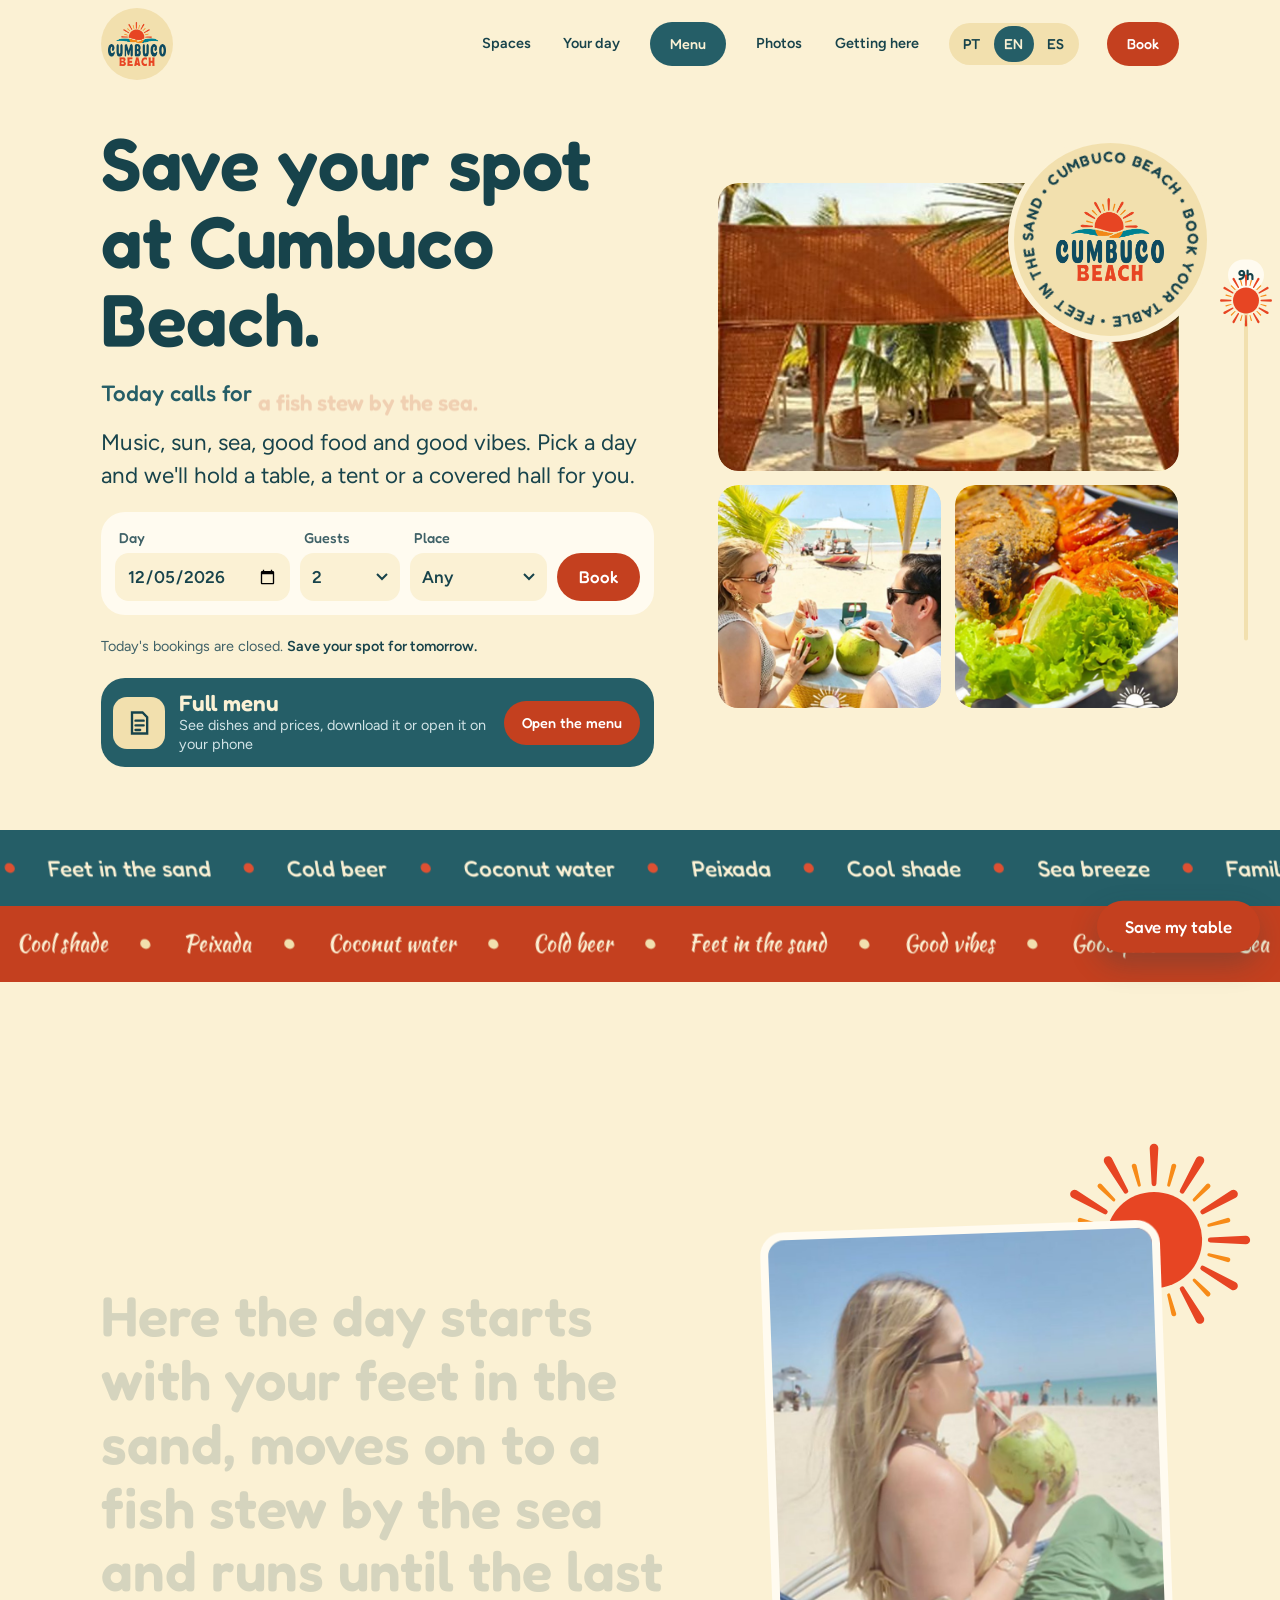
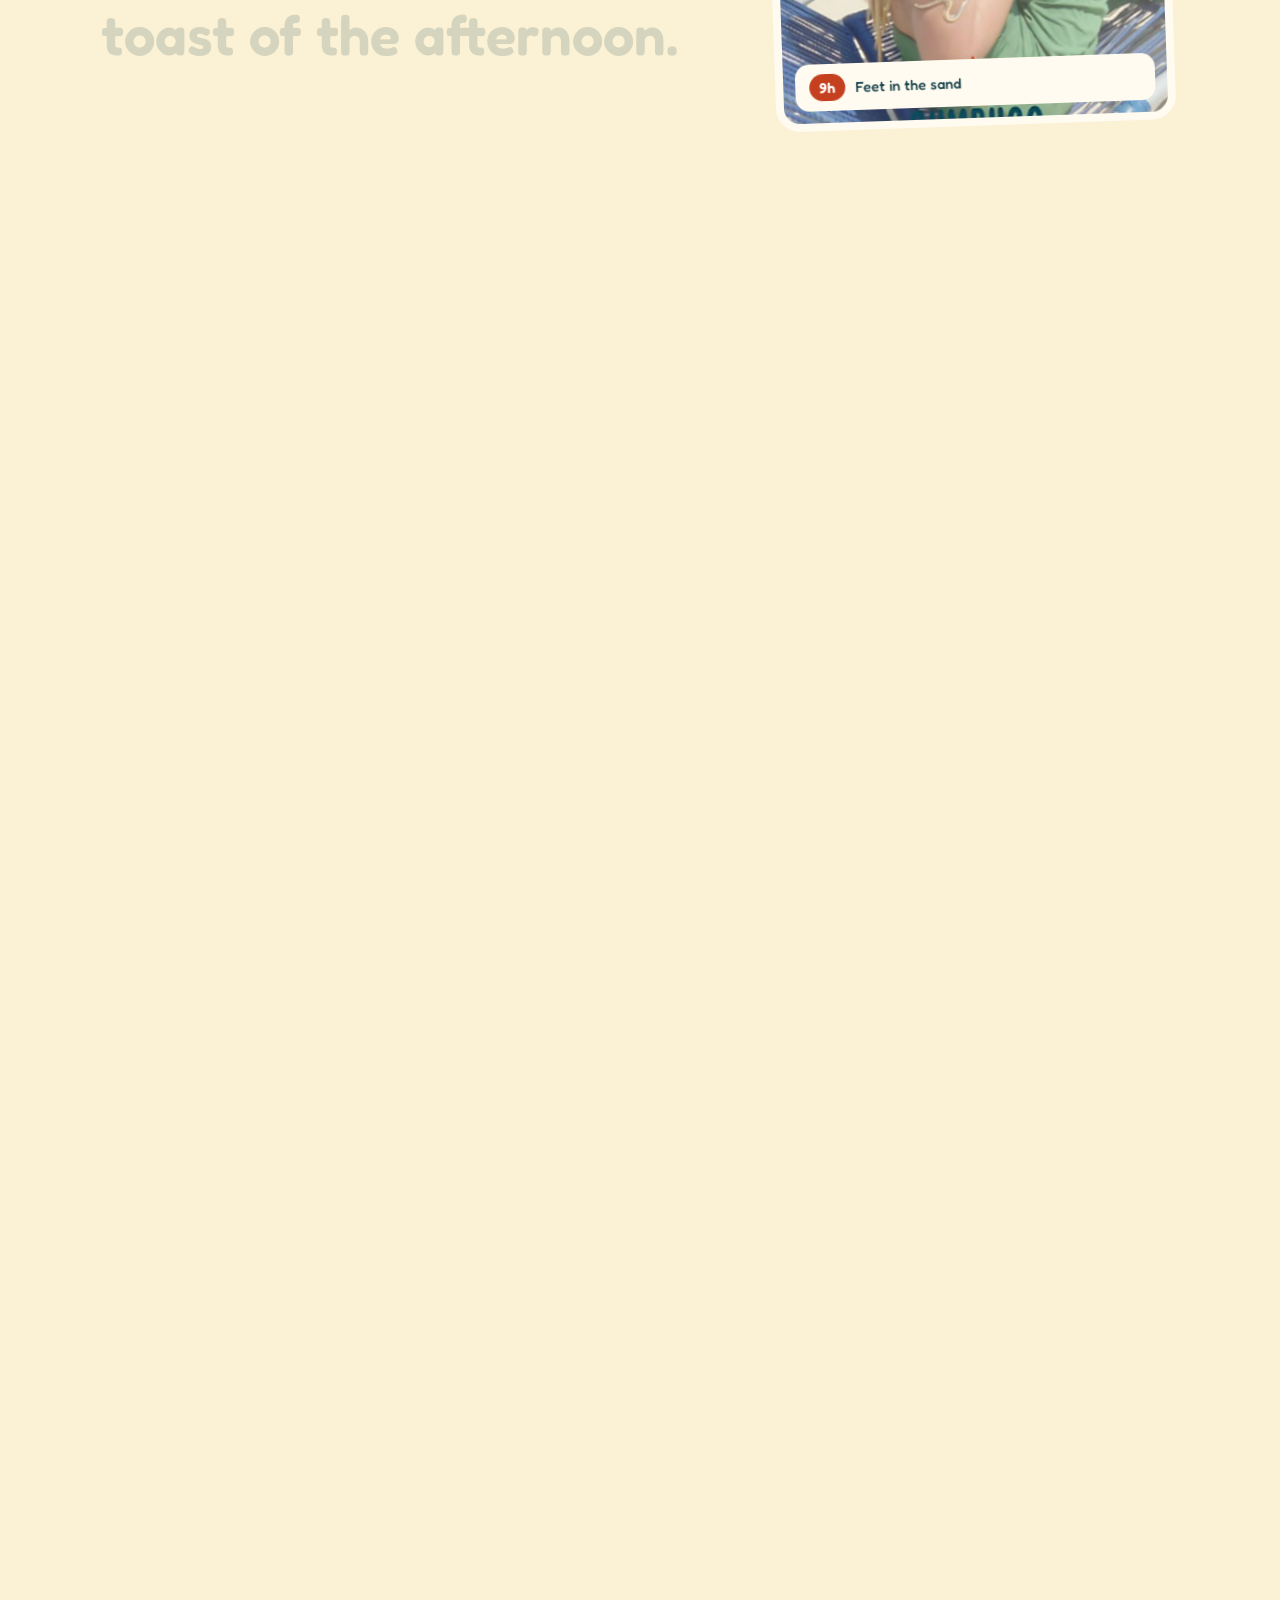
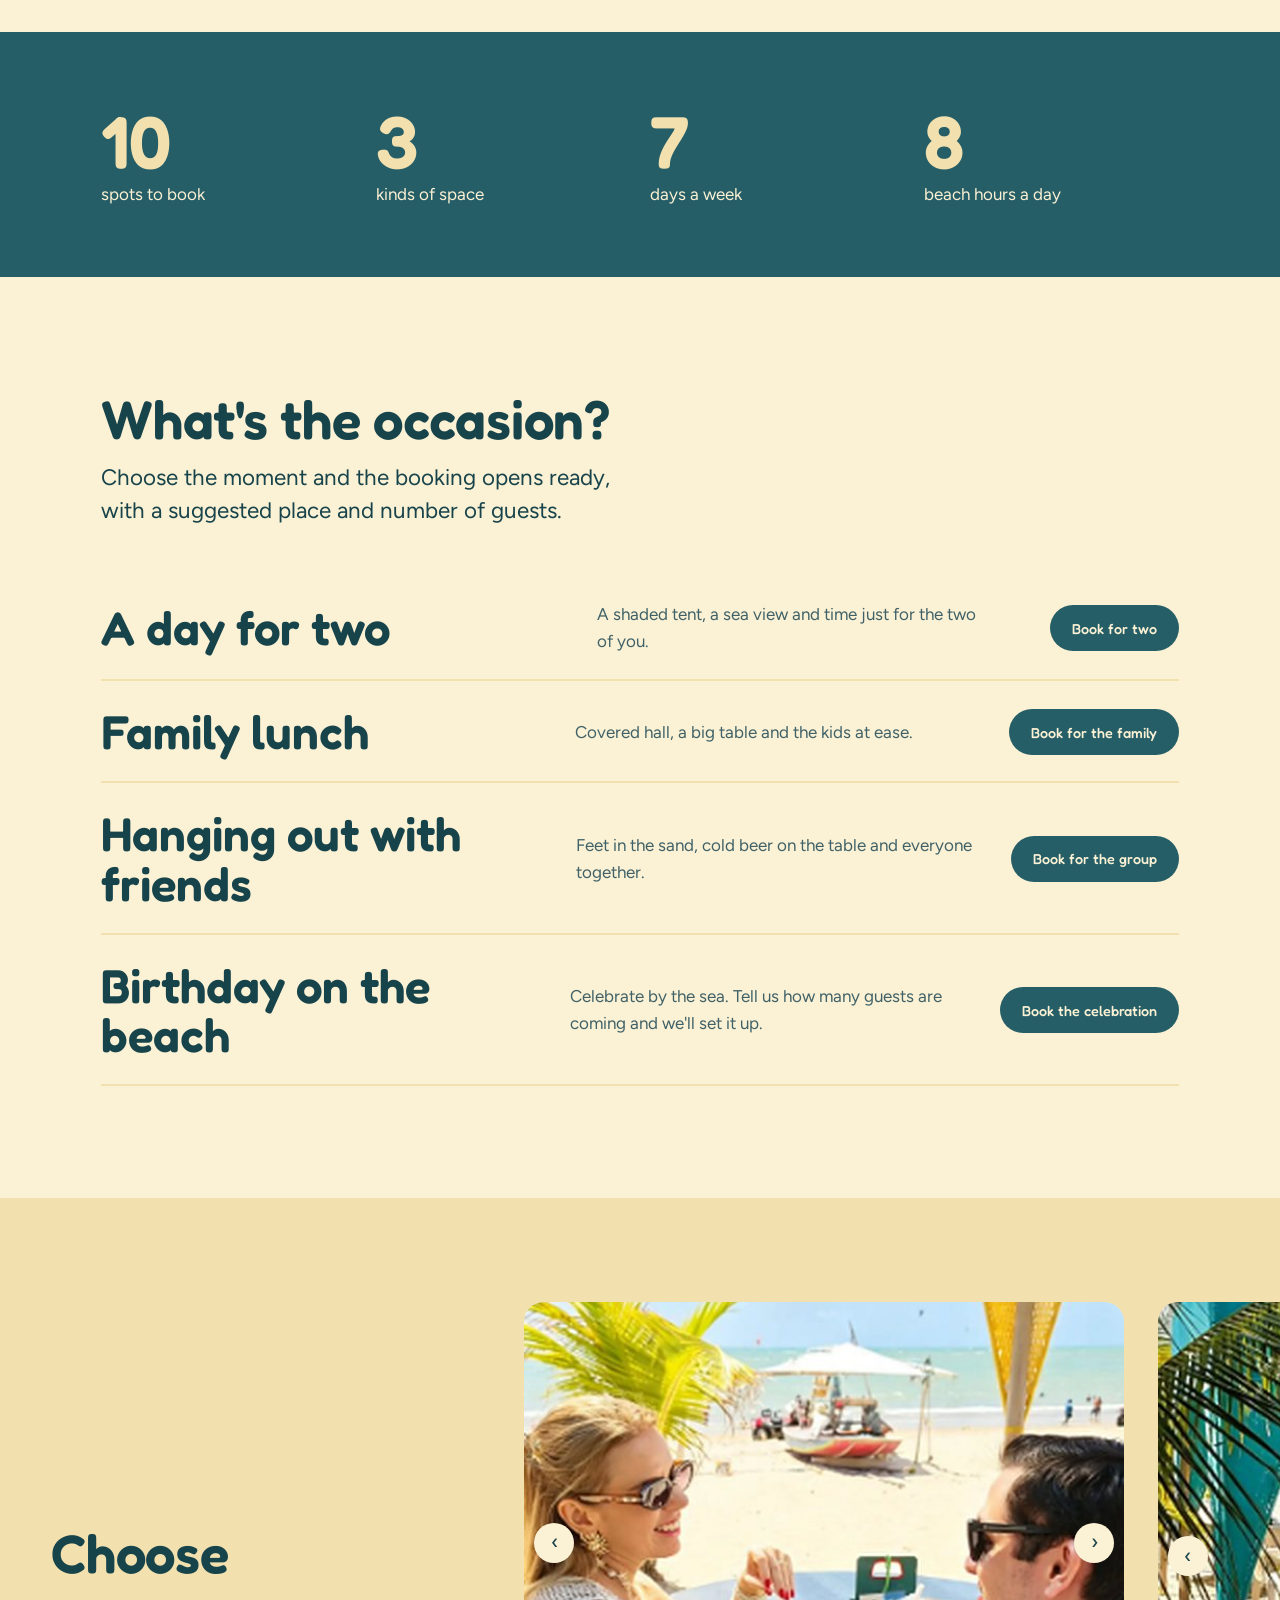
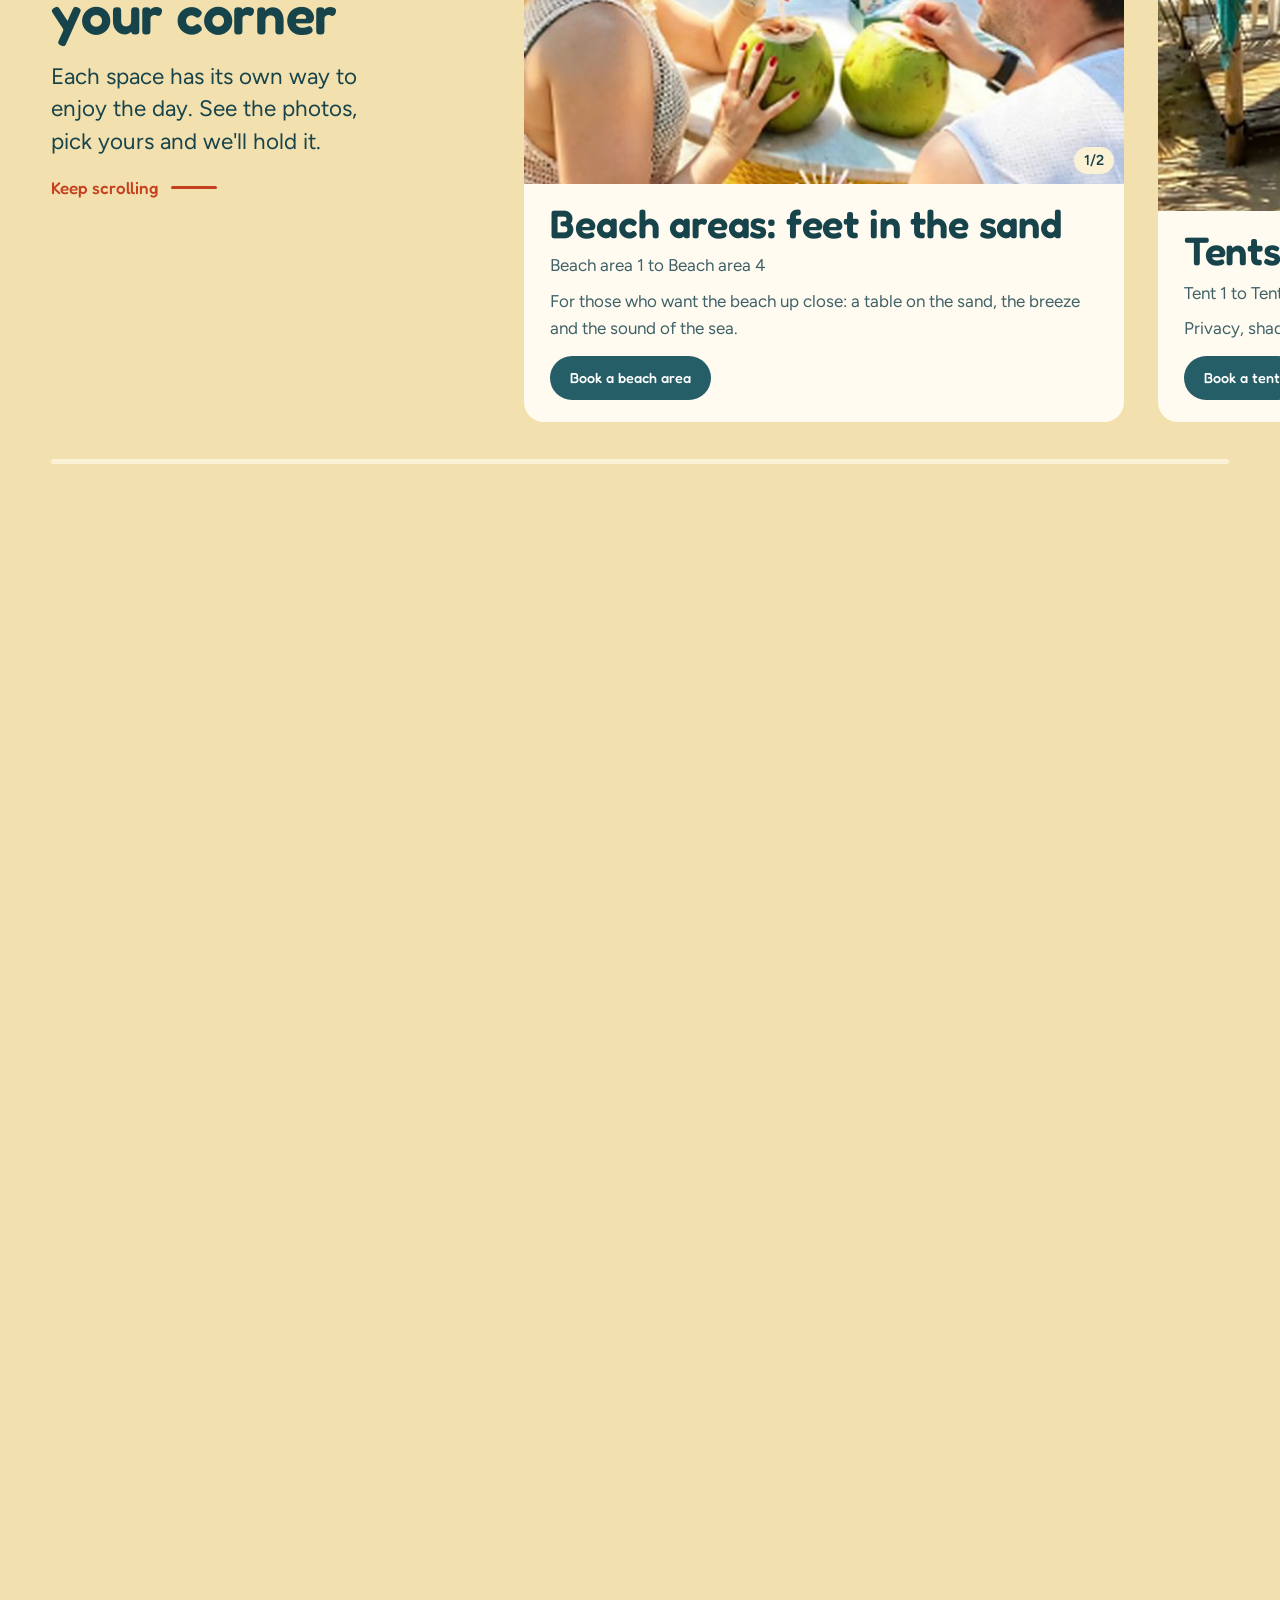
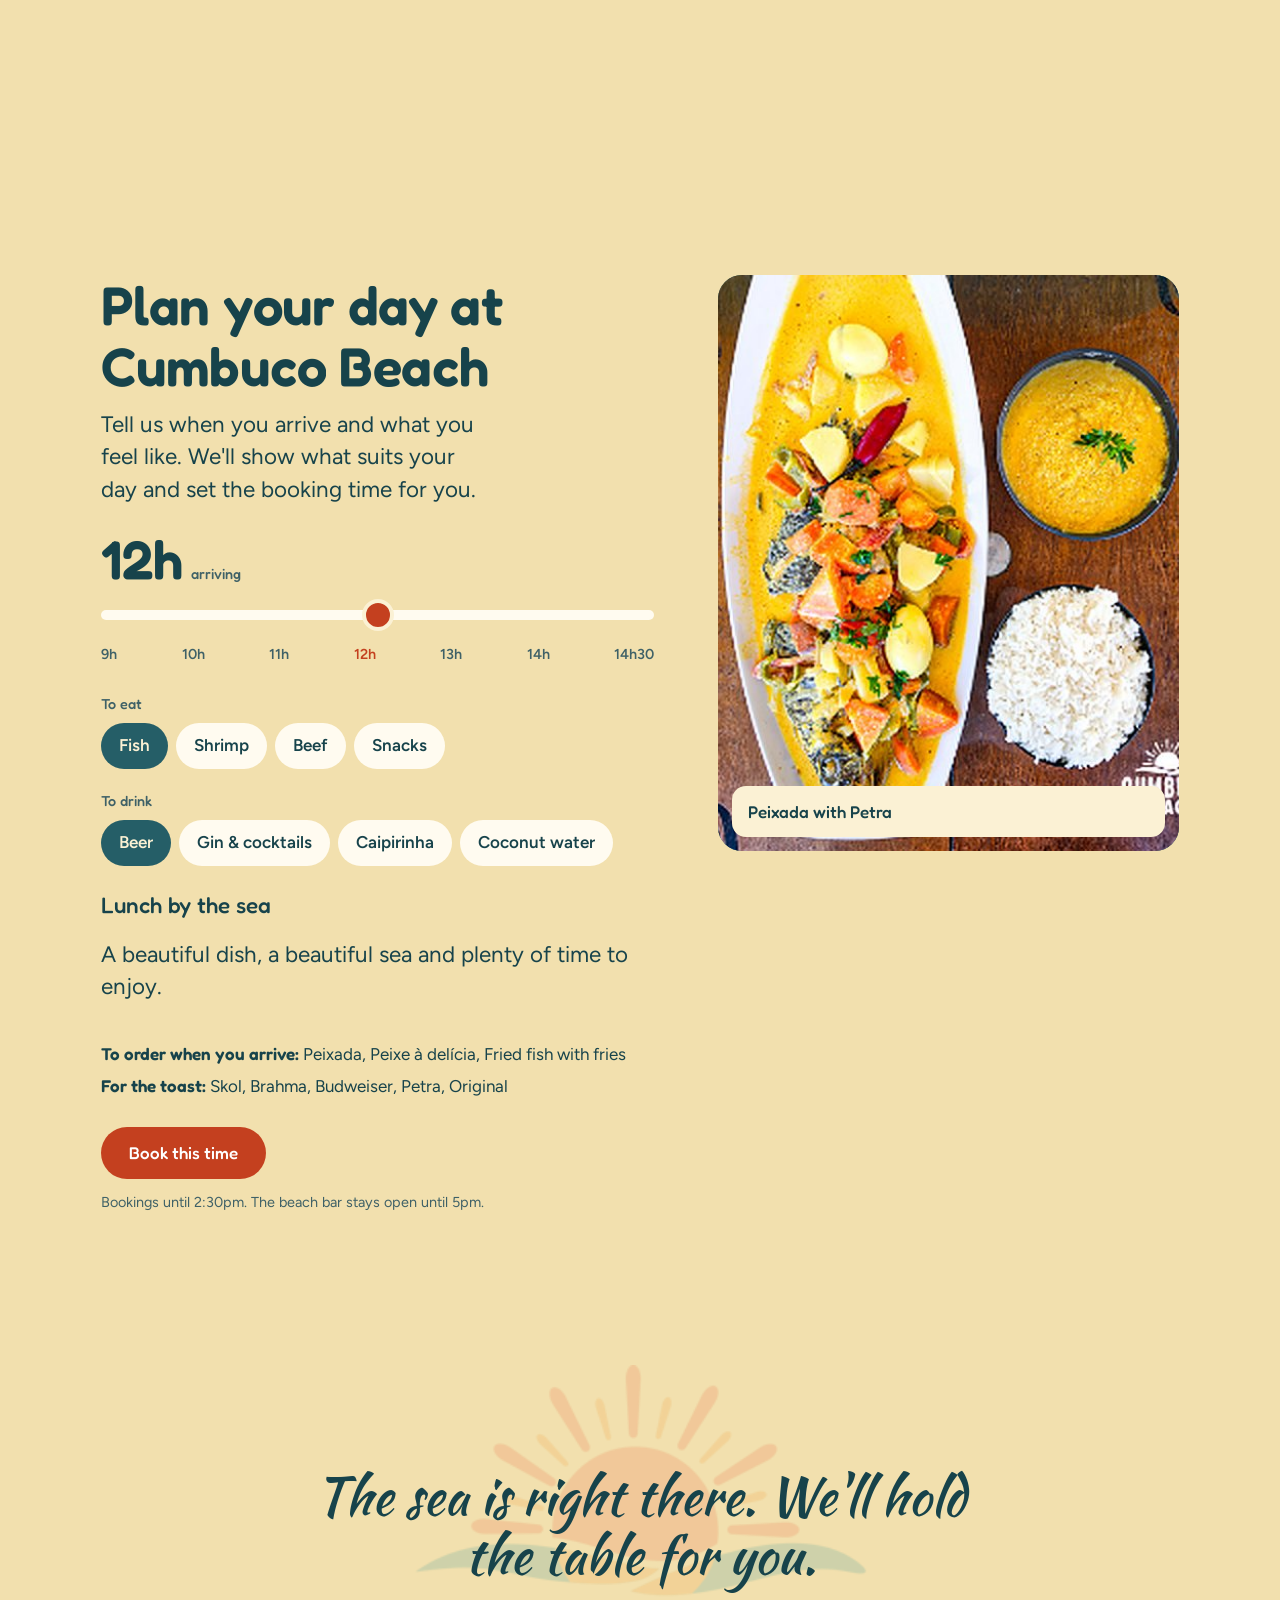
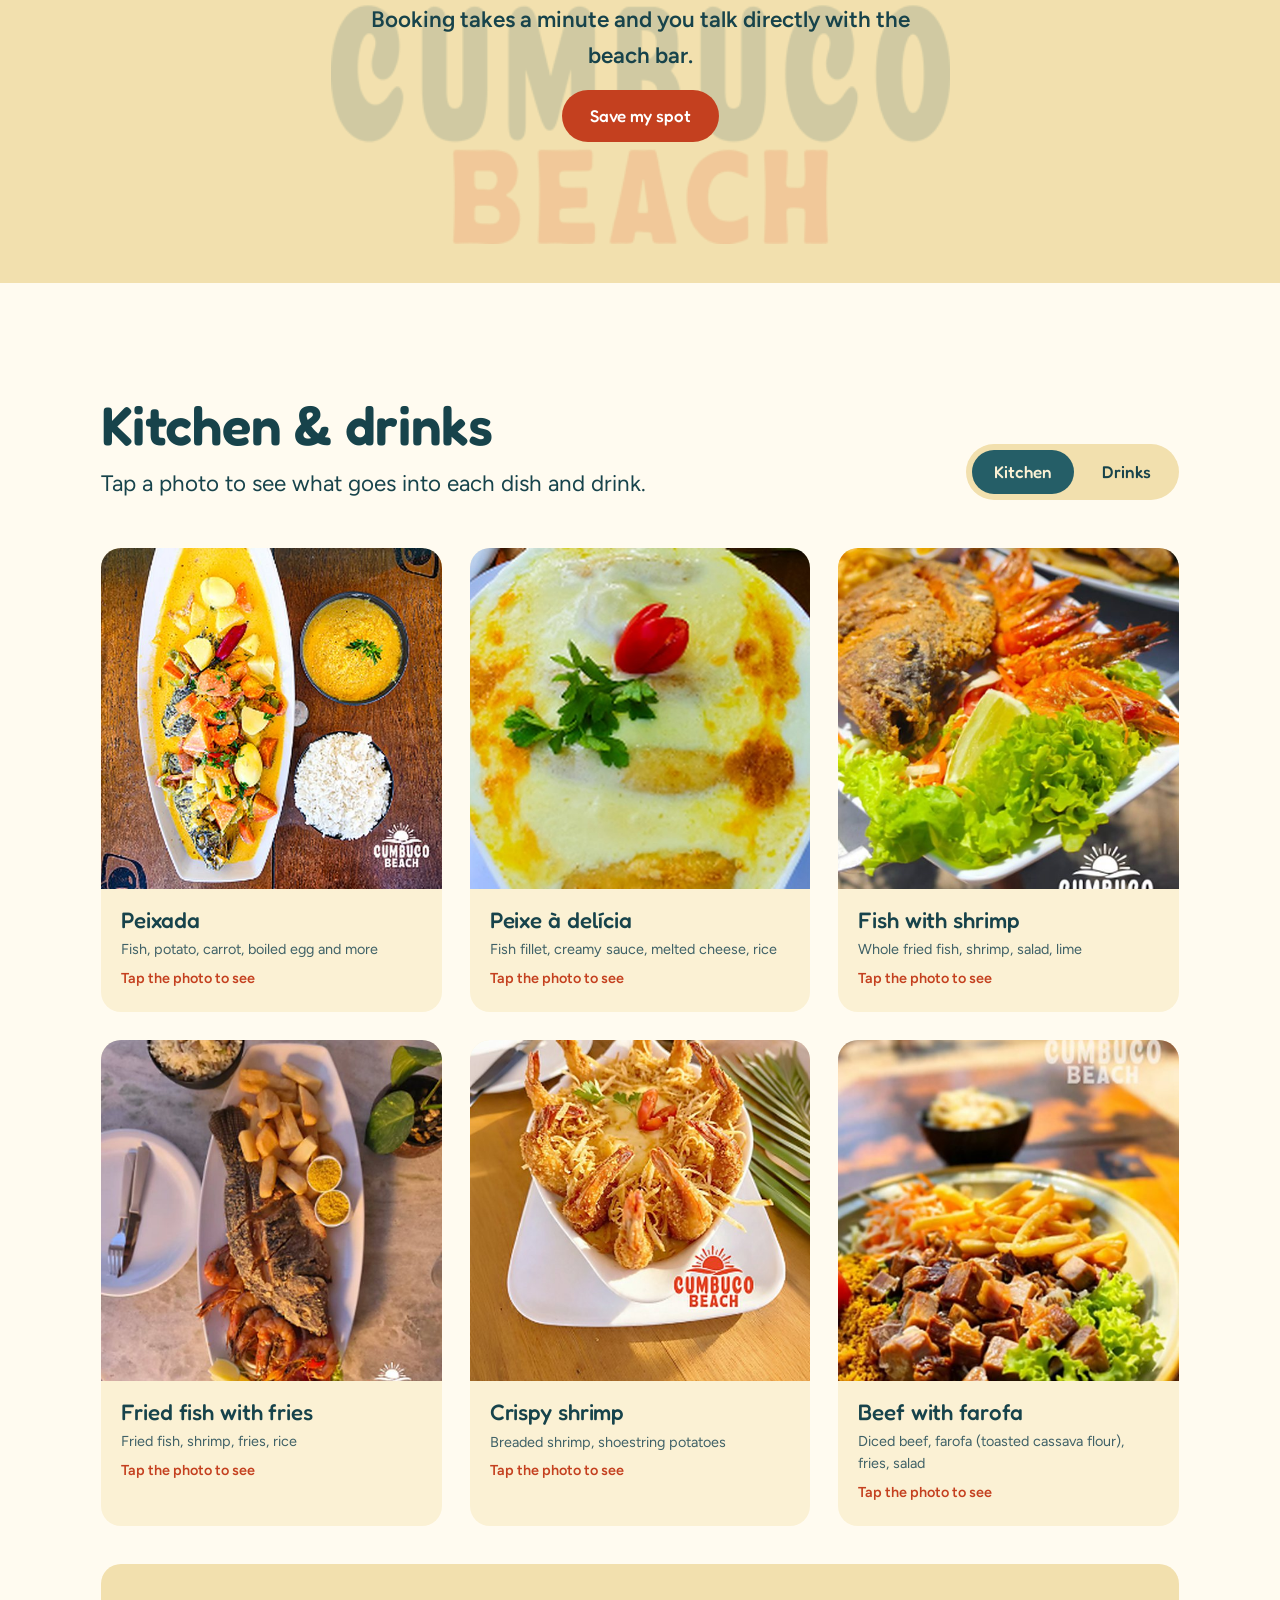
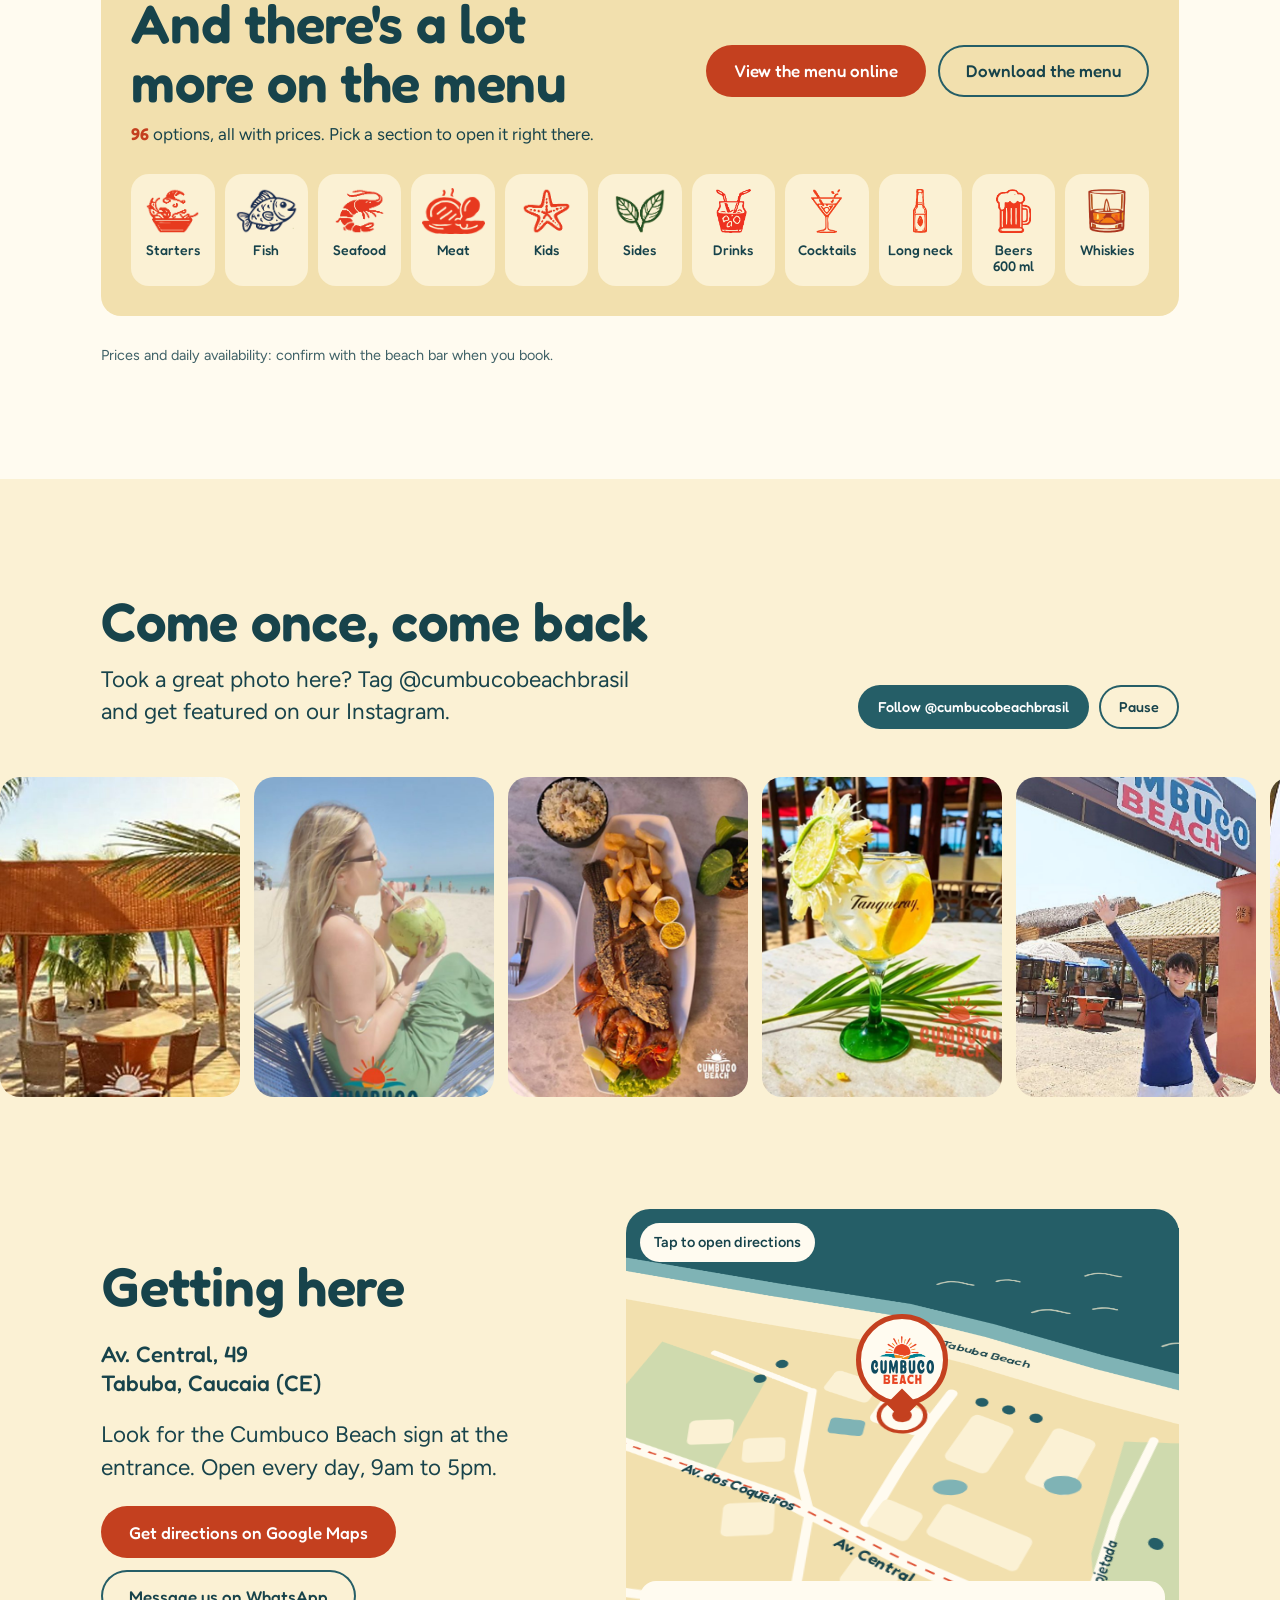
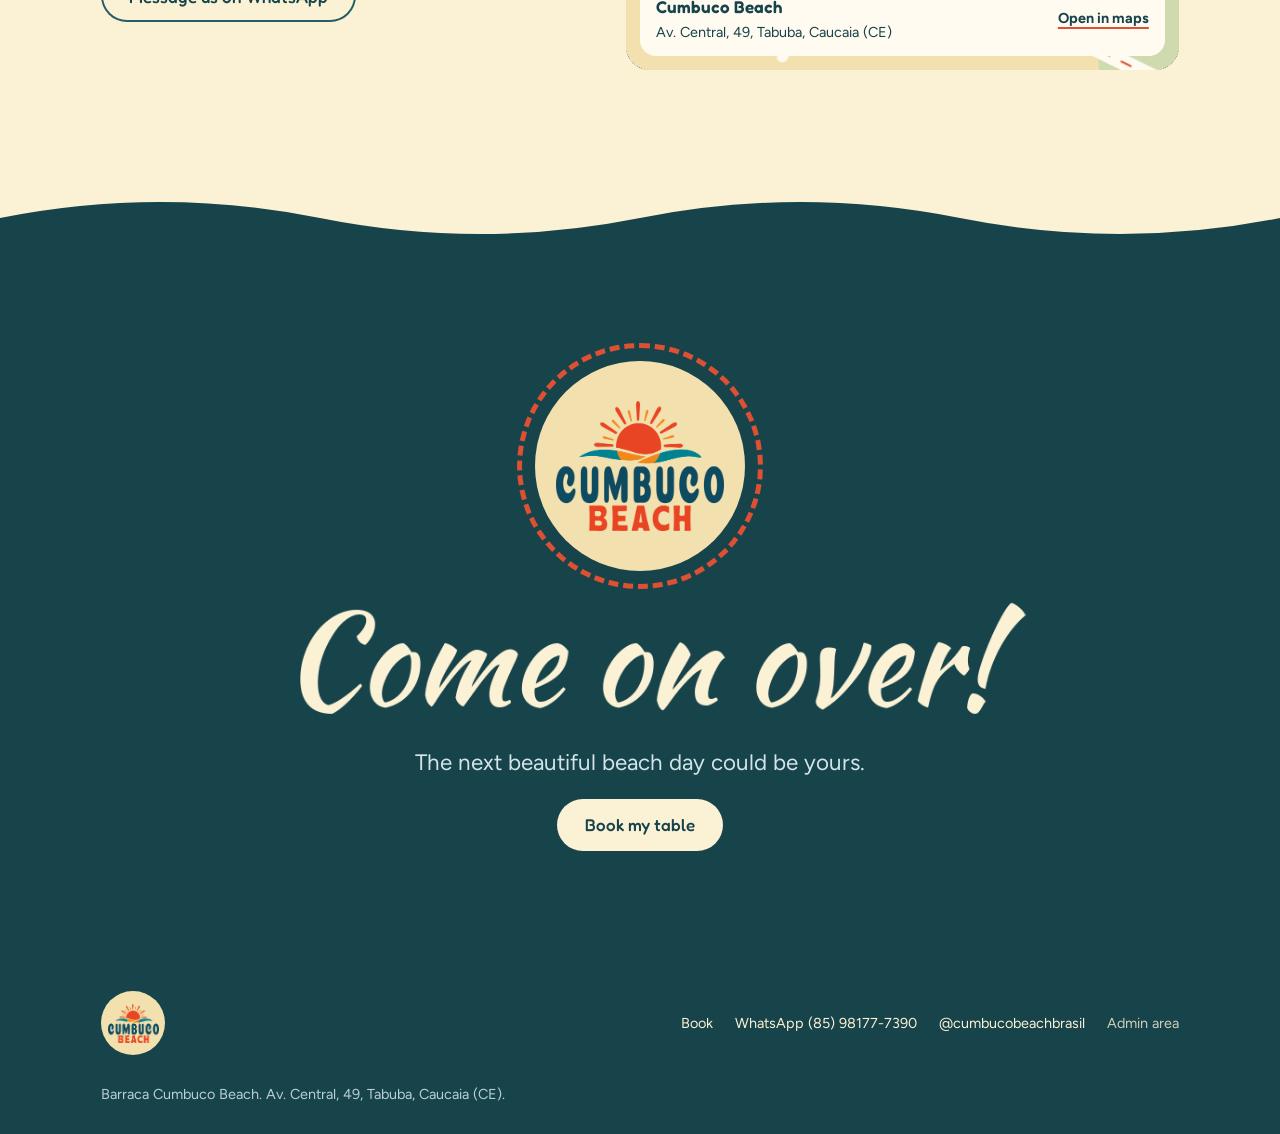
<file: index.html>
<!doctype html>
<html lang="pt-BR" class="no-js">
<head>
<meta charset="utf-8">
<meta name="viewport" content="width=device-width,initial-scale=1">
<title>Cumbuco Beach | Guarde seu lugar de frente pro mar</title>
<meta name="description" content="Música, sol, mar, comida boa e alegria. Guarde sua mesa, tenda ou salão na Barraca Cumbuco Beach, em Tabuba, Caucaia (CE), direto pelo WhatsApp.">
<meta name="theme-color" content="#FBF1D4">
<meta property="og:type" content="website">
<meta property="og:title" content="Cumbuco Beach | Guarde seu lugar de frente pro mar">
<meta property="og:description" content="Música, sol, mar, comida boa e alegria. Reserve sua mesa, tenda ou salão direto pelo WhatsApp.">
<meta property="og:image" content="img/tenda-laranja.jpg">
<meta property="og:locale" content="pt_BR">
<meta name="twitter:card" content="summary_large_image">
<script type="application/ld+json">{"@context":"https://schema.org","@type":"Restaurant","name":"Barraca Cumbuco Beach","image":"img/tenda-laranja.jpg","telephone":"+55 85 98177-7390","servesCuisine":["Frutos do mar","Brasileira"],"address":{"@type":"PostalAddress","streetAddress":"Av. Central, 49","addressLocality":"Caucaia","addressRegion":"CE","addressCountry":"BR"},"openingHoursSpecification":[{"@type":"OpeningHoursSpecification","dayOfWeek":["Monday","Tuesday","Wednesday","Thursday","Friday","Saturday","Sunday"],"opens":"09:00","closes":"17:00"}],"acceptsReservations":"True","sameAs":["https://www.instagram.com/cumbucobeachbrasil/"]}</script>
<script>document.documentElement.classList.remove('no-js');document.documentElement.classList.add('js')</script>
<link rel="stylesheet" href="css/site.css">
<link rel="stylesheet" href="css/fx.css">
<link rel="stylesheet" href="css/menu.css">
</head>
<body>
<div class="ld" id="ld" aria-hidden="true"><div class="ld__logo"><i class="ld__rays"></i><img src="img/logo.png" alt=""></div><span class="ld__bar"><i></i></span></div>
<div class="day" id="day" aria-hidden="true"><span class="day__h" id="day-h">9h</span><span class="day__track"><i class="day__sun" id="day-sun"></i></span></div>

<header class="nav" id="nav">
  <div class="wrap nav__in">
    <a class="nav__logo" href="index.html" aria-label="Início"><span class="badge"><img src="img/logo.png" alt="" width="420" height="325"></span></a>
    <nav class="nav__links" aria-label="Principal">
      <span class="status" id="status" role="status"><i></i><span>Aberto todos os dias, das 9h às 17h</span></span>
      <a href="#ambientes">Ambientes</a>
      <a href="#seu-dia">Seu dia</a>
      <a class="btn btn--sm btn--teal nav__menu" href="cardapio.html">Cardápio</a>
      <a href="#fotos">Fotos</a>
      <a href="#chegar">Como chegar</a>
      <div class="lang" id="lang" role="group" aria-label="Idioma"></div>
      <a class="btn btn--sm" href="reservar.html">Reservar</a>
    </nav>
  </div>
</header>

<main id="topo">

  <section class="hero" aria-label="Início">
    <div class="wrap"><p class="aviso" id="aviso" role="status" hidden></p></div>
    <div class="wrap hero__in">
      <div class="hero__text">
        <h1>Guarde seu lugar na <span data-nome>Cumbuco Beach</span>.</h1>
        <p class="rot" aria-live="off">Hoje combina com <b id="rot">um coco gelado.</b></p>
        <p class="lead">Música, sol, mar, comida boa e alegria. Escolha o dia e a gente separa a mesa, a tenda ou o salão para você.</p>
        <form class="quick" id="quick" action="reservar.html" method="get" aria-label="Começar uma reserva">
          <div><label for="q-data">Dia</label><input id="q-data" name="data" type="date" required></div>
          <div><label for="q-pes">Pessoas</label>
            <select id="q-pes" name="pes"><option>2</option><option>3</option><option>4</option><option>5</option><option>6</option><option>7</option><option>8</option><option>9</option><option>10</option><option>11</option><option>12</option><option value="mais de 12">12+</option><option>1</option></select></div>
          <div><label for="q-amb">Lugar</label>
            <select id="q-amb" name="amb"><option value="">Qualquer</option><option value="Área">Área</option><option value="Tenda">Tenda</option><option value="Salão">Salão</option></select></div>
          <button class="btn" type="submit">Reservar</button>
        </form>
        <div class="hero__live" id="live" role="status"></div>
        <a class="hmenu" href="cardapio.html"><span class="hmenu__ic" aria-hidden="true"></span><span><b>Cardápio completo</b><small>Veja os pratos e preços, baixe ou abra no celular</small></span><span class="hmenu__go">Abrir cardápio</span></a>
      </div>
      <div class="mwrap">
        <div class="spin" id="spin"><svg viewBox="0 0 200 200" class="spin__t" aria-hidden="true"><defs><path id="circ" d="M100,100 m-80,0 a80,80 0 1,1 160,0 a80,80 0 1,1 -160,0"/></defs><text><textPath href="#circ" id="spin-tx" textLength="495"></textPath></text></svg><img src="img/logo.png" alt="Barraca Cumbuco Beach" width="420" height="325"></div>
        <div class="mosaic" id="mosaic">
          <figure class="wide" data-speed="-.06"><img id="h0" src="img/tenda-laranja.jpg" alt="Foto da barraca em destaque" width="576" height="492"></figure>
          <figure class="sq" data-speed=".05"><img id="h1" src="img/casal-coco.jpg" alt="Clientes na barraca" width="576" height="742"></figure>
          <figure class="sq" data-speed="-.12"><img id="h2" src="img/peixe-camarao.jpg" alt="Prato da casa" width="580" height="718"></figure>
        </div>
      </div>
    </div>
  </section>

  <div class="marq" aria-label="O que você encontra por aqui"><div class="marq__t" id="marq"></div></div>
  <div class="marq marq--b" aria-hidden="true"><div class="marq__t" id="marq2"></div></div>

  <section class="say" id="say" aria-label="O dia na barraca">
    <div class="say__pin"><div class="wrap say__g">
      <p class="say__p" id="say-p">Aqui o dia começa com o pé na areia, passa por uma peixada de frente pro mar e segue até o último brinde da tarde.</p>
      <div class="say__pics" id="say-pics" aria-hidden="true">
        <figure><img src="img/coco-praia.jpg" alt=""><figcaption><b>9h</b> <span>Pé na areia</span></figcaption></figure>
        <figure><img src="img/peixada.jpg" alt=""><figcaption><b>12h</b> <span>Almoço de frente pro mar</span></figcaption></figure>
        <figure><img src="img/gin-tonica.jpg" alt=""><figcaption><b>15h</b> <span>A tarde pede um brinde</span></figcaption></figure>
        <i class="say__sun"></i>
      </div>
    </div></div>
  </section>

  <section class="stats" aria-label="A barraca em números"><div class="wrap stats__g" id="stats"></div></section>

  <section class="sect agenda" id="agenda" aria-labelledby="h-ag" hidden>
    <div class="wrap">
      <div class="head rv">
        <h2 id="h-ag">Vem aí na <span data-nome>Cumbuco Beach</span></h2>
        <p class="lead">Escolha a data e já garanta o seu lugar.</p>
      </div>
      <div class="evs" id="evs"></div>
    </div>
  </section>

  <section class="sect" id="ocasioes" aria-labelledby="h-why">
    <div class="wrap">
      <div class="head rv">
        <h2 id="h-why">Qual é a ocasião?</h2>
        <p class="lead">Escolha o momento e a reserva já abre pronta, com o lugar e o número de pessoas sugeridos.</p>
      </div>
      <div class="occ" id="occ">
        <a class="occ__i rv" href="reservar.html?oca=Encontro+a+dois&amb=Tenda&pes=2" data-img="img/casal-coco.jpg"><img class="occ__img" src="img/casal-coco.jpg" alt="" loading="lazy" decoding="async"><span class="occ__n">Dia a dois</span><span class="occ__d">Tenda com sombra, vista pro mar e tempo só pra vocês.</span><span class="occ__go">Reservar para dois</span></a>
        <a class="occ__i rv" href="reservar.html?oca=Almo%C3%A7o+em+fam%C3%ADlia&amb=Sal%C3%A3o&pes=4&hor=12h" data-img="img/peixada.jpg"><img class="occ__img" src="img/peixada.jpg" alt="" loading="lazy" decoding="async"><span class="occ__n">Almoço em família</span><span class="occ__d">Salão coberto, mesa grande e a criançada à vontade.</span><span class="occ__go">Reservar para a família</span></a>
        <a class="occ__i rv" href="reservar.html?oca=Turma+de+amigos&amb=%C3%81rea&pes=6" data-img="img/cervejas.jpg"><img class="occ__img" src="img/cervejas.jpg" alt="" loading="lazy" decoding="async"><span class="occ__n">Resenha com a turma</span><span class="occ__d">Pé na areia, gelada na mesa e todo mundo junto.</span><span class="occ__go">Reservar para a turma</span></a>
        <a class="occ__i rv" href="reservar.html?oca=Anivers%C3%A1rio&amb=Sal%C3%A3o&pes=mais+de+12" data-img="img/tenda-laranja.jpg"><img class="occ__img" src="img/tenda-laranja.jpg" alt="" loading="lazy" decoding="async"><span class="occ__n">Aniversário na praia</span><span class="occ__d">Comemore de frente pro mar. Conte quantos convidados vêm e a gente organiza.</span><span class="occ__go">Reservar a comemoração</span></a>
      </div>
    </div>
    <div class="peek" id="peek" aria-hidden="true"><img alt=""></div>
  </section>

  <section class="hz" id="ambientes" aria-labelledby="h-amb">
    <div class="hz__pin">
      <div class="hz__track" id="spaces">
        <div class="hz__intro">
          <h2 id="h-amb">Escolha o seu cantinho</h2>
          <p class="lead">Cada ambiente tem um jeito de curtir o dia. Veja as fotos, escolha o seu e a gente guarda.</p>
          <p class="hz__hint">Continue rolando</p>
        </div>
      </div>
      <span class="hz__bar"><i id="hz-bar"></i></span>
    </div>
  </section>

  <section class="sect plan" id="seu-dia" aria-labelledby="h-plan">
    <div class="wrap plan__grid">
      <div class="plan__ctl">
        <div class="head rv" style="margin:0">
          <h2 id="h-plan">Monte o seu dia na <span data-nome>Cumbuco Beach</span></h2>
          <p class="lead">Diga a que horas chega e o que está com vontade. A gente mostra o que combina com o seu dia e já deixa o horário da reserva escolhido.</p>
        </div>
        <div class="time">
          <label class="sr" for="hora">Horário de chegada</label>
          <div class="time__big" id="hora-t" aria-hidden="true">12h<small>chegando</small></div>
          <input id="hora" type="range" min="0" max="6" step="1" value="3" aria-valuetext="12h">
          <div class="ticks" id="ticks" aria-hidden="true"><span>9h</span><span>10h</span><span>11h</span><span>12h</span><span>13h</span><span>14h</span><span>14h30</span></div>
        </div>
        <fieldset class="grp">
          <legend>Pra comer</legend>
          <div class="chips" role="radiogroup" aria-label="Pra comer">
            <label class="chip"><input type="radio" name="comer" value="peixe" checked><span>Peixe</span></label>
            <label class="chip"><input type="radio" name="comer" value="camarao"><span>Camarão</span></label>
            <label class="chip"><input type="radio" name="comer" value="carne"><span>Carne</span></label>
            <label class="chip"><input type="radio" name="comer" value="petiscos"><span>Petiscos</span></label>
          </div>
        </fieldset>
        <fieldset class="grp">
          <legend>Pra beber</legend>
          <div class="chips" role="radiogroup" aria-label="Pra beber">
            <label class="chip"><input type="radio" name="beber" value="cerveja" checked><span>Cerveja</span></label>
            <label class="chip"><input type="radio" name="beber" value="gin"><span>Gin e drinks</span></label>
            <label class="chip"><input type="radio" name="beber" value="caipirinha"><span>Caipirinha</span></label>
            <label class="chip"><input type="radio" name="beber" value="coco"><span>Água de coco</span></label>
          </div>
        </fieldset>
        <div class="scene" id="scene" aria-live="polite"><h3 id="sc-t"></h3><p id="sc-p"></p></div>
        <div class="picks" id="picks"></div>
        <div class="plan__go">
          <a class="btn" id="plan-go" href="reservar.html">Reservar nesse horário</a>
          <span class="small">Reservas até as 14h30. A barraca fica aberta até as 17h.</span>
        </div>
      </div>
      <div class="stack" id="stack">
        <img data-c="peixe" src="img/peixada.jpg" alt="Peixada servida em travessa, com pirão e arroz" loading="lazy">
        <img data-c="camarao" src="img/camarao-crocante.jpg" alt="Camarões empanados" loading="lazy">
        <img data-c="carne" src="img/carne-farofa.jpg" alt="Carne em cubos com farofa e fritas" loading="lazy">
        <img data-c="petiscos" src="img/skol-bolinhos.jpg" alt="Bolinhos com cerveja gelada" loading="lazy">
        <p class="stack__cap" id="stack-cap"></p>
      </div>
    </div>
  </section>

  <section class="quote" aria-label="Convite">
    <div class="wrap">
      <p class="script rv">O mar está logo ali. A mesa, a gente guarda pra você.</p>
      <p class="sub rv">Reservar leva um minuto e a conversa é direto com a barraca.</p>
      <a class="btn btn--cream rv" href="reservar.html">Guardar meu lugar</a>
    </div>
  </section>

  <section class="sect menu" id="cardapio" aria-labelledby="h-menu">
    <div class="wrap">
      <div class="head head--row rv">
        <div class="head" style="margin:0">
          <h2 id="h-menu">Cozinha e drinks</h2>
          <p class="lead">Toque na foto para ver o que vai em cada prato e em cada drink.</p>
        </div>
        <div class="tabs" role="tablist" aria-label="Categorias do cardápio">
          <button class="tab" role="tab" id="t-coz" aria-selected="true" aria-controls="p-coz" type="button">Cozinha</button>
          <button class="tab" role="tab" id="t-dri" aria-selected="false" aria-controls="p-dri" type="button" tabindex="-1">Drinks</button>
        </div>
      </div>
      <div class="dishes" id="p-coz" role="tabpanel" aria-labelledby="t-coz"></div>
      <div class="dishes" id="p-dri" role="tabpanel" aria-labelledby="t-dri" hidden></div>
      <div class="mcta rv">
        <div class="mcta__t">
          <h3>E tem muito mais no cardápio</h3>
          <p><b id="mtotal">96</b> <span>opções, todas com preço.</span> <span id="mdica" hidden>Escolha uma parte e abra direto nela.</span></p>
        </div>
        <div class="mcta__act">
          <a class="btn" href="cardapio.html">Ver cardápio online</a>
          <a class="btn btn--line" href="cardapio.html#opcoes">Baixar cardápio</a>
        </div>
        <nav class="partes" id="mpartes" aria-label="Partes do cardápio" hidden></nav>
      </div>
      <p class="small menu__note">Valores e disponibilidade do dia: confirme com a barraca na hora da reserva.</p>
    </div>
  </section>

  <section class="sect" id="fotos" aria-labelledby="h-fotos">
    <div class="wrap">
      <div class="head head--row rv">
        <div class="head" style="margin:0">
          <h2 id="h-fotos">Quem vem, volta</h2>
          <p class="lead">Tirou uma foto bonita por aqui? Marque @cumbucobeachbrasil e apareça no nosso Instagram.</p>
        </div>
        <div class="gal__tools">
          <a class="btn btn--sm btn--teal" href="https://www.instagram.com/cumbucobeachbrasil/" target="_blank" rel="noopener">Seguir @cumbucobeachbrasil</a>
          <button class="btn btn--sm btn--line" type="button" id="gpause" aria-pressed="false">Pausar</button>
        </div>
      </div>
    </div>
    <div class="strip" id="strip"><div class="track" id="track"></div></div>
  </section>

  <section class="sect" id="chegar" aria-labelledby="h-chegar" style="padding-top:0">
    <div class="wrap where__grid">
      <div class="where__txt">
        <h2 id="h-chegar" class="rv">Como chegar</h2>
        <p class="addr rv">Av. Central, 49<br>Tabuba, Caucaia (CE)</p>
        <p class="lead rv">Procure o letreiro <span data-nome>Cumbuco Beach</span> na entrada. Abrimos todos os dias, das 9h às 17h.</p>
        <div class="where__act rv">
          <a class="btn" href="https://www.google.com/maps/search/?api=1&query=Barraca+Cumbuco+Beach+Av.+Central+49+Tabuba+Caucaia+CE" target="_blank" rel="noopener">Traçar rota no Google Maps</a>
          <a class="btn btn--line" href="https://wa.me/5585981777390" target="_blank" rel="noopener">Chamar no WhatsApp</a>
        </div>
      </div>
      <a class="map rv" href="https://www.google.com/maps/search/?api=1&query=Barraca+Cumbuco+Beach+Av.+Central+49+Tabuba+Caucaia+CE" target="_blank" rel="noopener" aria-label="Abrir a localização da barraca no Google Maps: Av. Central, 49, Tabuba, Caucaia, Ceará">
        <span class="map__plane" aria-hidden="true"><svg viewBox="0 0 1000 800" preserveAspectRatio="xMidYMid slice">
          <rect width="1000" height="800" fill="#F2E0AE"/>
          <g transform="translate(500 360) scale(.82) translate(-308 -235)">
            <!-- desenhado a partir da posição real: mar a nordeste, praia em diagonal, ruas de Tabuba -->
            <rect x="-400" y="-400" width="1900" height="1500" fill="#F2E0AE"/>
            <path d="M600 300L900 330 1500 560V1100H430L520 480Z" fill="#CFDAAE"/>
            <path d="M-40 60L120 150 60 330-120 250Z" fill="#CFDAAE"/>
            <path d="M-300 -200L120 -60 330 5 450 60 600 140 760 215 912 280 1500 520" fill="none" stroke="#FBF1D4" stroke-width="170" stroke-linejoin="round"/>
            <path d="M-300 -400H1600V560L912 280 760 215 600 140 450 60 330 5 120 -60 -300 -200Z" fill="#255E67"/>
            <path d="M-300 -200L120 -60 330 5 450 60 600 140 760 215 912 280 1500 520" fill="none" stroke="#7FB3B5" stroke-width="34" stroke-linejoin="round"/>
            <g stroke="#FBF1D4" stroke-width="3.5" stroke-linecap="round" fill="none" opacity=".7"><path class="wv" d="M520 20q22-12 44 0t44 0 44 0"/><path class="wv" d="M700 110q22-12 44 0t44 0"/><path class="wv" d="M380 -60q22-12 44 0t44 0 44 0"/><path class="wv" d="M820 30q22-12 44 0t44 0"/><path class="wv" d="M620 -70q22-12 44 0t44 0"/></g>
            <g stroke="#FFFBF0" stroke-linecap="round" stroke-linejoin="round" fill="none">
              <path d="M-200 200L0 300 150 375 300 480 430 560 620 690" stroke-width="20"/>
              <path d="M255 418L300 330 345 250 380 195" stroke-width="16"/>
              <path d="M185 180L170 330 185 400 160 600" stroke-width="12"/>
              <path d="M640 300L560 430 480 600" stroke-width="12"/>
              <path d="M-200 470L40 520 160 590" stroke-width="12"/>
              <path d="M40 90L185 180" stroke-width="10"/>
            </g>
            <path d="M-200 200L0 300 150 375 300 480 430 560 620 690" fill="none" stroke="#DD5032" stroke-width="2.5" stroke-dasharray="12 12"/>
            <g fill="#FBF1D4"><rect x="205" y="150" width="70" height="46" rx="8" transform="rotate(28 240 173)"/><rect x="360" y="262" width="96" height="62" rx="10" transform="rotate(-58 408 293)"/><rect x="455" y="300" width="110" height="60" rx="10" transform="rotate(-58 510 330)"/><rect x="330" y="420" width="120" height="56" rx="8" transform="rotate(32 390 448)"/><rect x="262" y="392" width="56" height="50" rx="8" transform="rotate(32 290 417)"/><rect x="20" y="230" width="60" height="46" rx="8"/><rect x="95" y="268" width="56" height="44" rx="8"/><rect x="78" y="380" width="64" height="52" rx="8"/><rect x="226" y="480" width="60" height="44" rx="8" transform="rotate(32 256 502)"/></g>
            <g fill="#7FB3B5"><rect x="208" y="238" width="48" height="30" rx="6" transform="rotate(12 232 253)"/><ellipse cx="505" cy="372" rx="24" ry="16"/><ellipse cx="362" cy="368" rx="22" ry="13"/></g>
            <g fill="#255E67"><circle cx="420" cy="215" r="9"/><circle cx="455" cy="232" r="9"/><circle cx="490" cy="250" r="9"/><circle cx="140" cy="120" r="9"/><circle cx="110" cy="150" r="9"/><circle cx="330" cy="172" r="8"/><circle cx="600" cy="470" r="9"/><circle cx="700" cy="400" r="9"/></g>
            <rect x="268" y="212" width="74" height="50" rx="10" fill="#FFFBF0" transform="rotate(28 305 237)"/>
            <g font-family="Fredoka,sans-serif" fill="#17434B" font-size="21" font-weight="600">
              <text transform="translate(18 322) rotate(27)">Av. dos Coqueiros</text>
              <text transform="translate(214 452) rotate(34)">Av. Central</text>
              <text transform="translate(505 560) rotate(-62)" font-weight="500" font-size="19">R. Projetada</text>
              <text transform="translate(372 92) rotate(24)" font-weight="500">Praia de Tabuba</text>
            </g>
          </g>
          <circle class="ring" cx="500" cy="360" r="26" fill="none" stroke="#C4401F" stroke-width="5"/>
          <circle cx="500" cy="360" r="11" fill="#C4401F"/>
        </svg></span>
        <span class="map__tip">Toque para abrir a rota</span>
        <span class="map__dot" aria-hidden="true"></span>
        <span class="map__pin" aria-hidden="true"><span><img src="img/logo.png" alt=""></span></span>
        <span class="map__bar"><span><b data-nome>Cumbuco Beach</b><br>Av. Central, 49, Tabuba, Caucaia (CE)</span><u>Abrir no mapa</u></span>
      </a>
    </div>
  </section>

  <section class="final dark" id="final" aria-label="Convite final">
    <svg class="wave" viewBox="0 0 2400 80" preserveAspectRatio="none" aria-hidden="true"><path d="M0 40q150-40 300 0t300 0 300 0 300 0 300 0 300 0 300 0 300 0V80H0z"/></svg>
    <div class="wrap">
      <div class="final__logo rv"><i class="ld__rays"></i><img src="img/logo.png" alt="Barraca Cumbuco Beach" width="420" height="325"></div>
      <p class="script" id="vem">Vem pra cá!</p>
      <p class="lead rv">O próximo dia bonito de praia pode ser o seu.</p>
      <a class="btn btn--cream rv" href="reservar.html">Reservar minha mesa</a>
    </div>
  </section>

</main>

<footer class="foot dark">
  <div class="wrap">
    <div class="foot__in">
      <a class="nav__logo" href="#topo" aria-label="Voltar ao topo"><span class="badge" style="width:64px;height:64px"><img src="img/logo.png" alt="" width="420" height="325"></span></a>
      <nav class="foot__links" aria-label="Rodapé">
        <a href="reservar.html">Reservar</a>
        <a href="https://wa.me/5585981777390" target="_blank" rel="noopener">WhatsApp (85) 98177-7390</a>
        <a href="https://www.instagram.com/cumbucobeachbrasil/" target="_blank" rel="noopener">@cumbucobeachbrasil</a>
        <a class="foot__adm" href="admin.html">Área do administrador</a>
      </nav>
    </div>
    <p class="foot__legal">Barraca <span data-nome>Cumbuco Beach</span>. Av. Central, 49, Tabuba, Caucaia (CE).</p>
  </div>
</footer>

<div class="fab" id="fab"><a class="btn" href="reservar.html">Guardar minha mesa</a></div>

<dialog class="lb" id="lb" aria-label="Foto ampliada">
  <div class="lb__in">
    <img id="lb-img" alt="">
    <button class="x" type="button" aria-label="Fechar">×</button>
    <button class="p" type="button" aria-label="Foto anterior">‹</button>
    <button class="n" type="button" aria-label="Próxima foto">›</button>
  </div>
</dialog>

<dialog class="dm" id="dm" aria-labelledby="dm-nome">
  <div class="dm__in">
    <div class="dm__img"><img id="dm-img" alt=""></div>
    <div class="dm__t">
      <h3 id="dm-nome"></h3>
      <p class="price" id="dm-preco" hidden></p>
      <div id="dm-comp"></div>
      <a class="btn" id="dm-go" href="reservar.html">Reservar minha mesa</a>
    </div>
  </div>
  <button class="dm__x" type="button" aria-label="Fechar">×</button>
</dialog>

<script src="js/i18n.js"></script>
<script src="js/site.js"></script>
<script src="js/dados.js"></script>
<script src="js/fx.js"></script>
<script>
(function(){
var $=CB.$,$$=CB.$$,esc=CB.esc,reduce=CB.reduce,HORAS=CB.HORAS,T=CB.T;

/* topo: data padrão, aviso ao vivo, frase que muda */
var P0=CB.partes(), qd=$('#q-data'); qd.min=P0.iso; qd.value=CB.defIso();
function live(){
  var t=CB.partes().t, rs;
  if(t<540) rs=T('Abrimos hoje às 9h. Reservas até 14h30.');
  else if(t<870) rs='<b>'+T('Reservas de hoje abertas:')+'</b> '+T('faltam')+' '+CB.dur(870-t)+' '+T('para o último horário.');
  else rs=T('As reservas de hoje já encerraram.')+' <b>'+T('Guarde o seu lugar para amanhã.')+'</b>';
  $('#live').innerHTML='<span>'+rs+'</span>';
}
live(); setInterval(live,30000);
var u=CB.ultima();
if(u&&u.nome){var w=document.createElement('div');w.className='welcome';w.innerHTML='<span>'+T('Que bom te ver de novo,')+' <b>'+esc(u.nome.split(' ')[0])+'</b>.</span> <a class="link" href="reservar.html?repetir=1">'+T('Repetir minha última reserva')+'</a>';$('#live').after(w)}
var rotEl=$('#rot'), frases=['um coco gelado.','uma peixada de frente pro mar.','pé na areia.','música e boa companhia.','uma gelada com a turma.','camarão crocante e brisa.','uma caipirinha bem gelada.'].map(T), ri=0; rotEl.textContent=frases[0];
/* cada frase tem um tamanho: a linha guarda a altura da maior, para o formulário logo abaixo não subir e descer a cada troca */
var rotP=rotEl.parentNode, rotW=0;
function rotAltura(){
  if(innerWidth===rotW)return; rotW=innerWidth;
  var t=rotEl.textContent, m=0; rotP.style.minHeight='';
  frases.forEach(function(f){rotEl.textContent=f;m=Math.max(m,rotP.offsetHeight)});
  rotEl.textContent=t; rotP.style.minHeight=m+'px';
}
rotAltura(); addEventListener('resize',rotAltura);
if(document.fonts&&document.fonts.ready)document.fonts.ready.then(function(){rotW=0;rotAltura()});
if(!reduce&&rotEl.animate){setInterval(function(){
  ri=(ri+1)%frases.length;
  var out=rotEl.animate([{opacity:1,transform:'none'},{opacity:0,transform:'translateY(-40%)'}],{duration:240,easing:'ease-in',fill:'forwards'});
  out.onfinish=function(){rotEl.textContent=frases[ri];rotEl.animate([{opacity:0,transform:'translateY(40%)'},{opacity:1,transform:'none'}],{duration:520,easing:'cubic-bezier(.16,1,.3,1)',fill:'forwards'})};
},3400)}
var mos=$('#mosaic');
if(!reduce&&matchMedia('(pointer:fine)').matches){$('.hero').addEventListener('pointermove',function(e){mos.style.setProperty('--mx',((e.clientX/innerWidth)-.5).toFixed(3));mos.style.setProperty('--my',((e.clientY/innerHeight)-.5).toFixed(3))})}

/* mapa: acompanha o mouse */
var map=$('.map');
if(!reduce&&matchMedia('(pointer:fine)').matches){
  map.addEventListener('pointermove',function(e){var r=map.getBoundingClientRect();map.classList.add('live');map.style.setProperty('--rz',(((e.clientX-r.left)/r.width-.5)*-22).toFixed(1));map.style.setProperty('--rx',(((e.clientY-r.top)/r.height-.5)*-12).toFixed(1))});
  map.addEventListener('pointerleave',function(){map.classList.remove('live')});
}

/* botão flutuante */
var fab=$('#fab'), fin=$('#final');
addEventListener('scroll',function(){var b=fin.getBoundingClientRect();fab.classList.toggle('on',scrollY>innerHeight*.7&&!(b.top<innerHeight*.9))},{passive:true});

/* monte o seu dia */
var COMER={peixe:{l:'Peixe',o:['Peixada','Peixe à delícia','Peixe frito com fritas']},camarao:{l:'Camarão',o:['Camarão crocante','Peixe com camarão']},carne:{l:'Carne',o:['Carne com farofa']},petiscos:{l:'Petiscos',o:['Porção de bolinhos','Camarão crocante']}};
var BEBER={cerveja:{l:'Cerveja gelada',o:['Skol','Brahma','Budweiser','Petra','Original']},gin:{l:'Gin e drinks',o:['Gin tônica','Drink tropical']},caipirinha:{l:'Caipirinha',o:['Caipirinha de limão']},coco:{l:'Água de coco',o:['Água de coco gelada']}};
var CENAS=[
  {t:'De manhã, a praia é toda sua',p:'Chegue cedo, escolha o melhor lugar e comece o dia sem pressa.'},
  {t:'Chegou a hora da gelada',p:'Bebida no ponto, petisco na mesa e a música esquentando o dia.'},
  {t:'Almoço de frente pro mar',p:'Prato bonito, mar bonito e tempo de sobra para aproveitar.'},
  {t:'A tarde pede um brinde',p:'Último horário de reserva às 14h30. Dá tempo de brindar e ficar até as 17h.'}
];
var rg=$('#hora'), tk=$$('#ticks span'), sim=$$('#stack img');
function sel(n){return ($('input[name='+n+']:checked')||{}).value}
function plano(){
  var h=+rg.value, hs=HORAS[h], c=COMER[sel('comer')], b=BEBER[sel('beber')], ce=CENAS[h<=1?0:h===2?1:h<=4?2:3];
  $('#hora-t').innerHTML=hs+'<small>'+T('chegando')+'</small>'; rg.setAttribute('aria-valuetext',hs);
  tk.forEach(function(t,i){t.classList.toggle('on',i===h)});
  $('#sc-t').textContent=T(ce.t); $('#sc-p').textContent=T(ce.p);
  sim.forEach(function(im){im.classList.toggle('on',im.dataset.c===sel('comer'))});
  $('#stack-cap').textContent=T(c.o[h%c.o.length])+' '+T('com')+' '+T(b.o[h%b.o.length]);
  $('#picks').innerHTML='<span><b>'+T('Pra pedir quando chegar:')+'</b> '+c.o.map(T).join(', ')+'</span><span><b>'+T('Pra brindar:')+'</b> '+b.o.map(T).join(', ')+'</span>';
  $('#plan-go').href='reservar.html?hor='+encodeURIComponent(hs);
}
rg.addEventListener('input',plano); $$('.plan input[type=radio]').forEach(function(r){r.addEventListener('change',plano)}); plano();

/* ampliar fotos */
var lb=$('#lb'), lbi=$('#lb-img'), cur=0, list=[];
function open(i){cur=(i+list.length)%list.length;lbi.src=list[cur].src;lbi.alt=list[cur].alt||'';lbi.style.animation='none';void lbi.offsetWidth;lbi.style.animation=''}
function show(arr,i){list=arr;open(i);if(!lb.open)lb.showModal()}
$('.lb .x').addEventListener('click',function(){lb.close()});
$('.lb .p').addEventListener('click',function(){open(cur-1)});
$('.lb .n').addEventListener('click',function(){open(cur+1)});
lb.addEventListener('click',function(e){if(e.target===lb||e.target.classList.contains('lb__in'))lb.close()});
lb.addEventListener('keydown',function(e){if(e.key==='ArrowLeft')open(cur-1);if(e.key==='ArrowRight')open(cur+1)});
var dm=$('#dm');
$('.dm__x').addEventListener('click',function(){dm.close()});
dm.addEventListener('click',function(e){if(e.target===dm)dm.close()});

/* abas do cardápio */
var tabs=$$('.tab');
function showTab(t){tabs.forEach(function(b){var on=b===t;b.setAttribute('aria-selected',on);b.tabIndex=on?0:-1;var p=$('#'+b.getAttribute('aria-controls'));p.hidden=!on;if(on){p.classList.remove('swap');void p.offsetWidth;p.classList.add('swap')}})}
tabs.forEach(function(t,i){t.addEventListener('click',function(){showTab(t)});t.addEventListener('keydown',function(e){if(e.key==='ArrowRight'||e.key==='ArrowLeft'){var n=tabs[(i+1)%tabs.length];showTab(n);n.focus()}})});

/* galeria que corre */
var strip=$('#strip'), track=$('#track'), gp=$('#gpause');
gp.addEventListener('click',function(){var p=strip.classList.toggle('paused');gp.setAttribute('aria-pressed',p);gp.textContent=T(p?'Tocar':'Pausar')});
if(reduce)gp.hidden=true;
/* monta a faixa. doInstagram: fotos guardadas pelo robô; se uma falhar, o quadrinho sai, e se todas falharem chama semFotos */
function faixaFotos(items,doInstagram,semFotos){
  track.innerHTML='';
  var fotos=items.map(function(x,k){return {src:x.src,alt:x.alt||('Foto '+(k+1)+(doInstagram?' do Instagram da barraca':' da barraca'))}});
  var mk=function(it,i,clone){
    var el=document.createElement('button'); el.className='tile'; el.type='button'; el.setAttribute('data-k',i);
    el.setAttribute('aria-label','Ampliar foto '+(i+1));
    el.addEventListener('click',function(){var k=fotos.map(function(f){return f.src}).indexOf(it.src);if(k>=0)show(fotos,k)});
    if(clone){el.setAttribute('aria-hidden','true');el.tabIndex=-1}
    var im=new Image();
    if(doInstagram){
      im.setAttribute('data-sem-reserva','');
      im.onerror=function(){
        [].slice.call(track.querySelectorAll('.tile[data-k="'+i+'"]')).forEach(function(t){t.remove()});
        fotos=fotos.filter(function(f){return f.src!==it.src});
        if(!fotos.length&&semFotos)semFotos();
      };
    }
    im.alt='';im.loading='lazy';im.decoding='async';im.src=it.src;el.appendChild(im);track.appendChild(el);
  };
  items.forEach(function(it,i){mk(it,i,false)});
  var corre=!reduce&&items.length>3;
  if(corre)items.forEach(function(it,i){mk(it,i,true)});
  track.style.animation=corre?'':'none';
  track.style.animationDuration=corre?Math.max(24,Math.round(items.length*5.7))+'s':'';
}
/* Instagram automático (opcional): fotos que o robô do GitHub guarda dentro do próprio site, em insta.json e img/insta.
   Enquanto ele não estiver ligado, essa lista vem vazia e a faixa fica com as fotos do site. */
function fotosInstagram(){
  return fetch('insta.json',{cache:'no-cache'}).then(function(r){if(!r.ok)throw new Error('sem lista');return r.json()}).then(function(j){
    var i=(j&&j.fotos||[]).filter(function(f){return f&&typeof f.arquivo==='string'&&/^img\/insta\/[A-Za-z0-9_-]+\.(webp|jpg|png)$/.test(f.arquivo)})
      .map(function(f){return {src:f.arquivo,alt:String(f.legenda||'')}});
    if(!i.length)throw new Error('vazia'); return i;
  });
}

CB.load().then(function(cfg){
  /* topo */
  cfg.hero.slice(0,3).forEach(function(s,i){var im=$('#h'+i);if(im&&s)im.src=s});
  /* faixa que passa */
  var ws=cfg.faixa.slice(); while(ws.length&&ws.length<14)ws=ws.concat(cfg.faixa);
  var ul='<ul>'+ws.map(function(w){return '<li>'+esc(w)+'</li>'}).join('')+'</ul>';
  $('#marq').innerHTML=ul+ul.replace('<ul>','<ul aria-hidden="true">');
  var ul2='<ul>'+ws.slice().reverse().map(function(w){return '<li>'+esc(w)+'</li>'}).join('')+'</ul>'; $('#marq2').innerHTML=ul2+ul2;
  /* ambientes */
  var sp=$('#spaces');
  cfg.tipos.forEach(function(t,i){
    var a=document.createElement('article'); a.className='card rv'; a.style.setProperty('--d',(i*90)+'ms');
    a.innerHTML='<div class="card__img"></div><div class="card__body"><h3>'+esc(T(t.titulo))+'</h3><p class="small">'+esc(T(t.id))+' 1 '+T('a')+' '+esc(T(t.id))+' '+t.qtd+'</p><p>'+esc(T(t.desc))+'</p><a class="btn btn--teal btn--sm" href="reservar.html?amb='+encodeURIComponent(t.id)+'">'+T('Reservar '+(t.id==='Área'?'uma área':t.id==='Tenda'?'uma tenda':'um salão'))+'</a></div>';
    CB.slider(a.firstChild,t.fotos,'Fotos: '+t.titulo); sp.appendChild(a);
  });
  /* cardápio */
  [['coz','#p-coz'],['dri','#p-dri']].forEach(function(g){
    var host=$(g[1]);
    cfg.cardapio[g[0]].forEach(function(d,i){
      var parts=CB.comp(d.comp).map(T), nome=T(d.nome), a=document.createElement('article'); a.className='card dish'; a.style.setProperty('--i',i);
      a.innerHTML='<button class="card__img" type="button" aria-label="Ver o que vai em: '+esc(d.nome)+'"><img src="'+esc(d.foto||CB.SEMFOTO)+'" alt="'+esc(d.nome)+'" loading="lazy"></button><div class="dish__body"><h3>'+esc(nome)+'</h3>'+(d.preco?'<p class="price">'+esc(d.preco)+'</p>':'')+'<p>'+(parts.length?esc(parts.slice(0,4).join(', '))+(parts.length>4?' '+T('e mais'):''):'')+'</p><span class="small">'+T('Toque na foto para ver')+'</span></div>';
      a.firstChild.addEventListener('click',function(){
        $('#dm-img').src=d.foto||CB.SEMFOTO; $('#dm-img').alt=d.nome; $('#dm-nome').textContent=nome; $('#dm-preco').textContent=d.preco||''; $('#dm-preco').hidden=!d.preco;
        $('#dm-comp').innerHTML=parts.length?'<p class="dm__lab">'+T('O que vai')+'</p><ul class="dm__list">'+parts.map(function(p){return '<li>'+esc(p)+'</li>'}).join('')+'</ul>':'';
            dm.showModal();
      });
      host.appendChild(a);
    });
  });
  /* aviso do dia e agenda */
  if(cfg.aviso.on&&cfg.aviso.texto){var av=$('#aviso');av.textContent=cfg.aviso.texto;av.hidden=false}
  var hoje=CB.partes().iso, evs=(cfg.eventos||[]).filter(function(e){return e.titulo&&e.data&&e.data>=hoje}).sort(function(a,b){return a.data<b.data?-1:1});
  if(evs.length){
    $('#agenda').hidden=false;
    evs.forEach(function(e,i){
      var dt=new Date(e.data+'T12:00:00'), a=document.createElement('article'); a.className='ev rv'; a.style.setProperty('--d',(i*90)+'ms');
      a.innerHTML=(e.foto?'<div class="ev__img"><img src="'+esc(e.foto)+'" alt="" loading="lazy"></div>':'')+'<div class="ev__in"><div class="ev__date" data-noi18n><b>'+dt.getDate()+'</b><span>'+esc(dt.toLocaleDateString(CB.loc,{month:'short'}).replace('.',''))+'</span></div><div class="ev__t"><p class="small" data-noi18n>'+esc(dt.toLocaleDateString(CB.loc,{weekday:'long'}))+'</p><h3>'+esc(e.titulo)+'</h3>'+(e.desc?'<p>'+esc(e.desc)+'</p>':'')+'<a class="btn btn--sm btn--teal" href="reservar.html?data='+e.data+'">'+T('Reservar para esse dia')+'</a></div></div>';
      $('#evs').appendChild(a);
    });
  }
  /* faixa "Quem vem, volta": fotos do site; com o Instagram automático ligado, entram as publicações mais recentes */
  var doSite=cfg.galeria.map(function(s){return {src:s}});
  faixaFotos(doSite);
  if(cfg.insta.on)fotosInstagram().then(function(itens){faixaFotos(itens,true,function(){faixaFotos(doSite)})}).catch(function(){});
  /* chamada do cardápio: as partes do cardápio viram atalhos, e cada uma abre o cardápio direto nela.
     As partes e a contagem vêm do próprio cardápio (js/dados.js), então acompanham qualquer mudança nele. */
  (function(){
    var C=window.CARDAPIO, box=$('#mpartes'), dica=$('#mdica'), total=0, vez=0;
    /* nomes curtos, os mesmos da página do cardápio. \u00A0 mantém "do mar" e "600 ml" juntos; \u00AD só aparece se a palavra precisar quebrar */
    var N={pt:{entradas:'Entradas',peixes:'Peixes',frutos:'Frutos do\u00A0mar',carnes:'Carnes',kids:'Kids',guarnicoes:'Guarni\u00ADções',bebidas:'Bebidas',drinks:'Drinks',longneck:'Long neck',cervejas:'Cervejas 600\u00A0ml',whiskies:'Whiskies'},
           en:{entradas:'Starters',peixes:'Fish',frutos:'Seafood',carnes:'Meat',kids:'Kids',guarnicoes:'Sides',bebidas:'Drinks',drinks:'Cocktails',longneck:'Long neck',cervejas:'Beers 600\u00A0ml',whiskies:'Whiskies'},
           es:{entradas:'Entradas',peixes:'Pescados',frutos:'Mariscos',carnes:'Carnes',kids:'Kids',guarnicoes:'Guarni\u00ADciones',bebidas:'Bebidas',drinks:'Tragos',longneck:'Long neck',cervejas:'Cervezas 600\u00A0ml',whiskies:'Whiskies'}};
    if(!C||!C.cats||!C.cats.length||!box)return;
    C.cats.forEach(function(c,i){
      total+=(c.itens||[]).length;
      var a=document.createElement('a'), im=new Image(), s=document.createElement('span');
      a.className='parte'; a.href='cardapio.html#'+encodeURIComponent(c.id); a.style.setProperty('--i',i);
      im.alt=''; im.decoding='async'; im.setAttribute('data-sem-reserva',''); im.setAttribute('data-src','img/ic-'+c.id+'.png'); im.onerror=function(){im.remove()};
      s.textContent=(N[CB.lang]||N.pt)[c.id]||c.nome;
      a.appendChild(im); a.appendChild(s); box.appendChild(a);
    });
    box.hidden=false; if(dica)dica.hidden=false;
    if(total)$('#mtotal').textContent=total;
    /* os desenhos só são buscados quando a chamada está chegando na tela */
    function desenhos(){[].forEach.call(box.querySelectorAll('img[data-src]'),function(im){im.src=im.getAttribute('data-src');im.removeAttribute('data-src')})}
    if('IntersectionObserver' in window){var io=new IntersectionObserver(function(es){if(es.some(function(e){return e.isIntersecting})){io.disconnect();desenhos()}},{rootMargin:'900px 0px'});io.observe(box)}
    else desenhos();
    /* no celular a fileira rola de lado: a borda esmaece só do lado em que ainda há partes para ver */
    function bordas(){vez=0;var sobra=box.scrollWidth-box.clientWidth, x=box.scrollLeft;box.style.setProperty('--fe',sobra>1&&x>2?'32px':'0px');box.style.setProperty('--fd',sobra>1&&x<sobra-2?'44px':'0px')}
    box.addEventListener('scroll',function(){if(!vez)vez=requestAnimationFrame(bordas)},{passive:true});
    window.addEventListener('resize',bordas); bordas();
  })();
  CB.chrome(cfg);
  if(window.FX)FX.init(cfg);
});
})();
</script>
<script src="js/caranguejo.js"></script>
</body>
</html>
</file>
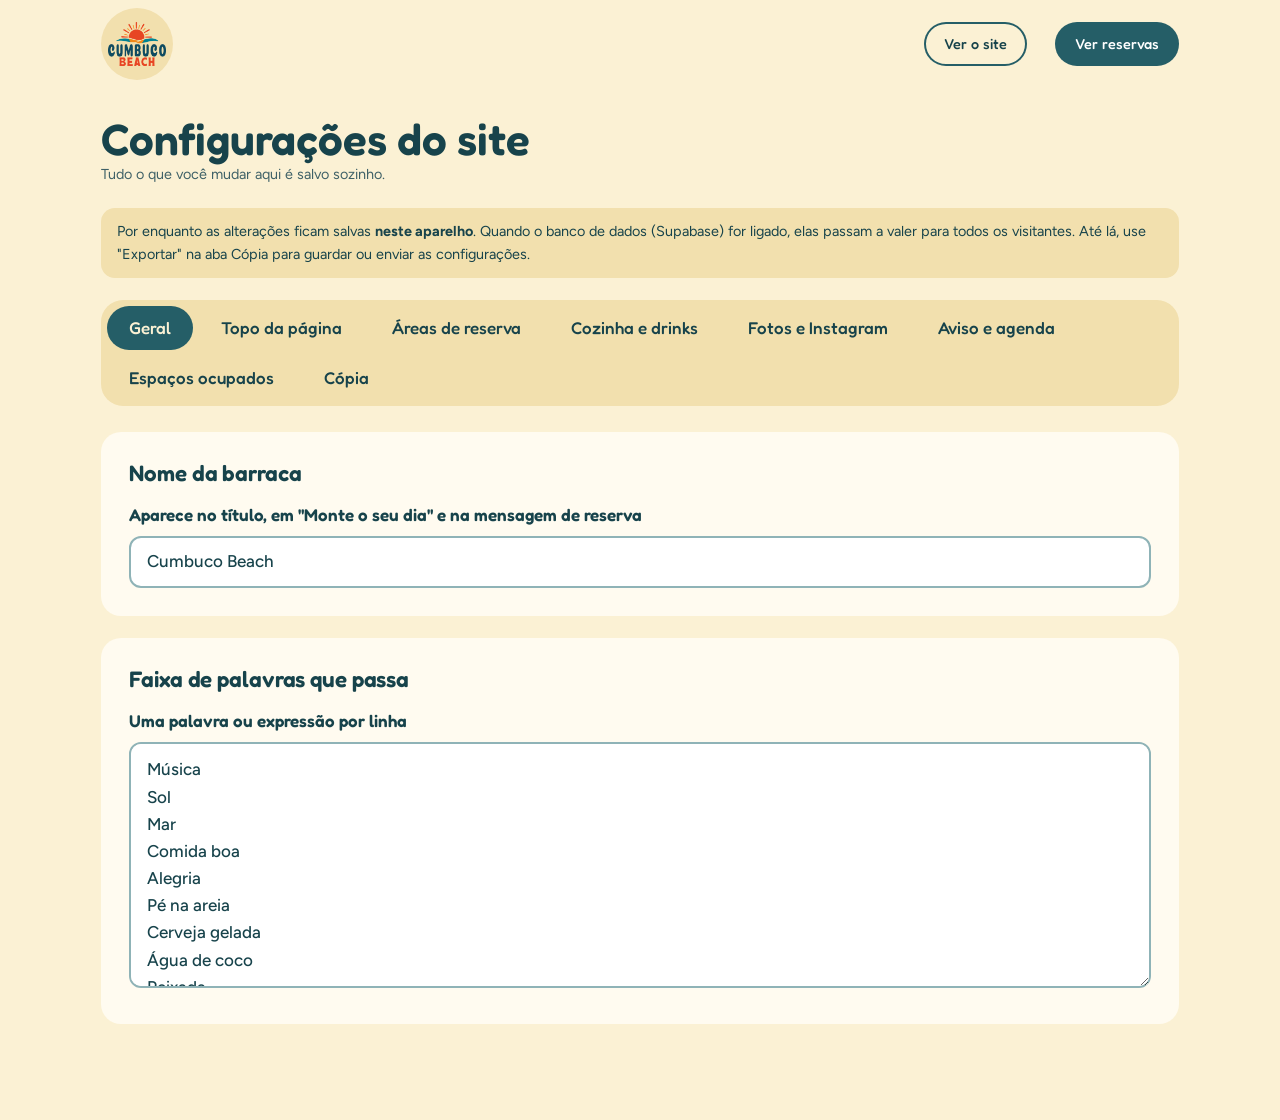
<file: admin.html>
<!doctype html>
<html lang="pt-BR">
<head>
<meta charset="utf-8">
<meta name="viewport" content="width=device-width,initial-scale=1">
<meta name="robots" content="noindex">
<title>Configurações | Cumbuco Beach</title>
<link rel="stylesheet" href="css/site.css">
</head>
<body>

<header class="nav" id="nav">
  <div class="wrap nav__in">
    <a class="nav__logo" href="index.html" aria-label="Ver o site"><span class="badge"><img src="img/logo.png" alt="" width="420" height="325"></span></a>
    <nav class="nav__links" aria-label="Atalhos" style="display:flex">
      <a class="btn btn--sm btn--line" href="index.html">Ver o site</a>
      <a class="btn btn--sm btn--teal" href="reservar.html">Ver reservas</a>
    </nav>
  </div>
</header>

<main class="adm">
  <div class="wrap">
    <div class="adm__top">
      <div><h1>Configurações do site</h1><p class="small" id="saved" role="status">Tudo o que você mudar aqui é salvo sozinho.</p></div>
    </div>
    <p class="note">Por enquanto as alterações ficam salvas <b>neste aparelho</b>. Quando o banco de dados (Supabase) for ligado, elas passam a valer para todos os visitantes. Até lá, use "Exportar" na aba Cópia para guardar ou enviar as configurações.</p>

    <div class="adm__tabs" role="tablist" aria-label="Seções" style="margin-top:22px">
      <button class="tab" role="tab" type="button" data-t="geral" aria-selected="true">Geral</button>
      <button class="tab" role="tab" type="button" data-t="topo" aria-selected="false">Topo da página</button>
      <button class="tab" role="tab" type="button" data-t="areas" aria-selected="false">Áreas de reserva</button>
      <button class="tab" role="tab" type="button" data-t="cardapio" aria-selected="false">Cozinha e drinks</button>
      <button class="tab" role="tab" type="button" data-t="fotos" aria-selected="false">Fotos e Instagram</button>
      <button class="tab" role="tab" type="button" data-t="agenda" aria-selected="false">Aviso e agenda</button>
      <button class="tab" role="tab" type="button" data-t="disp" aria-selected="false">Espaços ocupados</button>
      <button class="tab" role="tab" type="button" data-t="copia" aria-selected="false">Cópia</button>
    </div>

    <section class="adm__panel" data-p="geral">
      <div class="box">
        <h2>Nome da barraca</h2>
        <div class="field"><label for="a-nome">Aparece no título, em "Monte o seu dia" e na mensagem de reserva</label><input id="a-nome" type="text" maxlength="40" placeholder="Digite o nome da barraca"></div>
      </div>
      <div class="box">
        <h2>Faixa de palavras que passa</h2>
        <div class="field"><label for="a-faixa">Uma palavra ou expressão por linha</label><textarea id="a-faixa" rows="8" placeholder="Digite uma palavra por linha"></textarea></div>
      </div>
    </section>

    <section class="adm__panel" data-p="topo" hidden>
      <div class="box">
        <h2>As três fotos do início</h2>
        <p class="small">A primeira é a foto grande. As duas seguintes ficam embaixo. Use a seta para mudar a ordem.</p>
        <div id="pe-hero"></div>
      </div>
    </section>

    <section class="adm__panel" data-p="areas" hidden id="p-areas"></section>

    <section class="adm__panel" data-p="cardapio" hidden>
      <div class="box"><h2>Cozinha</h2><p class="small">Só o nome já basta. Se quiser mostrar o que vai no prato, escreva um ingrediente por linha (ou separados por vírgula): eles aparecem em destaque quando o cliente toca na foto.</p><div id="it-coz" style="display:grid;gap:12px"></div><div><button class="btn btn--sm btn--teal" type="button" data-add="coz">Adicionar prato</button></div></div>
      <div class="box"><h2>Drinks</h2><div id="it-dri" style="display:grid;gap:12px"></div><div><button class="btn btn--sm btn--teal" type="button" data-add="dri">Adicionar drink</button></div></div>
    </section>

    <section class="adm__panel" data-p="fotos" hidden>
      <div class="box">
        <h2>Fotos da faixa "Quem vem, volta"</h2>
        <p class="small">Envie quantas fotos quiser, direto do celular ou do computador. São elas que passam na faixa de fotos da página inicial enquanto o Instagram automático não estiver ligado.</p>
        <div id="pe-gal"></div>
      </div>
      <div class="box">
        <h2>Instagram automático (opcional)</h2>
        <p>Com ele ligado, a faixa "Quem vem, volta" passa a mostrar sozinha as 12 publicações mais recentes de @cumbucobeachbrasil, no lugar das fotos acima. Postou no Instagram, aparece no site em até 6 horas. Ligar ou não é uma escolha sua: sem ligar, o site continua com as fotos acima.</p>
        <p class="note" id="ig-estado" role="status">Conferindo se está ligado.</p>
        <h3>Como funciona</h3>
        <ul class="pontos">
          <li>A ligação é direta com o Instagram (Meta, a dona do Instagram). Não entra nenhum site de terceiros.</li>
          <li>A conta da barraca autoriza uma vez e o Instagram entrega uma chave. Essa chave fica guardada no cofre de segredos do GitHub, onde o site está hospedado. Ela não é digitada nesta página e não fica em nenhum arquivo do site.</li>
          <li>Um robô do próprio GitHub busca as publicações de 6 em 6 horas e guarda as fotos dentro do site. Ele também renova a chave sozinho, para ela não vencer.</li>
        </ul>
        <h3>Passo a passo para ligar (uma vez só)</h3>
        <ol class="passos">
          <li>Entre em <b>developers.facebook.com</b> com o Facebook de quem cuida da barraca. Clique em <b>My Apps</b> e depois em <b>Create App</b>.</li>
          <li>Em caso de uso, escolha <b>Other</b>. Em tipo de app, escolha <b>Business</b>. Dê um nome sem as palavras "Instagram" ou "Facebook", informe um e-mail e clique em <b>Create App</b>.</li>
          <li>No painel do app, em <b>Add a Product</b>, clique em <b>Set up</b> no <b>Instagram</b>. No menu da esquerda, abra <b>Instagram</b> e depois <b>API setup with Instagram login</b>.</li>
          <li>Em <b>Generate access tokens</b>, clique em <b>Add an Instagram Account</b>, entre com a conta da barraca e clique em <b>Allow</b>.</li>
          <li>Clique em <b>Generate token</b> ao lado da conta e copie a chave na hora: ela só aparece uma vez.</li>
          <li>No GitHub, abra o repositório do site e vá em <b>Settings</b>, <b>Secrets and variables</b>, <b>Actions</b>, <b>New repository secret</b>. Em Name escreva <code>IG_TOKEN</code>. Em Secret cole a chave. Clique em <b>Add secret</b>.</li>
          <li>Ainda no GitHub, abra a aba <b>Actions</b>, escolha <b>Fotos do Instagram</b> e clique em <b>Run workflow</b>. Em poucos minutos as fotos do Instagram entram na faixa. Daí em diante é automático.</li>
        </ol>
        <p class="small">A conta da barraca precisa ser profissional (Comercial ou Criador de conteúdo) e pública. Os nomes dos botões podem aparecer em português. Se o painel pedir para convidar a conta como testadora, faça o convite em App roles, Roles, e aceite no Instagram em Configurações, Apps e sites, Convites de testador.</p>
        <h3>Cuidados com a chave</h3>
        <ul class="pontos">
          <li>A chave vale como uma senha. Cole só no cofre de segredos do GitHub. Não mande por mensagem, não guarde em arquivo e não escreva em nenhuma página do site.</li>
          <li>O robô usa a chave só para ler as publicações e para renovar a própria chave. Ele não publica nem apaga nada.</li>
          <li>Se a senha do Instagram mudar, a chave para de valer. As fotos que já estão no site continuam, e basta repetir os passos 5 e 6 para gerar outra.</li>
        </ul>
        <h3>Para desligar</h3>
        <p>Apague o segredo <code>IG_TOKEN</code> no GitHub e rode o robô uma vez (aba Actions, Fotos do Instagram, Run workflow), ou espere a próxima rodada. A faixa volta a mostrar as fotos enviadas por você.</p>
      </div>
    </section>

    <section class="adm__panel" data-p="agenda" hidden>
      <div class="box">
        <h2>Aviso do dia</h2>
        <p class="small">Uma faixa no topo da página inicial. Use para recados rápidos, como "Hoje tem música ao vivo".</p>
        <div class="chips" role="radiogroup" aria-label="Aviso do dia">
          <label class="chip"><input type="radio" name="avon" value="0"><span>Desligado</span></label>
          <label class="chip"><input type="radio" name="avon" value="1"><span>Ligado</span></label>
        </div>
        <div class="field"><label for="a-aviso">Texto do aviso</label><input id="a-aviso" type="text" maxlength="120" placeholder="Digite o recado"></div>
      </div>
      <div class="box">
        <h2>Agenda de eventos</h2>
        <p class="small">Cada evento aparece na página inicial com um botão para reservar naquela data. Eventos que já passaram somem sozinhos.</p>
        <div id="it-ev" style="display:grid;gap:12px"></div>
        <div><button class="btn btn--sm btn--teal" type="button" id="ev-add">Adicionar evento</button></div>
      </div>
    </section>

    <section class="adm__panel" data-p="disp" hidden>
      <div class="box">
        <h2>Espaços ocupados</h2>
        <p class="small">Marque um espaço como ocupado em uma data. Na página de reservas ele aparece como "ocupado" e não pode ser escolhido naquele dia.</p>
        <div class="row">
          <div class="field" style="min-width:180px"><label for="bl-esp">Espaço</label><select id="bl-esp"></select></div>
          <div class="field" style="min-width:180px"><label for="bl-data">Data</label><input id="bl-data" type="date"></div>
          <button class="btn btn--sm btn--teal" type="button" id="bl-add" style="align-self:end">Marcar como ocupado</button>
        </div>
        <ul id="bl-list" style="display:grid;gap:8px"></ul>
      </div>
    </section>

    <section class="adm__panel" data-p="copia" hidden>
      <div class="box">
        <h2>Cópia das configurações</h2>
        <p class="small">Exporte para guardar ou levar para outro aparelho. Importe para aplicar uma cópia.</p>
        <div class="row">
          <button class="btn btn--sm btn--teal" type="button" id="b-exp">Exportar</button>
          <label class="btn btn--sm btn--line" style="position:relative;cursor:pointer">Importar<input id="b-imp" type="file" accept="application/json,.json" style="position:absolute;inset:0;opacity:0;cursor:pointer"></label>
          <button class="btn btn--sm btn--line" type="button" id="b-reset">Voltar ao padrão</button>
        </div>
        <p class="small" id="b-res" role="status"></p>
      </div>
    </section>
  </div>
</main>

<script src="js/site.js"></script>
<script>
(function(){
var $=CB.$,$$=CB.$$,esc=CB.esc, cfg, timer, st=$('#saved');
function save(){
  clearTimeout(timer); st.textContent='Salvando…';
  timer=setTimeout(function(){CB.save(cfg).then(function(){st.textContent='Alterações salvas neste aparelho.'}).catch(function(){st.textContent='Não foi possível salvar. Remova algumas fotos e tente de novo.'})},350);
}
/* fotos enviadas são reduzidas antes de guardar */
function toData(file){return new Promise(function(res,rej){var u=URL.createObjectURL(file),im=new Image();im.onload=function(){var k=Math.min(1,1400/Math.max(im.width,im.height)),c=document.createElement('canvas');c.width=Math.round(im.width*k);c.height=Math.round(im.height*k);c.getContext('2d').drawImage(im,0,0,c.width,c.height);URL.revokeObjectURL(u);res(c.toDataURL('image/jpeg',.82))};im.onerror=function(){rej(new Error('img'))};im.src=u})}
function files(input){return Promise.all(Array.prototype.slice.call(input.files).map(toData)).then(function(a){input.value='';return a})}

/* editor de lista de fotos: várias fotos, ordem e remoção */
function photos(host,arr,o){
  o=o||{};
  function draw(){
    host.innerHTML=''; var grid=document.createElement('div'); grid.className='pe';
    if(!o.max||arr.length<o.max){
      var up=document.createElement('div'); up.className='pe__up';
      up.innerHTML='<label class="btn btn--sm btn--teal">Enviar fotos do aparelho<input type="file" accept="image/*" multiple aria-label="Enviar fotos do aparelho"></label><span class="small">'+(arr.length?arr.length+(arr.length>1?' fotos':' foto'):'Nenhuma foto ainda')+(o.max?' (máximo '+o.max+')':'')+'</span>';
      up.querySelector('input').addEventListener('change',function(e){files(e.target).then(function(a){a.forEach(function(s){if(!o.max||arr.length<o.max)arr.push(s)});draw();save()})});
      host.appendChild(up);
    }
    arr.forEach(function(src,i){
      var t=document.createElement('div'); t.className='pe__t';
      t.innerHTML='<img src="'+esc(src)+'" alt="Foto '+(i+1)+'">'+(i?'<button type="button" class="mv" aria-label="Mover a foto '+(i+1)+' para antes">‹</button>':'')+'<button type="button" class="rm" aria-label="Remover a foto '+(i+1)+'">×</button>';
      t.querySelector('.rm').addEventListener('click',function(){arr.splice(i,1);draw();save()});
      var mv=t.querySelector('.mv'); if(mv)mv.addEventListener('click',function(){arr.splice(i-1,0,arr.splice(i,1)[0]);draw();save()});
      grid.appendChild(t);
    });
    if(!o.max||arr.length<o.max){
      var add=document.createElement('label'); add.className='pe__add'; add.innerHTML='<span>Adicionar fotos</span><input type="file" accept="image/*" multiple aria-label="Adicionar fotos">';
      add.querySelector('input').addEventListener('change',function(e){files(e.target).then(function(a){a.forEach(function(s){if(!o.max||arr.length<o.max)arr.push(s)});draw();save()})});
      grid.appendChild(add);
    }
    host.appendChild(grid);
    var row=document.createElement('div'); row.className='pe__link'; row.style.marginTop='10px';
    row.innerHTML='<input type="url" placeholder="Ou cole aqui o link de uma foto" aria-label="Link de uma foto"><button type="button" class="btn btn--sm btn--line">Adicionar link</button>';
    row.querySelector('button').addEventListener('click',function(){var v=row.querySelector('input').value.trim();if(/^https?:\/\//.test(v)&&(!o.max||arr.length<o.max)){arr.push(v);draw();save()}});
    host.appendChild(row);
  }
  draw();
}

/* itens do cardápio */
function itens(key){
  var host=$('#it-'+key), arr=cfg.cardapio[key]; host.innerHTML='';
  arr.forEach(function(d,i){
    var el=document.createElement('div'); el.className='item';
    el.innerHTML='<label class="pe__add" style="padding:0;overflow:hidden">'+(d.foto?'<img src="'+esc(d.foto)+'" alt="" style="width:100%;height:100%;object-fit:cover">':'<span>Foto</span>')+'<input type="file" accept="image/*" aria-label="Trocar a foto de '+esc(d.nome||'item')+'"></label>'
      +'<div class="item__f"><div class="field"><label>Nome<input type="text" value="'+esc(d.nome)+'" data-k="nome" maxlength="50" placeholder="Digite o nome"></label></div><div class="field"><label>Preço (opcional)<input type="text" value="'+esc(d.preco||'')+'" data-k="preco" maxlength="20" placeholder="Ex.: R$ 89,00"></label></div><div class="field"><label>Ingredientes (opcional)<textarea data-k="comp" rows="3" placeholder="Um ingrediente por linha">'+esc(CB.comp(d.comp).join('\n'))+'</textarea></label></div></div>'
      +'<button type="button" class="btn btn--sm btn--line" aria-label="Remover '+esc(d.nome||'item')+'">Remover</button>';
    el.querySelector('input[type=file]').addEventListener('change',function(e){files(e.target).then(function(a){if(a[0]){d.foto=a[0];itens(key);save()}})});
    $$('[data-k]',el).forEach(function(inp){inp.addEventListener('input',function(){d[inp.dataset.k]=inp.value;save()})});
    el.querySelector('button').addEventListener('click',function(){arr.splice(i,1);itens(key);save()});
    host.appendChild(el);
  });
}
$$('[data-add]').forEach(function(b){b.addEventListener('click',function(){cfg.cardapio[b.dataset.add].push({nome:'',comp:'',foto:''});itens(b.dataset.add);save();var n=$$('#it-'+b.dataset.add+' input[type=text]');n[n.length-1].focus()})});

/* áreas de reserva: fotos do ambiente e de cada espaço */
function areas(){
  var host=$('#p-areas'); host.innerHTML='';
  cfg.tipos.forEach(function(t){
    var box=document.createElement('div'); box.className='box';
    box.innerHTML='<h2>'+esc(t.id)+'</h2><div class="field"><label>Título<input type="text" value="'+esc(t.titulo)+'" data-k="titulo" maxlength="60"></label></div><div class="field"><label>Descrição<textarea data-k="desc" rows="2">'+esc(t.desc)+'</textarea></label></div><h3>Fotos do ambiente</h3><p class="small">Aparecem na página inicial e na reserva quando o cliente escolhe "'+esc(t.id)+'".</p><div class="ph"></div><h3>Fotos de cada espaço</h3><p class="small">Opcional. Se um espaço não tiver fotos, o site mostra as fotos do ambiente.</p>';
    $$('[data-k]',box).forEach(function(inp){inp.addEventListener('input',function(){t[inp.dataset.k]=inp.value;save()})});
    photos(box.querySelector('.ph'),t.fotos);
    for(var i=1;i<=t.qtd;i++){(function(n){
      if(!cfg.espacos[n])cfg.espacos[n]=[];
      var dt=document.createElement('details'); dt.className='sub'; dt.innerHTML='<summary>'+esc(n)+' ('+cfg.espacos[n].length+' fotos)</summary><div></div>';
      photos(dt.lastChild,cfg.espacos[n]); box.appendChild(dt);
    })(t.id+' '+i)}
    host.appendChild(box);
  });
}

/* agenda */
function eventos(){
  var host=$('#it-ev'); host.innerHTML='';
  cfg.eventos.forEach(function(e,i){
    var el=document.createElement('div'); el.className='item';
    el.innerHTML='<label class="pe__add" style="padding:0;overflow:hidden">'+(e.foto?'<img src="'+esc(e.foto)+'" alt="" style="width:100%;height:100%;object-fit:cover">':'<span>Foto (opcional)</span>')+'<input type="file" accept="image/*" aria-label="Foto do evento"></label>'
      +'<div class="item__f"><div class="field"><label>Nome do evento<input type="text" value="'+esc(e.titulo)+'" data-k="titulo" maxlength="60" placeholder="Ex.: Música ao vivo"></label></div><div class="field"><label>Data<input type="date" value="'+esc(e.data)+'" data-k="data"></label></div><div class="field"><label>Descrição (opcional)<textarea data-k="desc" rows="2" placeholder="Conte o que vai acontecer">'+esc(e.desc)+'</textarea></label></div></div>'
      +'<button type="button" class="btn btn--sm btn--line">Remover</button>';
    el.querySelector('input[type=file]').addEventListener('change',function(ev){files(ev.target).then(function(a){if(a[0]){e.foto=a[0];eventos();save()}})});
    $$('[data-k]',el).forEach(function(inp){inp.addEventListener('input',function(){e[inp.dataset.k]=inp.value;save()})});
    el.querySelector('button').addEventListener('click',function(){cfg.eventos.splice(i,1);eventos();save()});
    host.appendChild(el);
  });
}
$('#ev-add').addEventListener('click',function(){cfg.eventos.push({titulo:'',data:'',desc:'',foto:''});eventos();save()});
/* espaços ocupados */
function bloqueios(){
  var sel=$('#bl-esp'); sel.innerHTML=''; cfg.tipos.forEach(function(t){for(var i=1;i<=t.qtd;i++)sel.add(new Option(t.id+' '+i,t.id+' '+i))});
  var ul=$('#bl-list'); ul.innerHTML='';
  cfg.bloqueios.sort(function(a,b){return a.data<b.data?-1:1}).forEach(function(b,i){
    var li=document.createElement('li'); li.className='row note'; li.innerHTML='<b>'+esc(b.esp)+'</b> <span>ocupado em '+esc(CB.br(b.data))+'</span> <button type="button" class="link">Liberar</button>';
    li.querySelector('button').addEventListener('click',function(){cfg.bloqueios.splice(i,1);bloqueios();save()}); ul.appendChild(li);
  });
  if(!cfg.bloqueios.length)ul.innerHTML='<li class="small">Nenhum espaço marcado como ocupado.</li>';
}
$('#bl-add').addEventListener('click',function(){
  var e=$('#bl-esp').value, d=$('#bl-data').value; if(!e||!d)return;
  if(!cfg.bloqueios.some(function(b){return b.esp===e&&b.data===d}))cfg.bloqueios.push({esp:e,data:d});
  bloqueios(); save();
});
$$('input[name=avon]').forEach(function(r){r.addEventListener('change',function(){cfg.aviso.on=r.value==='1';save()})});
$('#a-aviso').addEventListener('input',function(e){cfg.aviso.texto=e.target.value.trim();save()});

function fill(){
  eventos(); bloqueios(); $$('input[name=avon]').forEach(function(r){r.checked=(r.value==='1')===cfg.aviso.on}); $('#a-aviso').value=cfg.aviso.texto;
  $('#a-nome').value=cfg.nome; $('#a-faixa').value=cfg.faixa.join('\n');
  photos($('#pe-hero'),cfg.hero,{max:3}); areas(); itens('coz'); itens('dri'); photos($('#pe-gal'),cfg.galeria);
}
$('#a-nome').addEventListener('input',function(e){cfg.nome=e.target.value.trim()||'Cumbuco Beach';save()});
$('#a-faixa').addEventListener('input',function(e){cfg.faixa=e.target.value.split('\n').map(function(x){return x.trim()}).filter(Boolean);save()});
/* Instagram automático: confere se o robô já guardou fotos no site */
(function(){
  var el=$('#ig-estado'), nao='Ainda não está ligado. A faixa está mostrando as fotos enviadas por você.';
  if(!el||!window.fetch)return;
  fetch('insta.json',{cache:'no-cache'}).then(function(r){if(!r.ok)throw new Error('sem lista');return r.json()}).then(function(j){
    var n=(j&&j.fotos||[]).length, d=j&&j.atualizado?new Date(j.atualizado):null, quando='';
    if(!n){el.textContent=nao;return}
    if(d&&!isNaN(d))quando=', atualizadas em '+d.toLocaleDateString('pt-BR')+' às '+d.toLocaleTimeString('pt-BR',{hour:'2-digit',minute:'2-digit'});
    el.textContent='Está ligado: a faixa mostra '+n+' fotos do Instagram'+quando+'.'; el.classList.add('ok');
  }).catch(function(){el.textContent=nao});
})();

/* abas */
var tabs=$$('.adm__tabs .tab');
tabs.forEach(function(t){t.addEventListener('click',function(){tabs.forEach(function(b){b.setAttribute('aria-selected',b===t)});$$('[data-p]').forEach(function(p){p.hidden=p.dataset.p!==t.dataset.t});if(t.dataset.t==='areas')areas()})});

/* cópia */
$('#b-exp').addEventListener('click',function(){
  var a=document.createElement('a'); a.href=URL.createObjectURL(new Blob([JSON.stringify(cfg)],{type:'application/json'})); a.download='cumbuco-beach-configuracoes.json'; document.body.appendChild(a); a.click(); a.remove();
  $('#b-res').textContent='Arquivo de configurações gerado.';
});
$('#b-imp').addEventListener('change',function(e){
  var f=e.target.files[0]; if(!f)return;
  f.text().then(function(t){cfg=CB.merge(JSON.parse(t));fill();save();$('#b-res').textContent='Configurações importadas.'}).catch(function(){$('#b-res').textContent='Esse arquivo não é uma cópia válida.'});
  e.target.value='';
});
var armed=false;
$('#b-reset').addEventListener('click',function(e){
  if(!armed){armed=true;e.target.textContent='Confirmar: apagar minhas alterações';return}
  armed=false; e.target.textContent='Voltar ao padrão';
  CB.reset().then(function(){cfg=CB.clone(CB.DEF);fill();$('#b-res').textContent='O site voltou ao conteúdo padrão.'});
});

CB.load().then(function(c){cfg=c;fill()});
})();
</script>
</body>
</html>
</file>
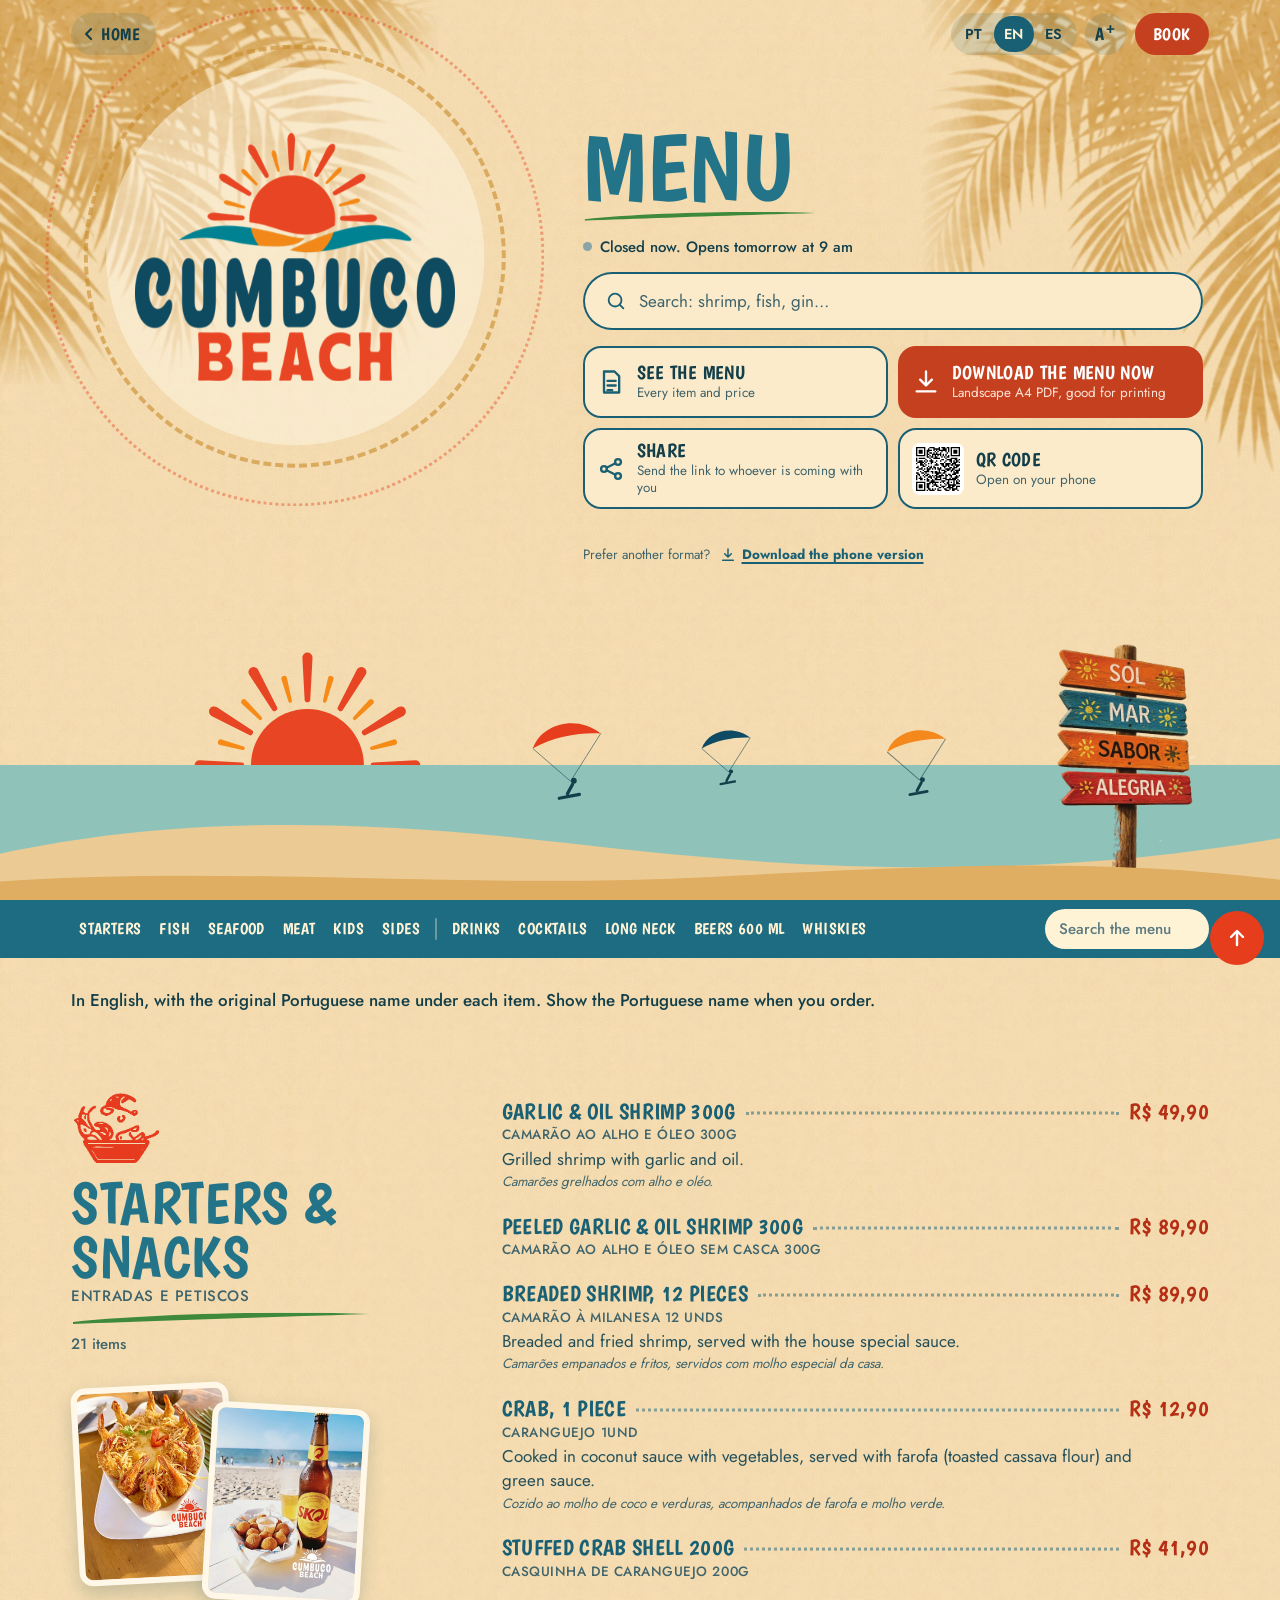
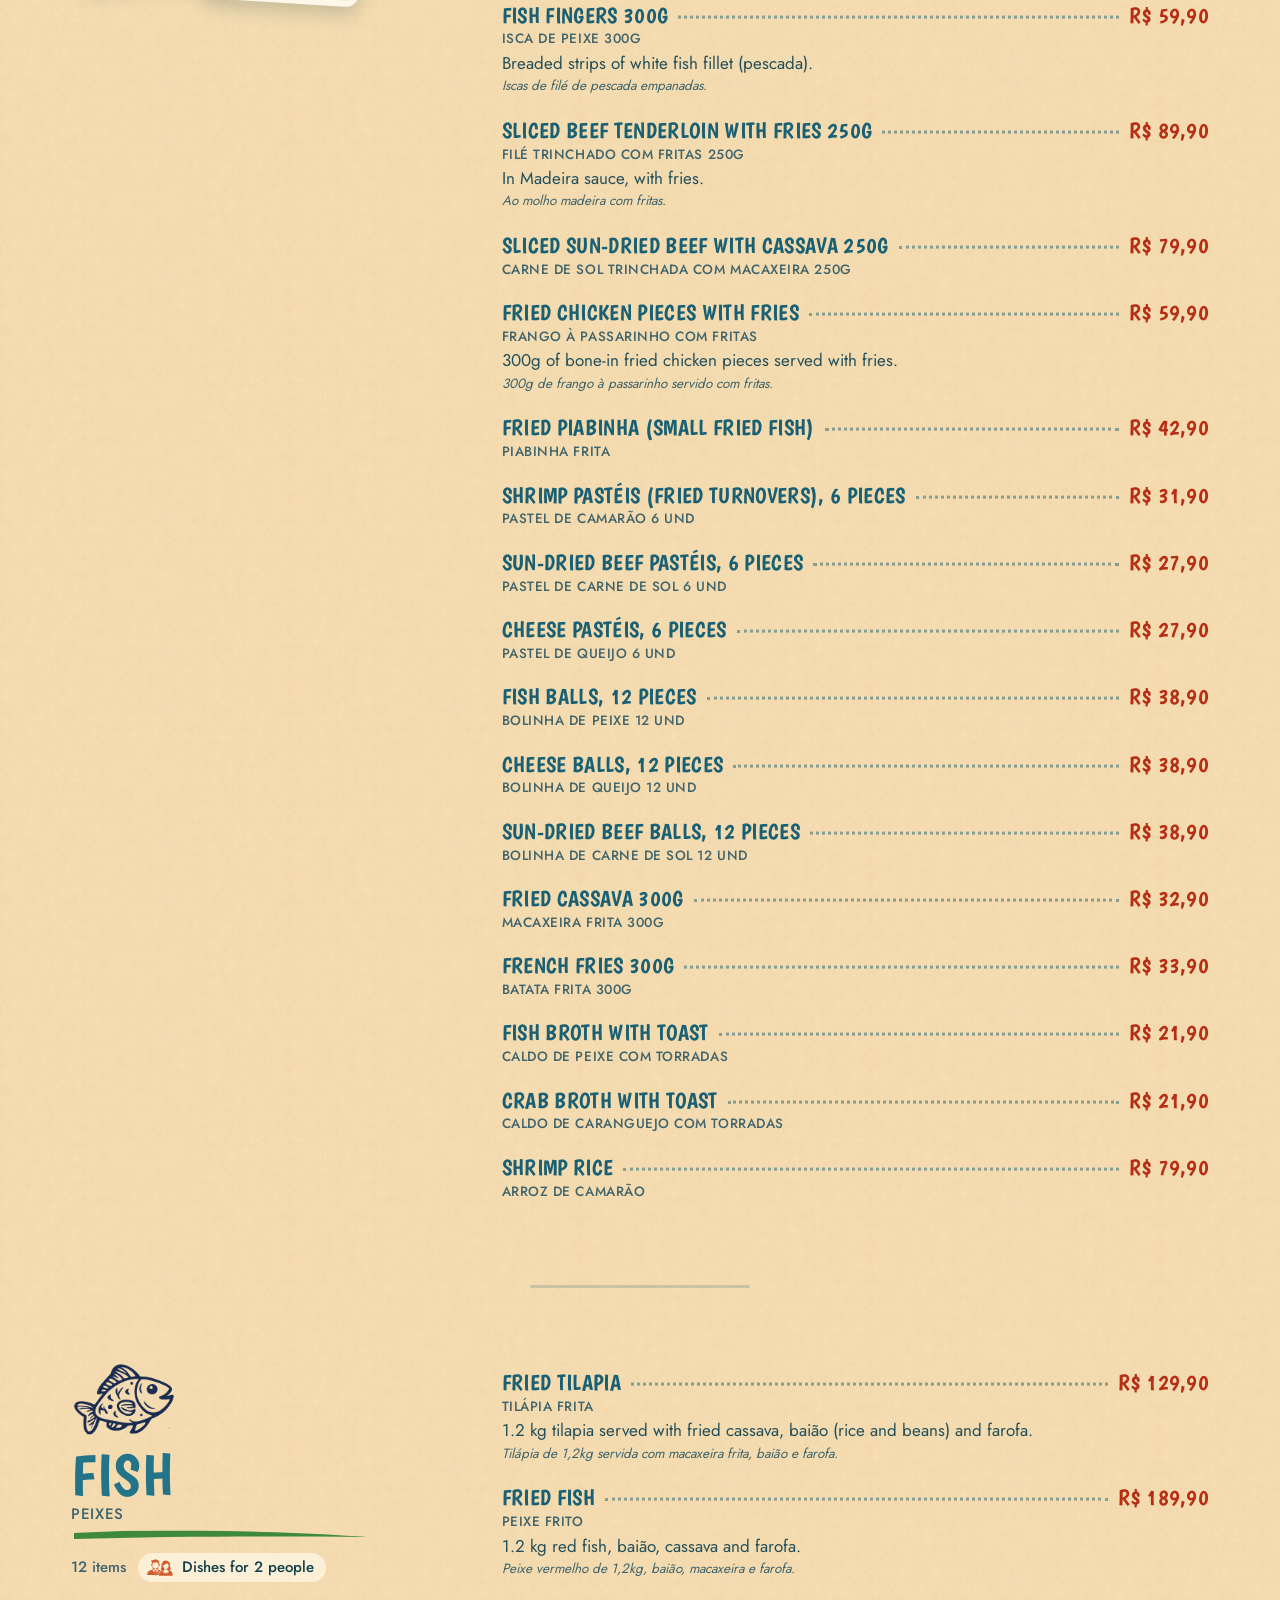
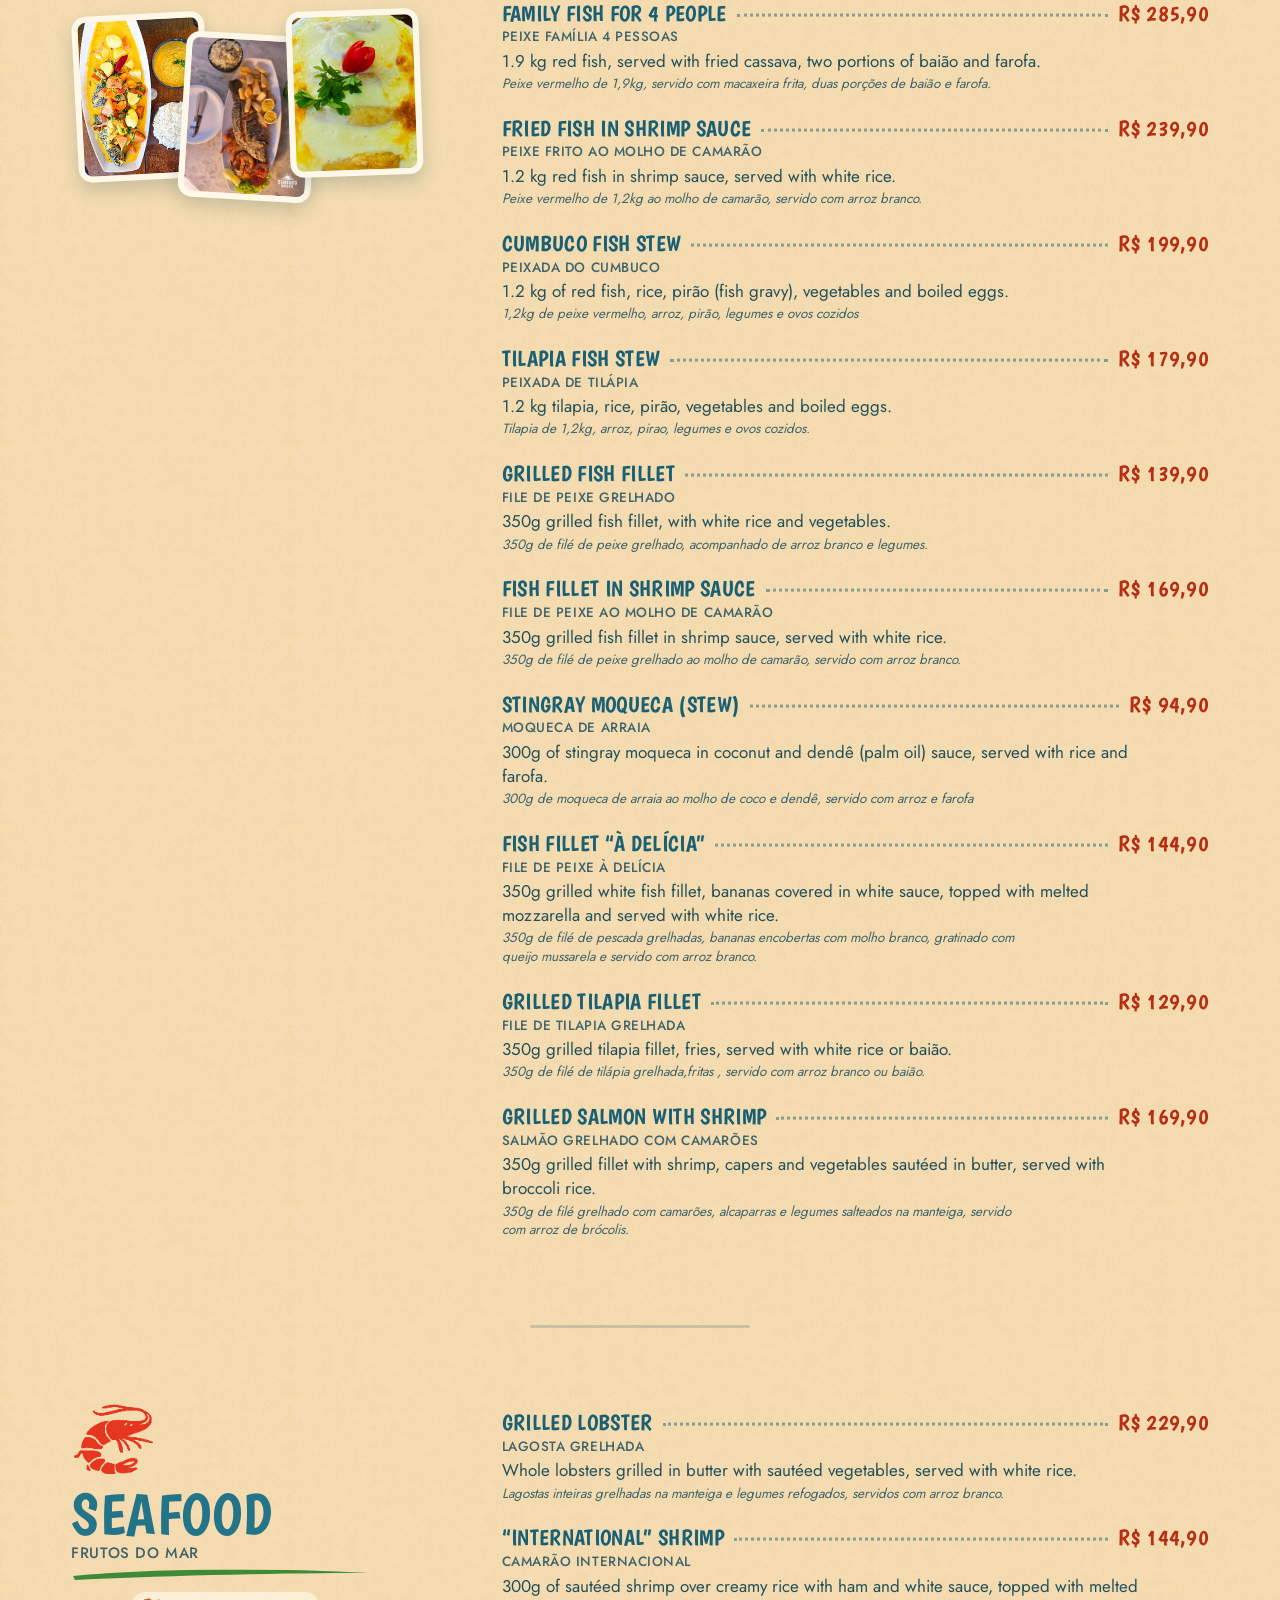
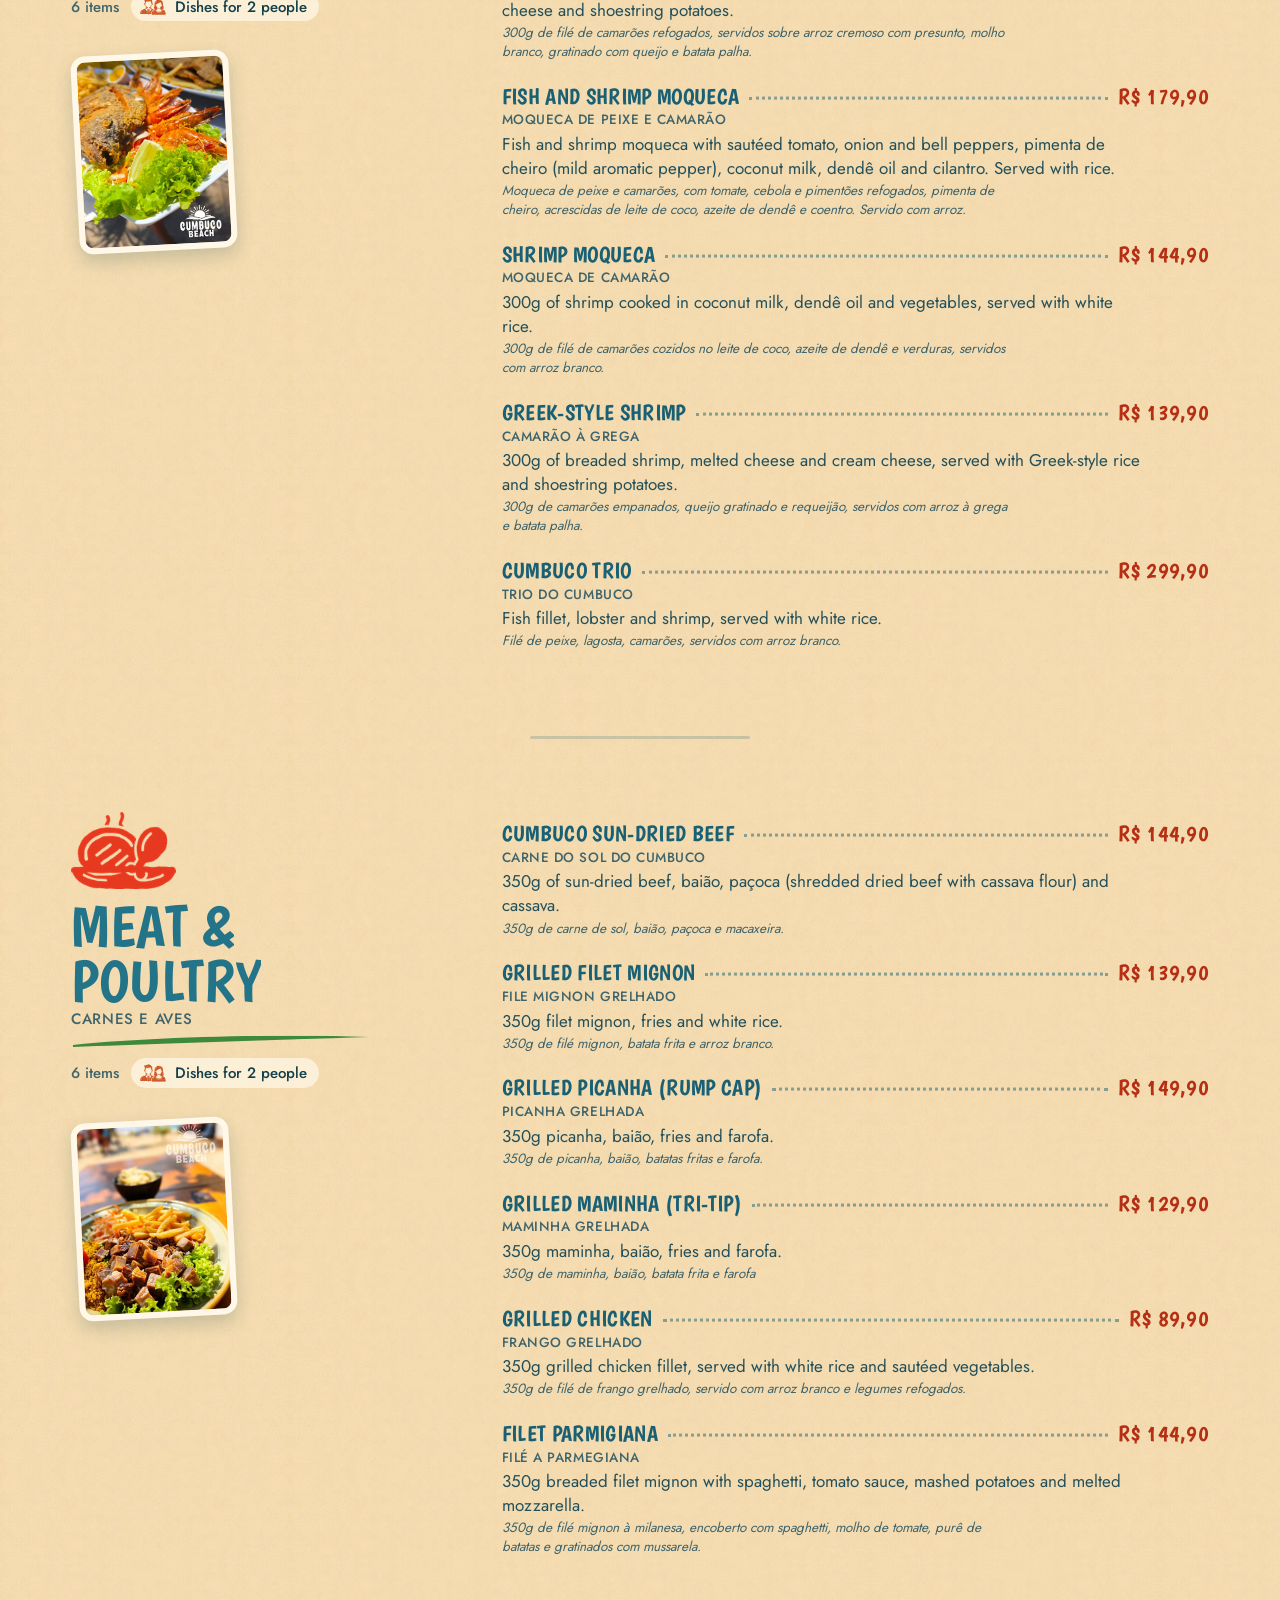
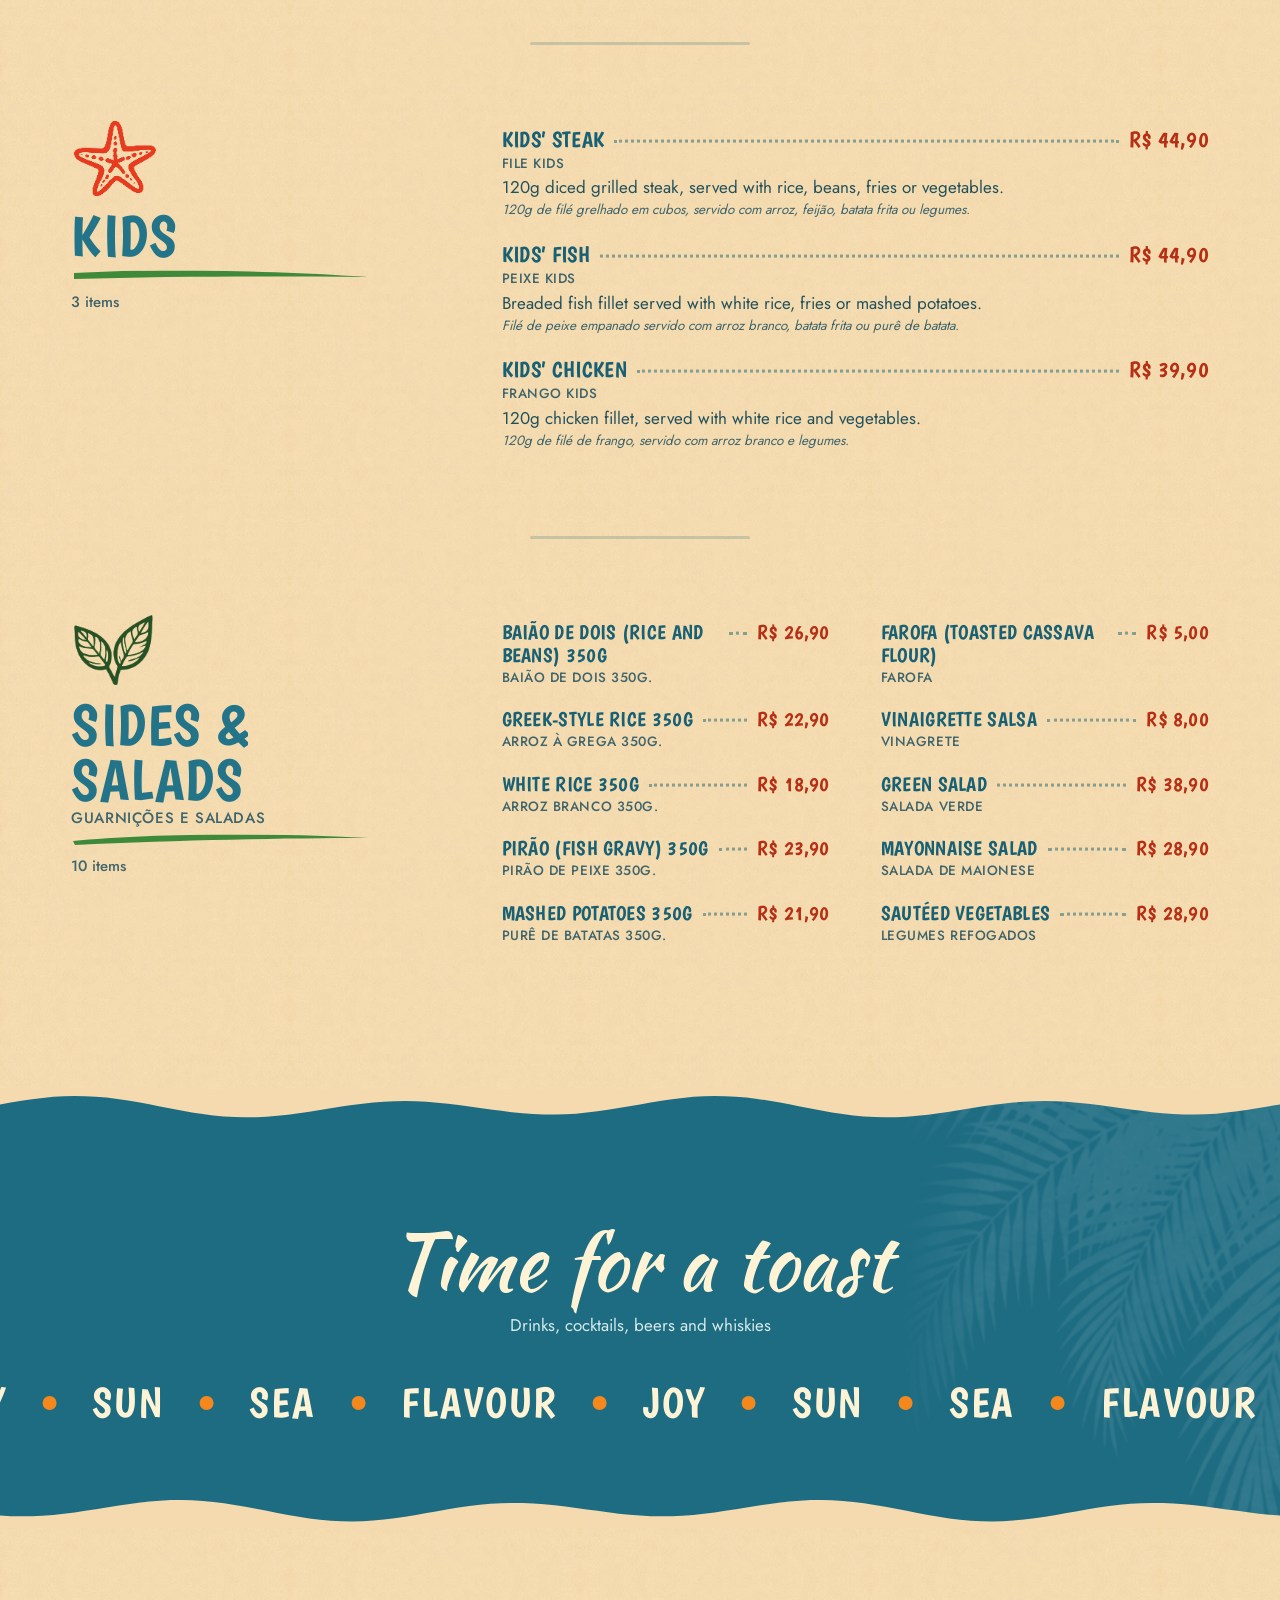
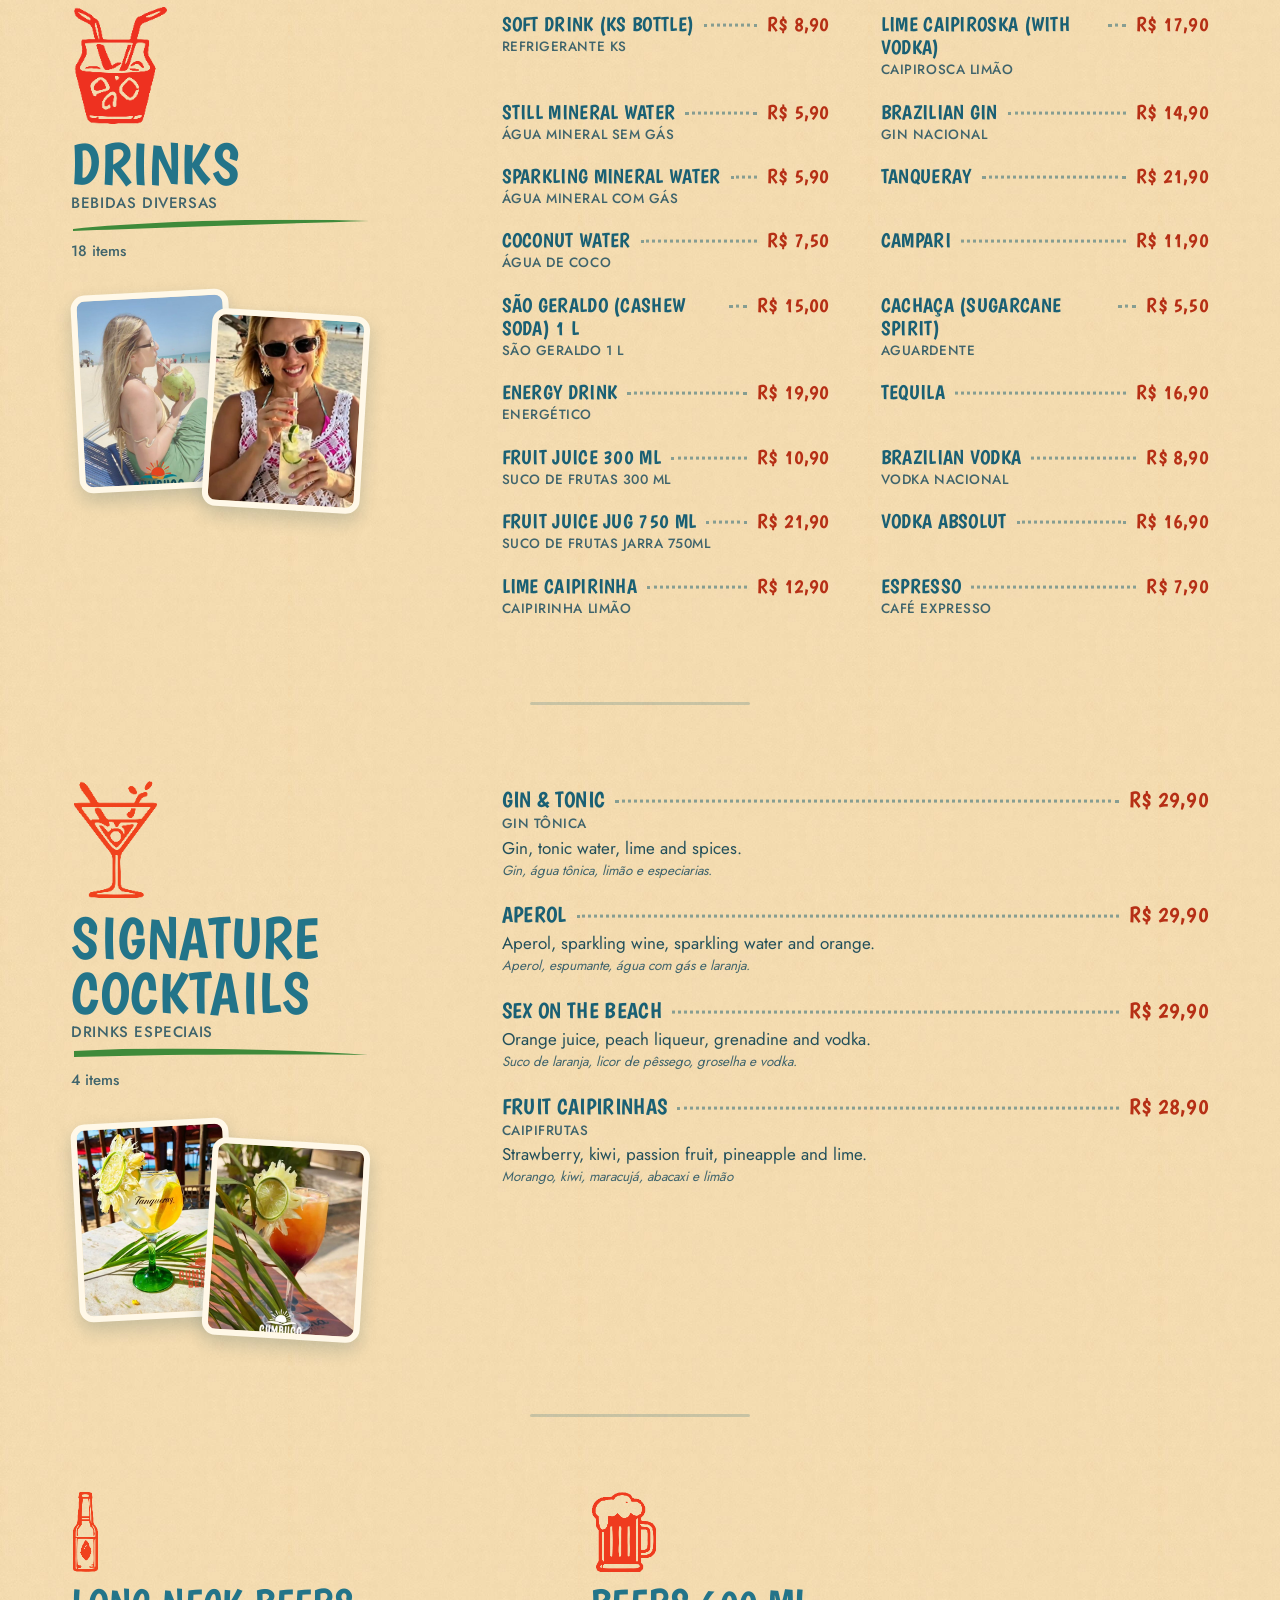
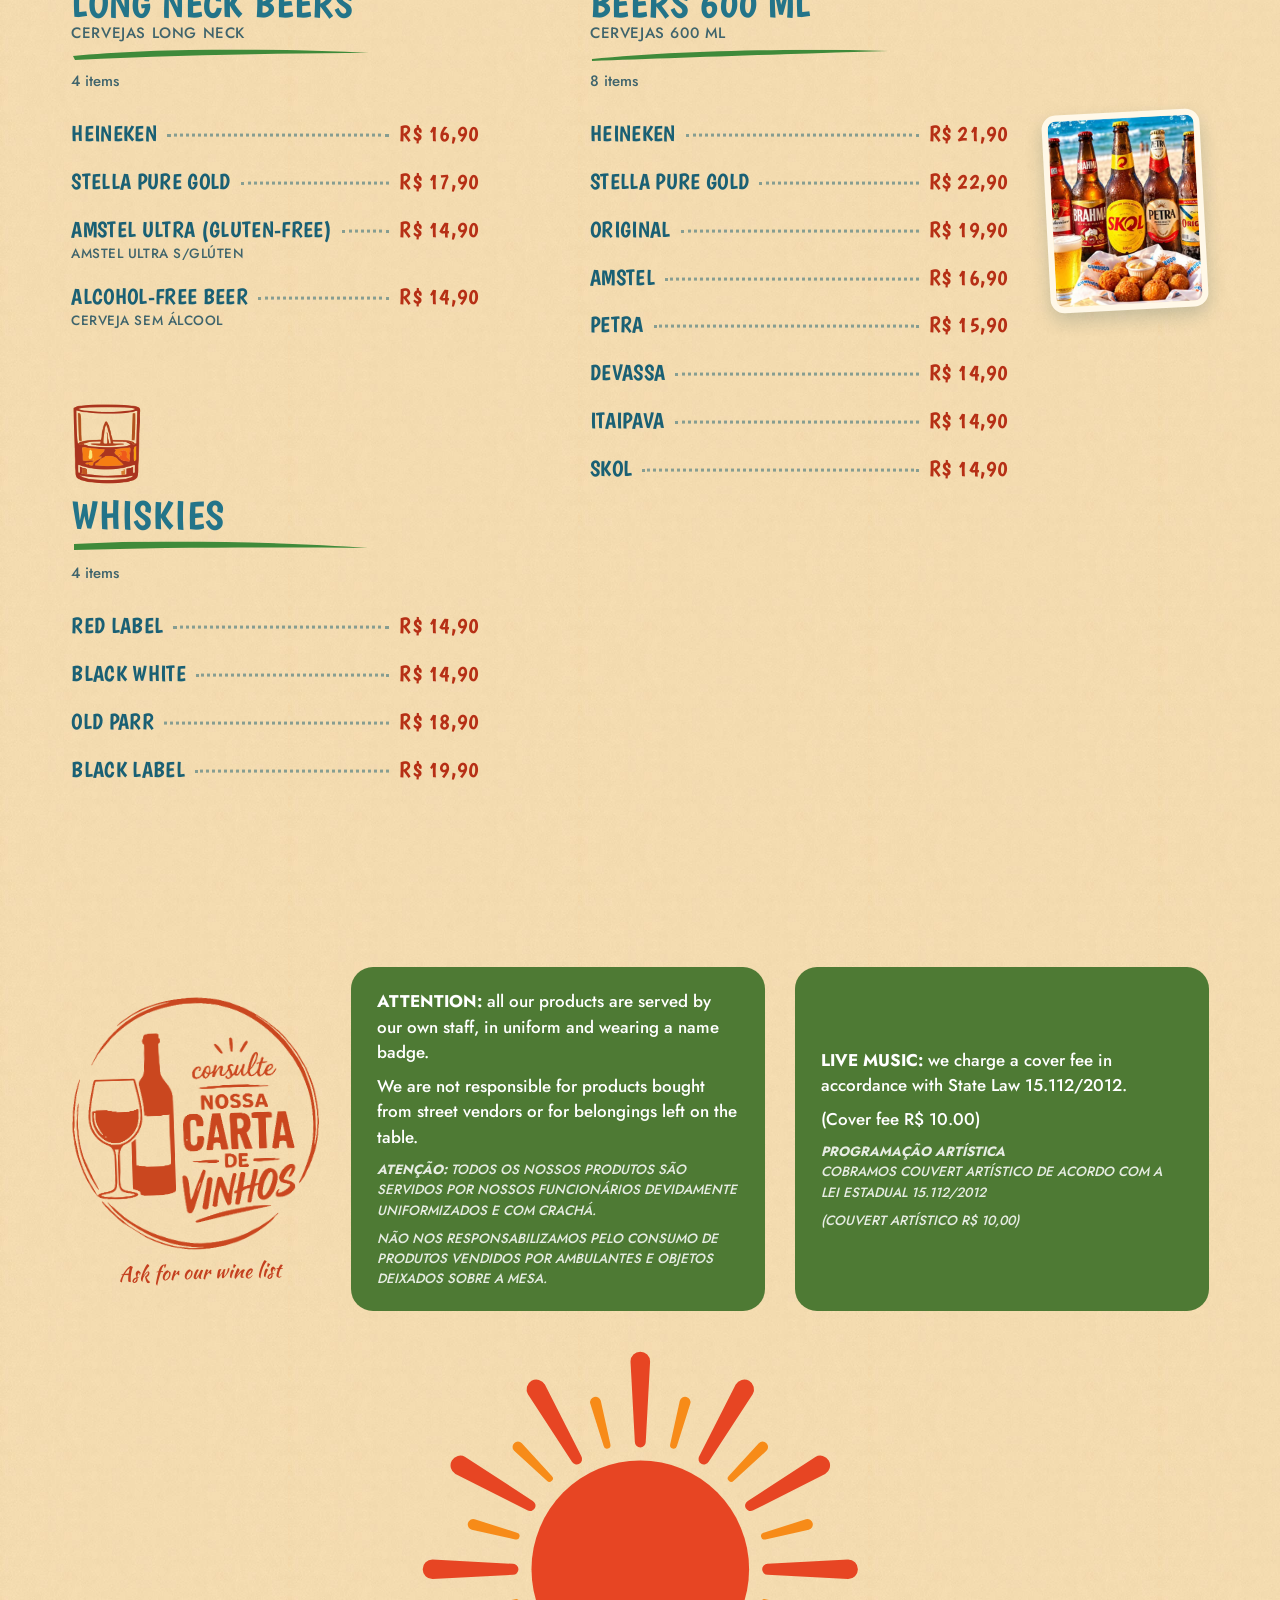
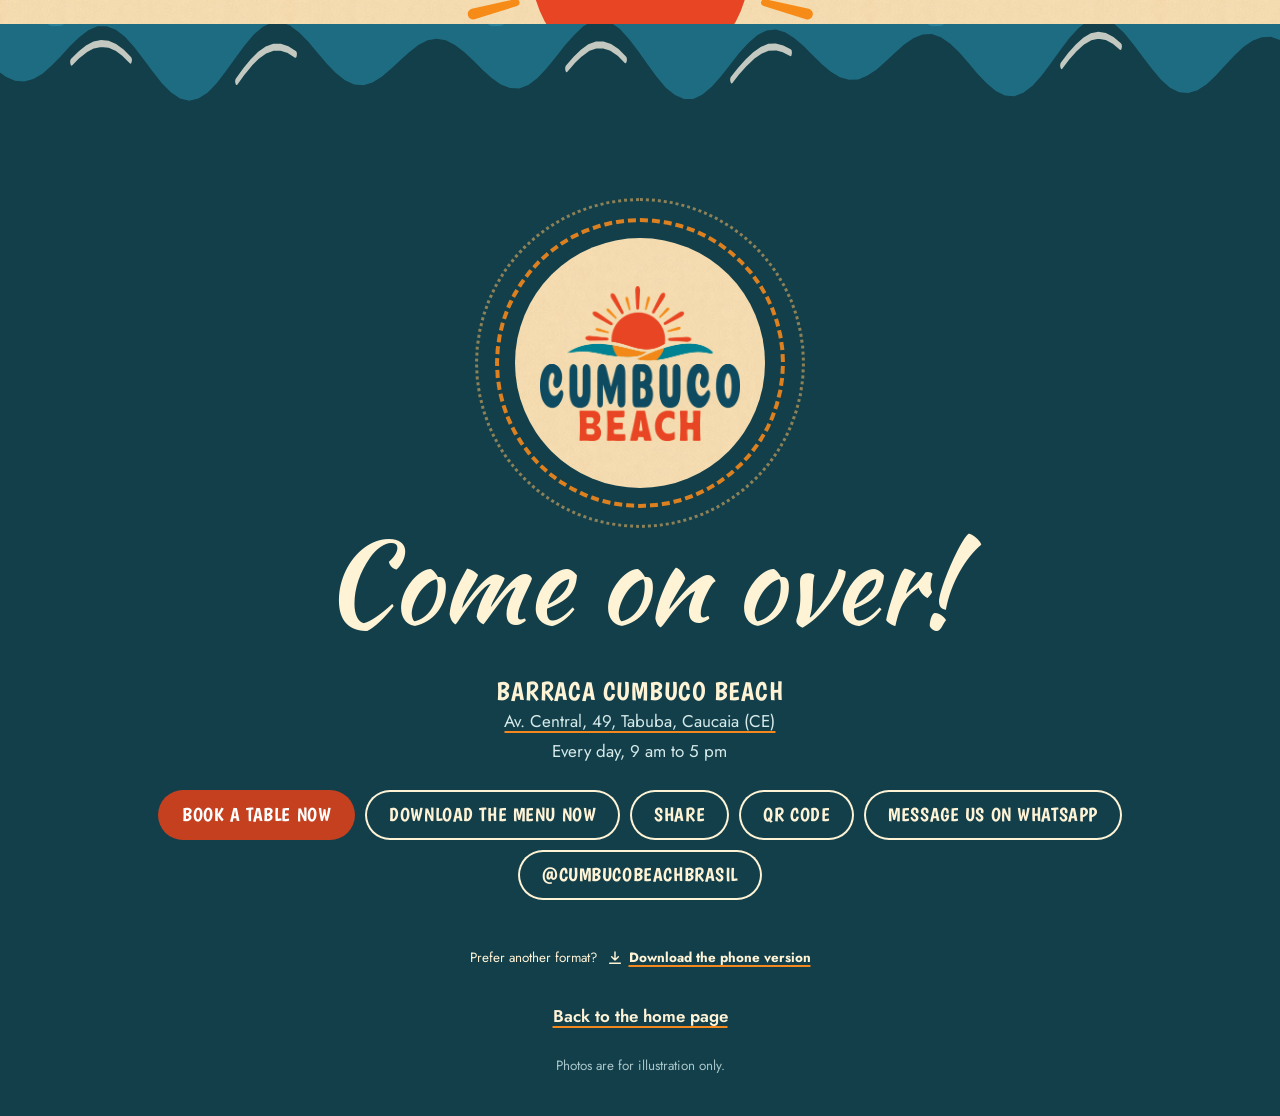
<file: cardapio.html>
<!doctype html>
<html lang="pt-BR">
<head>
<meta charset="utf-8">
<meta name="viewport" content="width=device-width,initial-scale=1">
<title>Cardápio | Barraca Cumbuco Beach</title>
<meta name="description" content="Cardápio completo da Barraca Cumbuco Beach, em Tabuba, Caucaia (CE): entradas e petiscos, peixes, frutos do mar, carnes, kids, guarnições, bebidas, drinks, cervejas e whiskies, com preços.">
<meta name="theme-color" content="#F6DAAF">
<meta property="og:type" content="website">
<meta property="og:title" content="Cardápio | Barraca Cumbuco Beach">
<meta property="og:description" content="Sol, mar, sabor e alegria. Veja o cardápio completo, com preços.">
<meta property="og:image" content="img/peixada.jpg">
<meta name="twitter:card" content="summary_large_image">
<link rel="icon" href="img/logo.png">
<link rel="preload" href="fonts/boogaloo.woff2" as="font" type="font/woff2" crossorigin>
<link rel="preload" href="fonts/jost.woff2" as="font" type="font/woff2" crossorigin>
<link rel="stylesheet" href="css/cardapio.css">
<script>
(function(d){var c='js';try{if(location.hash.length>1)c+=' ld-off';var f=localStorage.getItem('cb_fs');if(f==='1'||f==='2')c+=' fs-'+f}catch(e){}
if(window.matchMedia&&matchMedia('(prefers-reduced-motion: reduce)').matches)c+=' calm';d.className=c;
setTimeout(function(){if(document.body)document.body.classList.add('ready')},4500)})(document.documentElement);
</script>
</head>
<body data-fotos="img/">
<svg width="0" height="0" style="position:absolute" aria-hidden="true" focusable="false"><defs><g id="raios"><path fill="#E74523" d="M-2.5-58.5A2.5 2.5 0 0 0 2.5-58.5L4.5-95.5A4.5 4.5 0 0 0-4.5-95.5Z"/><path fill="#E74523" d="M-2.5-58.5A2.5 2.5 0 0 0 2.5-58.5L4.5-95.5A4.5 4.5 0 0 0-4.5-95.5Z" transform="rotate(30)"/><path fill="#E74523" d="M-2.5-58.5A2.5 2.5 0 0 0 2.5-58.5L4.5-95.5A4.5 4.5 0 0 0-4.5-95.5Z" transform="rotate(60)"/><path fill="#E74523" d="M-2.5-58.5A2.5 2.5 0 0 0 2.5-58.5L4.5-95.5A4.5 4.5 0 0 0-4.5-95.5Z" transform="rotate(90)"/><path fill="#E74523" d="M-2.5-58.5A2.5 2.5 0 0 0 2.5-58.5L4.5-95.5A4.5 4.5 0 0 0-4.5-95.5Z" transform="rotate(120)"/><path fill="#E74523" d="M-2.5-58.5A2.5 2.5 0 0 0 2.5-58.5L4.5-95.5A4.5 4.5 0 0 0-4.5-95.5Z" transform="rotate(150)"/><path fill="#E74523" d="M-2.5-58.5A2.5 2.5 0 0 0 2.5-58.5L4.5-95.5A4.5 4.5 0 0 0-4.5-95.5Z" transform="rotate(180)"/><path fill="#E74523" d="M-2.5-58.5A2.5 2.5 0 0 0 2.5-58.5L4.5-95.5A4.5 4.5 0 0 0-4.5-95.5Z" transform="rotate(210)"/><path fill="#E74523" d="M-2.5-58.5A2.5 2.5 0 0 0 2.5-58.5L4.5-95.5A4.5 4.5 0 0 0-4.5-95.5Z" transform="rotate(240)"/><path fill="#E74523" d="M-2.5-58.5A2.5 2.5 0 0 0 2.5-58.5L4.5-95.5A4.5 4.5 0 0 0-4.5-95.5Z" transform="rotate(270)"/><path fill="#E74523" d="M-2.5-58.5A2.5 2.5 0 0 0 2.5-58.5L4.5-95.5A4.5 4.5 0 0 0-4.5-95.5Z" transform="rotate(300)"/><path fill="#E74523" d="M-2.5-58.5A2.5 2.5 0 0 0 2.5-58.5L4.5-95.5A4.5 4.5 0 0 0-4.5-95.5Z" transform="rotate(330)"/><path fill="#F78B18" d="M-1.6-59.1A1.6 1.6 0 0 0 1.6-59.1L2.5-79.5A2.5 2.5 0 0 0-2.5-79.5Z" transform="rotate(15)"/><path fill="#F78B18" d="M-1.6-59.1A1.6 1.6 0 0 0 1.6-59.1L2.5-79.5A2.5 2.5 0 0 0-2.5-79.5Z" transform="rotate(45)"/><path fill="#F78B18" d="M-1.6-59.1A1.6 1.6 0 0 0 1.6-59.1L2.5-79.5A2.5 2.5 0 0 0-2.5-79.5Z" transform="rotate(75)"/><path fill="#F78B18" d="M-1.6-59.1A1.6 1.6 0 0 0 1.6-59.1L2.5-79.5A2.5 2.5 0 0 0-2.5-79.5Z" transform="rotate(105)"/><path fill="#F78B18" d="M-1.6-59.1A1.6 1.6 0 0 0 1.6-59.1L2.5-79.5A2.5 2.5 0 0 0-2.5-79.5Z" transform="rotate(135)"/><path fill="#F78B18" d="M-1.6-59.1A1.6 1.6 0 0 0 1.6-59.1L2.5-79.5A2.5 2.5 0 0 0-2.5-79.5Z" transform="rotate(165)"/><path fill="#F78B18" d="M-1.6-59.1A1.6 1.6 0 0 0 1.6-59.1L2.5-79.5A2.5 2.5 0 0 0-2.5-79.5Z" transform="rotate(195)"/><path fill="#F78B18" d="M-1.6-59.1A1.6 1.6 0 0 0 1.6-59.1L2.5-79.5A2.5 2.5 0 0 0-2.5-79.5Z" transform="rotate(225)"/><path fill="#F78B18" d="M-1.6-59.1A1.6 1.6 0 0 0 1.6-59.1L2.5-79.5A2.5 2.5 0 0 0-2.5-79.5Z" transform="rotate(255)"/><path fill="#F78B18" d="M-1.6-59.1A1.6 1.6 0 0 0 1.6-59.1L2.5-79.5A2.5 2.5 0 0 0-2.5-79.5Z" transform="rotate(285)"/><path fill="#F78B18" d="M-1.6-59.1A1.6 1.6 0 0 0 1.6-59.1L2.5-79.5A2.5 2.5 0 0 0-2.5-79.5Z" transform="rotate(315)"/><path fill="#F78B18" d="M-1.6-59.1A1.6 1.6 0 0 0 1.6-59.1L2.5-79.5A2.5 2.5 0 0 0-2.5-79.5Z" transform="rotate(345)"/></g></defs></svg>

<div class="ld ld--site" id="ld" aria-hidden="true" data-min="1350">
  <div class="ld__logo"><i class="ld__rays"></i><img src="img/logo.png" alt="" width="420" height="325"></div>
  <span class="ld__bar"><i></i></span>
</div>

<a class="pular" href="#menu" data-t="pular">Ir para o cardápio</a>

<header class="bar" id="bar">
  <div class="wrap bar__in">
    <div class="bar__esq">
      <a class="bar__home" href="index.html"><svg viewBox="0 0 24 24" fill="none" stroke="currentColor" stroke-width="2.4" stroke-linecap="round" stroke-linejoin="round" aria-hidden="true"><path d="M14.5 6l-6 6 6 6"/></svg><span data-t="inicio">Início</span></a>
      <a class="bar__brand" href="index.html" aria-label="Início" data-ta="inicio"><img src="img/logo.png" alt="" width="420" height="325"></a>
      <a class="bar__pg" href="#capa" data-t="cardapio">Cardápio</a>
    </div>
    <div class="bar__tools">
      <span class="status" id="status" role="status"><i></i><span></span></span>
      <a class="btn btn--sm btn--teal bar__dl" href="cardapio.pdf" download="cardapio-cumbuco-beach.pdf"><span><span data-t="baixar_c">Baixar</span><span class="bar__dl-x" data-t="baixar_r"> cardápio agora</span></span></a>
      <div class="lang" id="lang" role="group" aria-label="Idioma" data-ta="idioma" data-l="pt"><i aria-hidden="true"></i><button type="button" data-l="pt" aria-label="Português" aria-pressed="true">PT</button><button type="button" data-l="en" aria-label="English" aria-pressed="false">EN</button><button type="button" data-l="es" aria-label="Español" aria-pressed="false">ES</button></div>
      <button class="ib" type="button" id="fs" aria-label="Tamanho da letra" data-ta="letra"><span>A<sup>+</sup></span></button>
      <a class="btn btn--sm bar__res" href="reservar.html" data-t="reservar">Reservar</a>
    </div>
  </div>
  <div class="bar__prog" aria-hidden="true"><i id="prog"></i><svg class="bar__sun" id="psun" viewBox="-104 -104 208 208" aria-hidden="true"><use class="sol__r" href="#raios"/><circle class="sol__d" r="50"/></svg></div>
</header>

<main>

<section class="capa" id="capa" aria-labelledby="h-capa">
  <img class="folha folha--1" src="img/folha1.webp" alt="" width="513" height="450">
  <img class="folha folha--2" src="img/folha2.webp" alt="" width="454" height="654">

  <div class="wrap capa__in">
    <div class="capa__logo" id="logo" data-in>
      <i class="anel" aria-hidden="true"></i><i class="anel anel--2" aria-hidden="true"></i>
      <img src="img/logo.png" alt="Barraca Cumbuco Beach" width="420" height="325">
    </div>

    <div class="capa__txt">
      <div>
        <h1 id="h-capa" data-t="cardapio" data-letras>Cardápio</h1>
        <svg class="brush brush--h1" viewBox="0 0 300 16" preserveAspectRatio="none" aria-hidden="true"><path d="M2 13C80 5 200 2 298 5C200 8 80 12 2 15Z"/></svg>
      </div>
      <p class="status" id="status2" role="status" data-in style="--d:650"><i></i><span></span></p>
      <button class="busca" type="button" id="busca-btn" data-in style="--d:740">
        <svg viewBox="0 0 24 24" fill="none" stroke="currentColor" stroke-width="2" stroke-linecap="round" aria-hidden="true"><circle cx="11" cy="11" r="7"/><path d="M20 20l-4-4"/></svg>
        <span data-t="buscar_ph">Buscar: camarão, peixada, gin…</span>
      </button>
      <div class="opts" id="opcoes" data-in style="--d:830">
        <a class="opt" href="#menu">
          <svg viewBox="0 0 24 24" fill="none" stroke="currentColor" stroke-width="2" stroke-linecap="round" stroke-linejoin="round" aria-hidden="true"><path d="M6 3h9l4 4v14H6z"/><path d="M9 11h7M9 15h7M9 19h4"/></svg>
          <span><b data-t="ver">Ver cardápio</b><small data-t="ver_s">Todos os itens e preços</small></span>
        </a>
        <a class="opt opt--hot" href="cardapio.pdf" download="cardapio-cumbuco-beach.pdf">
          <svg viewBox="0 0 24 24" fill="none" stroke="currentColor" stroke-width="2" stroke-linecap="round" stroke-linejoin="round" aria-hidden="true"><path d="M12 3v12M7 10l5 5 5-5M4 20h16"/></svg>
          <span><b data-t="baixar">Baixar cardápio agora</b><small data-t="baixar_s">PDF no formato do celular</small></span>
        </a>
        <button class="opt" type="button" data-share>
          <svg viewBox="0 0 24 24" fill="none" stroke="currentColor" stroke-width="2" stroke-linecap="round" stroke-linejoin="round" aria-hidden="true"><circle cx="6" cy="12" r="2.5"/><circle cx="18" cy="6" r="2.5"/><circle cx="18" cy="18" r="2.5"/><path d="M8.2 10.9l7.6-3.8M8.2 13.1l7.6 3.8"/></svg>
          <span><b data-t="compartilhar">Compartilhar</b><small data-t="comp_s">Envie o link para quem vai com você</small></span>
        </button>
        <button class="opt" type="button" data-qr>
          <span class="opt__qr" id="qr-mini" aria-hidden="true"></span>
          <svg viewBox="0 0 24 24" fill="none" stroke="currentColor" stroke-width="2" stroke-linecap="round" stroke-linejoin="round" aria-hidden="true"><path d="M4 4h6v6H4zM14 4h6v6h-6zM4 14h6v6H4z"/><path d="M14 14h2v2h-2zM18 14h2v2h-2zM14 18h2v2h-2zM18 18h2v2h-2z"/></svg>
          <span><b>QR Code</b><small data-t="qr_s">Abrir no celular</small></span>
        </button>
      </div>
      <p class="fmt" data-in style="--d:900"><span data-t="fmt_t">Prefere outro formato?</span> <a class="fmt__a" data-fmt href="cardapio-a4.pdf" download="cardapio-cumbuco-beach-a4.pdf"><svg viewBox="0 0 24 24" fill="none" stroke="currentColor" stroke-width="2.2" stroke-linecap="round" stroke-linejoin="round" aria-hidden="true"><path d="M12 3v12M7 10l5 5 5-5M4 20h16"/></svg><span data-t="fmt_a4">Baixar em A4 deitado</span></a></p>
    </div>
  </div>

  <div class="praia" id="praia" aria-hidden="true">
    <svg class="sol" id="sol" viewBox="-104 -104 208 208" aria-hidden="true"><use class="sol__r" href="#raios"/><circle class="sol__d" r="50"/></svg>
    <div class="mar" data-mar>
      <svg class="onda onda--1" data-onda="360,7,10" viewBox="0 0 4320 100" preserveAspectRatio="none"></svg>
      <svg class="onda onda--2" data-onda="240,8,24" viewBox="0 0 4320 100" preserveAspectRatio="none"></svg>
      <svg class="onda onda--3" data-onda="270,7,38" viewBox="0 0 4320 100" preserveAspectRatio="none"></svg>
    </div>
    <svg class="kite kite--1" style="--x:39%;--b:35%;--k:.28;--kc:#E63E1C;--t:11s" viewBox="0 0 60 70"><g class="kite__c"><path class="kite__l" d="M3 25 33 51M57 13 33 51"/><path class="kite__v" d="M3 25C10 5 38-2 57 13C42 12 20 15 3 25Z"/><path class="kite__p" d="M34.5 53.5 30.5 61M24 64.5 40 61.5"/><circle class="kite__k" cx="35.6" cy="50.6" r="2.3"/></g></svg>
    <svg class="kite kite--2" style="--x:53%;--b:41%;--k:.2;--kc:#0F4B64;--t:14s;--kv:7;--km:9" viewBox="0 0 60 70"><g class="kite__c"><path class="kite__l" d="M3 25 33 51M57 13 33 51"/><path class="kite__v" d="M3 25C10 5 38-2 57 13C42 12 20 15 3 25Z"/><path class="kite__p" d="M34.5 53.5 30.5 61M24 64.5 40 61.5"/><circle class="kite__k" cx="35.6" cy="50.6" r="2.3"/></g></svg>
    <svg class="kite kite--3" style="--x:66%;--b:37%;--k:.24;--kc:#F4881C;--t:9s;--kv:13;--km:18" viewBox="0 0 60 70"><g class="kite__c"><path class="kite__l" d="M3 25 33 51M57 13 33 51"/><path class="kite__v" d="M3 25C10 5 38-2 57 13C42 12 20 15 3 25Z"/><path class="kite__p" d="M34.5 53.5 30.5 61M24 64.5 40 61.5"/><circle class="kite__k" cx="35.6" cy="50.6" r="2.3"/></g></svg>
    <svg class="duna duna--a" viewBox="0 0 1440 100" preserveAspectRatio="none"><path d="M0 46C180 6 380 2 640 34s520 44 800-6V100H0z"/></svg>
    <img class="praia__placa" id="placa" src="img/placa.webp" alt="" width="360" height="564">
    <svg class="duna duna--b" viewBox="0 0 1440 100" preserveAspectRatio="none"><path d="M0 60C260 24 520 78 800 50s440-40 640 6V100H0z"/></svg>
  </div>
</section>

<nav class="cats escuro" id="cats" aria-label="Categorias do cardápio" data-ta="categorias">
  <div class="wrap cats__in">
    <div class="cats__sc" id="cats-sc"><i class="cats__ind" id="ind" aria-hidden="true"></i></div>
    <form class="find" id="find" role="search" autocomplete="off">
      <label class="sr" for="q" data-t="buscar">Buscar no cardápio</label>
      <input id="q" type="search" placeholder="Buscar no cardápio" data-tp="buscar" enterkeyhint="search" autocomplete="off">
      <button type="button" class="find__b" id="find-b" aria-label="Buscar no cardápio" data-ta="buscar">
        <svg class="l" viewBox="0 0 24 24" fill="none" stroke="currentColor" stroke-width="2.2" stroke-linecap="round" aria-hidden="true"><circle cx="11" cy="11" r="7"/><path d="M20 20l-4-4"/></svg>
        <svg class="x" viewBox="0 0 24 24" fill="none" stroke="currentColor" stroke-width="2.2" stroke-linecap="round" aria-hidden="true"><path d="M6 6l12 12M18 6L6 18"/></svg>
      </button>
    </form>
  </div>
</nav>

<div class="menu" id="menu">
  <noscript>
    <div class="semjs">
      <p>O cardápio interativo precisa de JavaScript. Você pode baixar o cardápio completo em PDF:</p>
      <p style="margin-top:16px"><a class="btn" href="cardapio.pdf">Baixar cardápio agora</a></p>
    </div>
  </noscript>
  <div class="wrap intro">
    <p class="bil" id="bil" hidden></p>
    <p class="res" id="res" hidden><span id="res-t" role="status"></span><button type="button" class="link" id="res-x" data-t="limpar">Limpar busca</button></p>
  </div>
  <div class="wrap vazio" id="vazio" hidden>
    <img src="img/ic-peixes.png" alt="" width="143" height="104">
    <p data-t="nada">Nada encontrado. Tente outra palavra.</p>
    <button type="button" class="btn btn--sm" id="vazio-x" data-t="limpar">Limpar busca</button>
  </div>
</div>

<section class="avisos" id="avisos" aria-label="Avisos do cardápio" data-ta="avisos">
  <div class="wrap avisos__g">
    <figure class="selo" id="selo"><img src="img/selo.png" alt="Consulte nossa carta de vinhos" width="604" height="617" loading="lazy"><figcaption id="selo-tr" hidden></figcaption></figure>
    <div class="nota rv" id="nota1">
      <div class="nota__pt" lang="pt-BR"><p><b>ATENÇÃO:</b> TODOS OS NOSSOS PRODUTOS SÃO SERVIDOS POR NOSSOS FUNCIONÁRIOS DEVIDAMENTE UNIFORMIZADOS E COM CRACHÁ.</p><p>NÃO NOS RESPONSABILIZAMOS PELO CONSUMO DE PRODUTOS VENDIDOS POR AMBULANTES E OBJETOS DEIXADOS SOBRE A MESA.</p></div>
      <div class="nota__tr" hidden></div>
    </div>
    <div class="nota rv" id="nota2" style="--d:120ms">
      <div class="nota__pt" lang="pt-BR"><p><b>PROGRAMAÇÃO ARTÍSTICA</b><br>COBRAMOS COUVERT ARTÍSTICO DE ACORDO COM A LEI ESTADUAL 15.112/2012</p><p>(COUVERT ARTÍSTICO R$ 10,00)</p></div>
      <div class="nota__tr" hidden></div>
    </div>
  </div>
</section>

<div class="por" id="por" aria-hidden="true">
  <svg class="sol por__sol" id="sol2" viewBox="-104 -104 208 208" aria-hidden="true"><use class="sol__r" href="#raios"/><circle class="sol__d" r="50"/></svg>
  <div class="mar" data-mar>
    <svg class="onda onda--1" data-onda="360,10,10" viewBox="0 0 4320 100" preserveAspectRatio="none"></svg>
    <span class="por__reflexo"></span>
    <svg class="onda onda--2" data-onda="240,9,38" viewBox="0 0 4320 100" preserveAspectRatio="none"></svg>
    <svg class="onda onda--3" data-onda="270,8,66" viewBox="0 0 4320 100" preserveAspectRatio="none"></svg>
  </div>
</div>

</main>

<footer class="fim escuro">
  <div class="wrap fim__in">
    <a class="fim__logo rv" href="#capa" aria-label="Voltar ao topo" data-ta="topo"><i class="anel" aria-hidden="true"></i><i class="anel anel--2" aria-hidden="true"></i><img src="img/logo.png" alt="Barraca Cumbuco Beach" width="420" height="325" loading="lazy"></a>
    <p class="fim__vem" id="vem" data-t="vem" data-letras>Vem pra cá!</p>
    <p class="fim__info rv"><b>Barraca <span data-nome>Cumbuco Beach</span></b><a href="https://www.google.com/maps/search/?api=1&amp;query=Barraca+Cumbuco+Beach+Av.+Central+49+Tabuba+Caucaia+CE" target="_blank" rel="noopener">Av. Central, 49, Tabuba, Caucaia (CE)</a><span data-t="horario">Todos os dias, das 9h às 17h</span></p>
    <div class="fim__act rv">
      <a class="btn" href="reservar.html" data-t="reservar_agora">Reservar agora</a>
      <a class="btn btn--line" href="cardapio.pdf" download="cardapio-cumbuco-beach.pdf" data-t="baixar">Baixar cardápio agora</a>
      <button class="btn btn--line" type="button" data-share data-t="compartilhar">Compartilhar</button>
      <button class="btn btn--line" type="button" data-qr>QR Code</button>
      <a class="btn btn--line" href="https://wa.me/5585981777390" target="_blank" rel="noopener" data-t="whats">Falar no WhatsApp</a>
      <a class="btn btn--line" href="https://www.instagram.com/cumbucobeachbrasil/" target="_blank" rel="noopener">@cumbucobeachbrasil</a>
    </div>
    <p class="fmt fmt--fim rv"><span data-t="fmt_t">Prefere outro formato?</span> <a class="fmt__a" data-fmt href="cardapio-a4.pdf" download="cardapio-cumbuco-beach-a4.pdf"><svg viewBox="0 0 24 24" fill="none" stroke="currentColor" stroke-width="2.2" stroke-linecap="round" stroke-linejoin="round" aria-hidden="true"><path d="M12 3v12M7 10l5 5 5-5M4 20h16"/></svg><span data-t="fmt_a4">Baixar em A4 deitado</span></a></p>
    <p class="rv"><a class="link" href="index.html" data-t="voltar">Voltar ao início</a></p>
    <p class="fim__legal" data-t="ilus">Imagens ilustrativas.</p>
  </div>
</footer>

<button class="topo" id="topo" type="button" aria-label="Voltar ao topo" data-ta="topo"><svg viewBox="0 0 24 24" fill="none" stroke="currentColor" stroke-width="2.4" stroke-linecap="round" stroke-linejoin="round" aria-hidden="true"><path d="M12 19V6M6 11l6-6 6 6"/></svg></button>
<p class="toast" id="toast" role="status" aria-live="polite"></p>

<dialog class="dlg" id="dlg-qr" aria-labelledby="qr-t">
  <div class="dlg__in">
    <h2 id="qr-t" data-t="qr_t">Cardápio no celular</h2>
    <div class="dlg__qr" id="qr-big"></div>
    <p data-t="qr_p">Aponte a câmera para o código e abra o cardápio no seu aparelho.</p>
    <p class="dlg__url" id="qr-url"></p>
    <button class="btn btn--sm" type="button" data-fechar data-t="fechar">Fechar</button>
  </div>
</dialog>

<dialog class="lb" id="lb" aria-label="Foto ampliada" data-ta="foto">
  <div class="lb__in">
    <img id="lb-img" alt="">
    <p id="lb-cap"></p>
    <button class="x" type="button" aria-label="Fechar" data-ta="fechar">×</button>
    <button class="p" type="button" aria-label="Foto anterior" data-ta="ant">‹</button>
    <button class="n" type="button" aria-label="Próxima foto" data-ta="prox">›</button>
  </div>
</dialog>
<script src="js/site.js"></script>
<script src="js/dados.js"></script>
<script src="js/cardapio.js"></script>
</body>
</html>
</file>
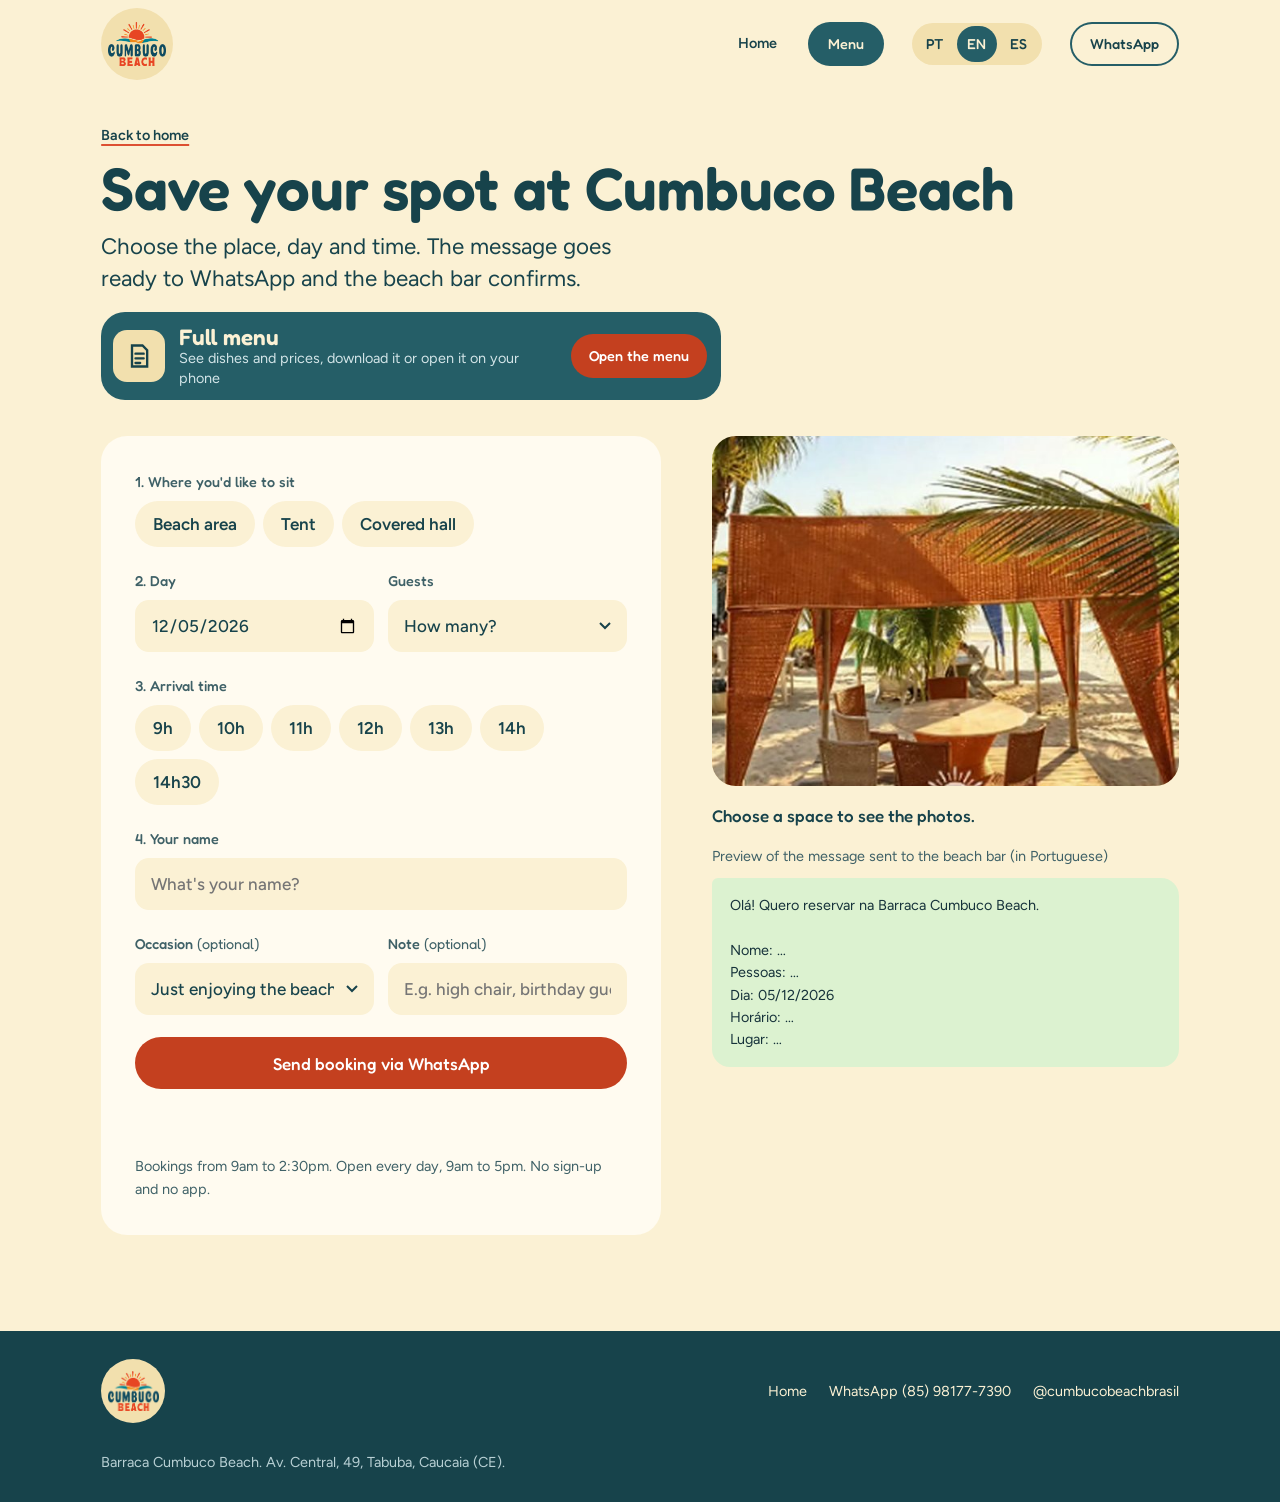
<file: reservar.html>
<!doctype html>
<html lang="pt-BR" class="no-js">
<head>
<meta charset="utf-8">
<meta name="viewport" content="width=device-width,initial-scale=1">
<title>Reservar | Cumbuco Beach</title>
<meta name="description" content="Reserve sua mesa, tenda ou salão na Barraca Cumbuco Beach. Escolha o lugar, o dia e o horário e envie pelo WhatsApp.">
<meta name="theme-color" content="#FBF1D4">
<script>document.documentElement.classList.remove('no-js');document.documentElement.classList.add('js')</script>
<link rel="stylesheet" href="css/site.css">
<link rel="stylesheet" href="css/menu.css">
</head>
<body>

<header class="nav" id="nav">
  <div class="wrap nav__in">
    <a class="nav__logo" href="index.html" aria-label="Voltar ao início"><span class="badge"><img src="img/logo.png" alt="" width="420" height="325"></span></a>
    <nav class="nav__links" aria-label="Principal">
      <span class="status" id="status" role="status"><i></i><span>Aberto todos os dias, das 9h às 17h</span></span>
      <a href="index.html">Início</a>
      <a class="btn btn--sm btn--teal nav__menu" href="cardapio.html">Cardápio</a>
      <div class="lang" id="lang" role="group" aria-label="Idioma"></div>
      <a class="btn btn--sm btn--line" href="https://wa.me/5585981777390" target="_blank" rel="noopener">WhatsApp</a>
    </nav>
  </div>
</header>

<main class="rpage">
  <div class="wrap">
    <div class="rpage__head">
      <a class="link back" href="index.html">Voltar ao início</a>
      <h1>Guarde o seu lugar na <span data-nome>Cumbuco Beach</span></h1>
      <p class="lead">Escolha o lugar, o dia e o horário. A mensagem vai pronta para o WhatsApp e a barraca confirma.</p>
      <a class="hmenu hmenu--row" href="cardapio.html"><span class="hmenu__ic" aria-hidden="true"></span><span><b>Cardápio completo</b><small>Veja os pratos e preços, baixe ou abra no celular</small></span><span class="hmenu__go">Abrir cardápio</span></a>
    </div>

    <div class="rgrid">
      <form class="form form--page" id="form" novalidate>
        <div class="welcome" id="welcome" hidden></div>
        <fieldset class="grp">
          <legend>1. Onde você quer ficar</legend>
          <div class="chips" role="radiogroup" aria-label="Ambiente" id="c-amb"></div>
        </fieldset>
        <fieldset class="grp" id="g-esp" hidden>
          <legend>Qual espaço</legend>
          <div class="chips" role="radiogroup" aria-label="Espaço" id="c-esp"></div>
        </fieldset>
        <div class="two">
          <div class="field" id="fd-data"><label for="f-data">2. Dia</label><input id="f-data" name="data" type="date" required></div>
          <div class="field" id="fd-pes"><label for="f-pes">Pessoas</label>
            <select id="f-pes" name="pes" required>
              <option value="">Quantas?</option>
              <option>1</option><option>2</option><option>3</option><option>4</option><option>5</option><option>6</option><option>7</option><option>8</option><option>9</option><option>10</option><option>11</option><option>12</option><option value="mais de 12">Mais de 12</option>
            </select>
          </div>
        </div>
        <fieldset class="grp">
          <legend>3. Horário de chegada</legend>
          <div class="chips" role="radiogroup" aria-label="Horário" id="c-hor"></div>
        </fieldset>
        <div class="field" id="fd-nome"><label for="f-nome">4. Seu nome</label><input id="f-nome" name="nome" type="text" autocomplete="name" placeholder="Como você se chama?"></div>
        <div class="two">
          <div class="field"><label for="f-oca">Ocasião <span class="opt">(opcional)</span></label>
            <select id="f-oca" name="oca"><option value="">Só curtir a praia</option><option value="Encontro a dois">Encontro a dois</option><option value="Almoço em família">Almoço em família</option><option value="Turma de amigos">Turma de amigos</option><option value="Aniversário">Aniversário</option><option value="Comemoração">Comemoração</option></select></div>
          <div class="field"><label for="f-obs">Observação <span class="opt">(opcional)</span></label><input id="f-obs" name="obs" type="text" maxlength="140" placeholder="Ex.: cadeira para criança, aniversariante"></div>
        </div>
        <button class="btn" type="submit">Enviar reserva pelo WhatsApp</button>
        <p class="msg" id="msg" role="status" aria-live="polite"></p>
        <p class="small">Reservas das 9h às 14h30. Funcionamento todos os dias, das 9h às 17h. Sem cadastro e sem aplicativo.</p>
      </form>

      <aside class="rside" aria-label="Resumo da reserva">
        <div class="rphoto" id="rphoto"></div>
        <p class="rphoto__cap" id="rcap" aria-live="polite">Escolha um ambiente para ver as fotos.</p>
        <div class="chat">
          <span>Prévia da mensagem que vai para a barraca</span>
          <div class="bubble" id="bubble" aria-live="polite" data-noi18n lang="pt-BR"></div>
        </div>
      </aside>
    </div>
  </div>
</main>

<footer class="foot dark">
  <div class="wrap">
    <div class="foot__in">
      <a class="nav__logo" href="index.html" aria-label="Início"><span class="badge" style="width:64px;height:64px"><img src="img/logo.png" alt="" width="420" height="325"></span></a>
      <nav class="foot__links" aria-label="Rodapé">
        <a href="index.html">Início</a>
        <a href="https://wa.me/5585981777390" target="_blank" rel="noopener">WhatsApp (85) 98177-7390</a>
        <a href="https://www.instagram.com/cumbucobeachbrasil/" target="_blank" rel="noopener">@cumbucobeachbrasil</a>
      </nav>
    </div>
    <p class="foot__legal">Barraca <span data-nome>Cumbuco Beach</span>. Av. Central, 49, Tabuba, Caucaia (CE).</p>
  </div>
</footer>

<script src="js/i18n.js"></script>
<script src="js/site.js"></script>
<script>
(function(){
var $=CB.$,$$=CB.$$,esc=CB.esc,HORAS=CB.HORAS,MIN=CB.MIN,WA=CB.WA,T=CB.T,L=CB.lugar;
var form=$('#form'), msg=$('#msg'), bubble=$('#bubble'), cfg;
var q=new URLSearchParams(location.search);
var d=$('#f-data'); d.min=CB.partes().iso; d.value=CB.defIso();

function chip(host,name,value,label){
  var l=document.createElement('label'); l.className='chip';
  l.innerHTML='<input type="radio" name="'+name+'" value="'+esc(value)+'"><span>'+esc(label)+'</span>'; host.appendChild(l); return l.firstChild;
}
HORAS.forEach(function(h){chip($('#c-hor'),'hor',h,h)});
function g(n){return (form.querySelector('input[name='+n+']:checked')||{}).value||''}
function val(){return {amb:g('amb'),esp:g('esp'),hor:g('hor'),data:form.data.value,pes:form.pes.value,nome:form.nome.value.trim(),oca:form.oca.value,obs:form.obs.value.trim()}}
function texto(v,final){
  var local=v.amb?(v.esp||v.amb+' (qualquer espaço)'):'…';
  return 'Olá! Quero reservar na Barraca '+(cfg?cfg.nome:'Cumbuco Beach')+'.\n\nNome: '+(v.nome||'…')+'\nPessoas: '+(v.pes||'…')+'\nDia: '+(CB.br(v.data)||'…')+'\nHorário: '+(v.hor||'…')+'\nLugar: '+local+(v.oca?'\nOcasião: '+v.oca:'')+(v.obs?'\nObservação: '+v.obs:'')+(final?'\n\nPode confirmar?':'');
}
var lastTxt='';
function render(){var t=texto(val());bubble.textContent=t;if(t!==lastTxt){bubble.classList.remove('pop');void bubble.offsetWidth;bubble.classList.add('pop');lastTxt=t}}
var lastFoto='';
function fotos(){
  var v=val(), key=v.amb+'|'+v.esp; if(key===lastFoto)return; lastFoto=key;
  if(!v.amb){$('#rphoto').innerHTML='';CB.slider($('#rphoto'),[cfg.hero[0]],'Foto da barraca');$('#rcap').textContent=T('Escolha um ambiente para ver as fotos.');return}
  var f=CB.fotosDe(cfg,v.amb,v.esp), t=cfg.tipos.filter(function(x){return x.id===v.amb})[0];
  CB.slider($('#rphoto'),f.length?f:[cfg.hero[0]],'Fotos de '+(v.esp||v.amb));
  $('#rcap').textContent=(v.esp?L(v.esp):T(t.titulo))+(f.length>1?' ('+f.length+' '+T('fotos')+')':'');
}
function espacos(amb,sel){
  var host=$('#c-esp'); host.innerHTML=''; var t=cfg.tipos.filter(function(x){return x.id===amb})[0];
  $('#g-esp').hidden=!t; if(!t)return;
  chip(host,'esp','',T('Tanto faz')).checked=!sel;
  for(var i=1;i<=t.qtd;i++){var n=amb+' '+i, c=chip(host,'esp',n,L(n)); if(sel===n)c.checked=true}
  travar();
}
/* espaços que o administrador marcou como ocupados no dia escolhido */
function ocupado(n,data){return (cfg.bloqueios||[]).some(function(b){return b.esp===n&&b.data===data})}
function travar(){
  var data=form.data.value;
  $$('input[name=esp]').forEach(function(r){
    if(!r.value)return; var off=ocupado(r.value,data), sp=r.nextElementSibling;
    r.disabled=off; r.parentNode.classList.toggle('off',off); sp.textContent=L(r.value)+(off?' ('+T('ocupado')+')':'');
    if(off&&r.checked){r.checked=false;$$('input[name=esp]')[0].checked=true}
  });
}
function set(o){
  if(o.amb){var r=$$('input[name=amb]').filter(function(x){return x.value===o.amb})[0];if(r){r.checked=true;espacos(o.amb,o.esp)}}
  if(o.pes)form.pes.value=o.pes;
  if(o.hor){var h=$$('input[name=hor]').filter(function(x){return x.value===o.hor})[0];if(h)h.checked=true}
  if(o.data&&o.data>=d.min){form.data.value=o.data;travar()}
  if(o.nome)form.nome.value=o.nome;
  if(o.oca)form.oca.value=o.oca;
  if(o.obs)form.obs.value=o.obs;
  render(); fotos();
}
form.addEventListener('input',function(e){if(e.target.name==='data'&&cfg)travar();render()});
form.addEventListener('change',function(e){if(e.target.name==='amb')espacos(e.target.value);if(e.target.name==='data')travar();render();fotos()});

CB.load().then(function(c){
  cfg=c;
  cfg.tipos.forEach(function(t){chip($('#c-amb'),'amb',t.id,T(t.id))});
  render(); lastFoto='x'; fotos();
  /* vindo da página inicial */
  var o={}; ['amb','esp','pes','hor','data','oca'].forEach(function(k){if(q.get(k))o[k]=q.get(k)});
  var u=CB.ultima();
  if(q.get('repetir')&&u){o={amb:u.amb,esp:u.esp,pes:u.pes,hor:u.hor,nome:u.nome};msg.textContent=T('Dados da última vez preenchidos. Confira o dia e envie.')}
  else if(u&&u.nome){
    form.nome.value=u.nome;
    var w=$('#welcome'); w.hidden=false;
    w.innerHTML='<span>'+T('Que bom te ver de novo,')+' <b>'+esc(u.nome.split(' ')[0])+'</b>. '+T('Repetir a última reserva')+' ('+esc(L(u.esp||u.amb))+', '+esc(u.pes)+' '+T('pessoas')+', '+esc(u.hor)+')?</span> <button type="button" class="link" id="w-yes">'+T('Usar')+'</button>';
    $('#w-yes').addEventListener('click',function(){set({amb:u.amb,esp:u.esp,pes:u.pes,hor:u.hor,nome:u.nome});w.hidden=true});
  }
  set(o);
  if(Object.keys(o).length&&!msg.textContent){msg.textContent=T('Já deixamos uma parte preenchida. Complete o que falta e envie.')}
  CB.chrome(cfg);
});

function bad(id,on){var el=$('#'+id); if(on)el.setAttribute('aria-invalid','true'); else el.removeAttribute('aria-invalid')}
form.addEventListener('submit',function(e){
  e.preventDefault(); var v=val(), p=CB.partes(); msg.dataset.s='';
  ['fd-data','fd-pes','fd-nome'].forEach(function(i){bad(i,false)});
  var erro=null,foco=null;
  if(!v.amb){erro='Escolha o ambiente: área, tenda ou salão.'}
  else if(!v.data||v.data<p.iso){bad('fd-data',true);erro='Escolha o dia da reserva.';foco=form.data}
  else if(!v.pes){bad('fd-pes',true);erro='Diga quantas pessoas vão.';foco=form.pes}
  else if(!v.hor){erro='Escolha o horário de chegada.'}
  else if(v.data===p.iso&&p.t>=870){bad('fd-data',true);erro='As reservas de hoje já encerraram. Escolha amanhã.';foco=form.data}
  else if(v.data===p.iso&&MIN[v.hor]<=p.t){erro='Esse horário já passou. Escolha um mais tarde ou outro dia.'}
  else if(!v.nome){bad('fd-nome',true);erro='Escreva o seu nome.';foco=form.nome}
  if(!erro&&v.esp&&ocupado(v.esp,v.data))erro='Esse espaço já está ocupado nesse dia. Escolha outro.';
  if(erro){msg.dataset.s='error';msg.textContent=T(erro);if(foco)foco.focus();return}
  try{localStorage.setItem('cb_ultima_reserva',JSON.stringify({nome:v.nome,amb:v.amb,esp:v.esp,pes:v.pes,hor:v.hor}))}catch(e){}
  var url='https://wa.me/'+WA+'?text='+encodeURIComponent(texto(v,true));
  msg.textContent=T('Abrindo o WhatsApp com a sua reserva.');
  var w=window.open(url,'_blank','noopener');
  CB.registrar({nome:v.nome,pessoas:v.pes,data:v.data,horario:v.hor,ambiente:v.amb,espaco:v.esp,ocasiao:v.oca,observacao:v.obs}); /* só depois do WhatsApp, e sem travar se a nuvem estiver fora */
  if(!w){msg.innerHTML=T('Se o WhatsApp não abriu,')+' <a class="link" href="'+url+'" target="_blank" rel="noopener">'+T('toque aqui para enviar')+'</a>.'}
});
})();
</script>
<script src="js/caranguejo.js"></script>
</body>
</html>
</file>
<file: css/site.css>
/* modelo 5: identidade do Instagram da barraca, pensada para levar à reserva */
@font-face{font-family:"Fredoka";src:url(../fonts/fredoka.woff2) format("woff2");font-weight:300 700;font-display:swap}
@font-face{font-family:"Figtree";src:url(../fonts/figtree.woff2) format("woff2");font-weight:300 900;font-display:swap}
@font-face{font-family:"Kaushan Script";src:url(../fonts/kaushan.woff2) format("woff2");font-weight:400;font-display:swap}
:root{
  --cream:#FBF1D4; --sand:#F2E0AE; --paper:#FFFBF0;
  --teal:#255E67; --deep:#17434B; --orange:#DD5032; --btn:#C4401F; --btn-h:#AE3414;
  --ink:#17434B; --muted:#3F6167; --wa:#DCF2D0;
  --font-d:"Fredoka","Nunito","Trebuchet MS",system-ui,sans-serif;
  --font-b:"Figtree","Segoe UI",system-ui,-apple-system,sans-serif;
  --font-s:"Kaushan Script","Brush Script MT",cursive;
  --s-sm:.9rem; --s-body:1.0625rem;
  --s-lead:clamp(1.15rem,1.05rem + .5vw,1.4rem);
  --s-h2:clamp(1.9rem,1.4rem + 1.9vw,2.75rem);
  --s-h1:clamp(2.3rem,1.4rem + 3.2vw,3.75rem);
  --r:20px; --pad:clamp(18px,4vw,56px); --max:1180px; --nav:88px;
  --ease:cubic-bezier(.16,1,.3,1);
}
[hidden]{display:none!important}
*,*::before,*::after{box-sizing:border-box}
html{scroll-behavior:smooth;scroll-padding-top:calc(var(--nav) + 12px);-webkit-text-size-adjust:100%;overflow-x:clip}
body{margin:0;background:var(--cream);color:var(--ink);font-family:var(--font-b);font-size:var(--s-body);line-height:1.6;-webkit-font-smoothing:antialiased;overflow-x:clip}
img{display:block;max-width:100%}
a{color:inherit}
h1,h2,h3,p,figure,ul,ol,dl,dd,fieldset{margin:0;padding:0}
ul,ol{list-style:none}
fieldset{border:0;min-width:0}
button,input,select{font:inherit;color:inherit}
::selection{background:var(--orange);color:#fff}
:focus-visible{outline:3px solid var(--teal);outline-offset:3px;border-radius:6px}
.dark :focus-visible{outline-color:var(--sand)}
.sr{position:absolute;width:1px;height:1px;overflow:hidden;clip-path:inset(50%);white-space:nowrap}
h1,h2,h3{font-family:var(--font-d);font-weight:600;color:var(--deep);letter-spacing:-.005em;text-wrap:balance}
h1{font-size:var(--s-h1);line-height:1.06}
h2{font-size:var(--s-h2);line-height:1.12}
h3{font-size:var(--s-lead);line-height:1.2;font-weight:500}
.lead{font-size:var(--s-lead);line-height:1.45;max-width:46ch;text-wrap:balance}
.small{font-size:var(--s-sm);color:var(--muted)}
.script{font-family:var(--font-s);font-weight:400;letter-spacing:0;line-height:1.15}
.wrap{width:100%;max-width:var(--max);margin-inline:auto;padding-inline:var(--pad)}
.sect{padding-block:clamp(64px,9vw,112px)}

/* botões */
.btn{display:inline-flex;align-items:center;justify-content:center;min-height:52px;padding:0 28px;border:0;border-radius:999px;background:var(--btn);color:#fff;font-family:var(--font-d);font-weight:500;font-size:var(--s-body);text-decoration:none;cursor:pointer;transition:background-color .25s,transform .35s var(--ease),box-shadow .35s var(--ease)}
.btn:hover{background:var(--btn-h);transform:translateY(-2px);box-shadow:0 10px 22px rgba(196,64,31,.28)}
.btn:active{transform:translateY(1px);box-shadow:none}
.btn--teal{background:var(--teal)}
.btn--teal:hover{background:var(--deep);box-shadow:0 10px 22px rgba(23,67,75,.25)}
.btn--line{background:transparent;color:var(--deep);box-shadow:inset 0 0 0 2px var(--teal)}
.btn--line:hover{background:var(--deep);color:var(--cream);box-shadow:inset 0 0 0 2px var(--deep)}
.btn--cream{background:var(--cream);color:var(--deep)}
.btn--cream:hover{background:#fff;box-shadow:0 10px 22px rgba(0,0,0,.22)}
.btn--sm{min-height:44px;padding:0 20px;font-size:var(--s-sm)}
.link{color:var(--deep);font-weight:600;text-decoration:underline;text-decoration-thickness:2px;text-underline-offset:.25em;text-decoration-color:var(--orange);transition:text-decoration-color .2s,color .2s;background:none;border:0;padding:0;cursor:pointer}
.link:hover{color:var(--btn)}

/* topo */
.nav{position:fixed;inset:0 0 auto 0;z-index:50;height:var(--nav);background:var(--cream);transition:transform .45s var(--ease)}
.nav.hide{transform:translateY(-100%)}
.nav__in{height:100%;display:flex;align-items:center;justify-content:space-between;gap:20px}
.badge{display:grid;place-items:center;width:72px;height:72px;border-radius:50%;background:var(--sand);flex:none;transition:transform .5s var(--ease)}
.badge img{width:80%;height:auto}
.nav__logo:hover .badge{transform:rotate(-8deg) scale(1.05)}
.nav__links{display:flex;align-items:center;gap:clamp(14px,2.2vw,30px);font-size:var(--s-sm)}
.nav__links a:not(.btn){text-decoration:underline;text-decoration-color:transparent;text-decoration-thickness:3px;text-underline-offset:.35em;font-weight:600;color:var(--deep);padding:8px 2px;transition:text-decoration-color .25s}
.nav__links a:not(.btn):hover{text-decoration-color:var(--orange)}
.status{display:inline-flex;align-items:center;gap:.55em;font-size:var(--s-sm);color:var(--muted);font-weight:500}
.status i{width:9px;height:9px;border-radius:50%;background:#8da3a6;flex:none}
.status.open i{background:#2f9e5b;animation:pulse 2.4s var(--ease) infinite}
@keyframes pulse{0%{box-shadow:0 0 0 0 rgba(47,158,91,.5)}70%,100%{box-shadow:0 0 0 9px rgba(47,158,91,0)}}

/* início */
.hero{padding:calc(var(--nav) + clamp(20px,4vh,48px)) 0 clamp(48px,7vh,80px)}
.hero__in{display:grid;grid-template-columns:minmax(0,6fr) minmax(0,5fr);gap:clamp(28px,5vw,64px);align-items:center}
.hero__text{display:grid;gap:20px;justify-items:start}
.hero__text h1{max-width:19ch}
.rot{font-family:var(--font-d);font-weight:500;font-size:var(--s-lead);color:var(--teal);line-height:1.3;min-height:1.3em}
.rot b{display:inline-block;font-weight:600;color:var(--btn)}
.hero__text .lead{max-width:44ch}
.quick{width:100%;max-width:620px;display:grid;grid-template-columns:1.3fr .8fr 1.1fr auto;gap:10px;align-items:end;padding:14px;border-radius:calc(var(--r) + 4px);background:var(--paper)}
.quick label{display:block;font-family:var(--font-d);font-weight:500;font-size:var(--s-sm);color:var(--muted);margin:0 0 4px 4px}
.quick input,.quick select{width:100%;min-height:48px;padding:0 12px;border:0;border-radius:14px;background:var(--cream);color:var(--deep);font-weight:600;appearance:none;-webkit-appearance:none}
.quick select{background-image:url("data:image/svg+xml,%3Csvg xmlns='http://www.w3.org/2000/svg' width='12' height='8'%3E%3Cpath d='M1 1l5 5 5-5' fill='none' stroke='%2317434B' stroke-width='2'/%3E%3C/svg%3E");background-position:calc(100% - 12px) 50%;background-repeat:no-repeat;padding-right:30px}
.quick .btn{min-height:48px;padding:0 22px}
.hero__live{font-size:var(--s-sm);color:var(--muted);display:flex;flex-wrap:wrap;align-items:center;gap:6px 14px;min-height:1.6em}
.hero__live b{color:var(--deep);font-weight:600}
.welcome{display:flex;flex-wrap:wrap;align-items:center;gap:10px 16px;padding:12px 16px;border-radius:16px;background:var(--sand);font-size:var(--s-sm);color:var(--deep)}
.welcome b{font-weight:700}
.mwrap{position:relative}
.sun{position:absolute;right:-26px;top:-30px;width:clamp(110px,13vw,170px);aspect-ratio:1;border-radius:50%;background:var(--orange);animation:float 8s ease-in-out infinite alternate}
@keyframes float{to{transform:translate3d(-8px,10px,0)}}
.mosaic{position:relative;z-index:1;display:grid;grid-template-columns:1fr 1fr;gap:14px}
.mosaic figure{position:relative;margin:0;border-radius:var(--r);overflow:hidden;background:var(--sand)}
.mosaic .wide{grid-column:1/-1;aspect-ratio:16/10}
.mosaic .sq{aspect-ratio:1}
.mosaic img{width:100%;height:100%;object-fit:cover;transform:scale(1.08);translate:calc(var(--mx,0)*var(--k,10)*1px) calc(var(--my,0)*var(--k,10)*1px);transition:transform .9s var(--ease),translate .5s var(--ease)}
.mosaic figure:hover img{transform:scale(1.14)}
.mosaic .wide img{--k:-8}.mosaic .sq img{--k:12}

/* faixa da marca */
.words{background:var(--teal);color:var(--cream)}
.words ul{display:flex;flex-wrap:wrap;justify-content:space-between;gap:10px clamp(20px,4vw,56px);padding-block:22px;font-family:var(--font-d);font-weight:500;font-size:var(--s-lead)}
.words li{transition:transform .35s var(--ease)}
.words li:hover{transform:translateY(-3px) rotate(-2deg)}

.head{display:grid;gap:12px;margin-bottom:clamp(28px,4vw,48px)}
.head--row{display:flex;flex-wrap:wrap;align-items:end;justify-content:space-between;gap:20px 32px}

/* motivos */
.why{display:grid;grid-template-columns:1fr 1fr;gap:clamp(16px,2.4vw,28px)}
.why__i{display:grid;grid-template-columns:minmax(0,5fr) minmax(0,6fr);background:var(--paper);border-radius:var(--r);overflow:hidden;transition:transform .45s var(--ease),box-shadow .45s var(--ease)}
.why__i:hover{transform:translateY(-4px);box-shadow:0 18px 36px rgba(23,67,75,.13)}
.why__img{overflow:hidden;background:var(--sand);min-height:220px}
.why__img img{width:100%;height:100%;object-fit:cover;transition:transform .9s var(--ease)}
.why__i:hover .why__img img{transform:scale(1.07)}
.why__t{display:grid;gap:10px;align-content:center;padding:clamp(18px,2.4vw,30px);justify-items:start}
.why__t p{color:var(--muted);font-size:var(--s-body)}

/* cards */
.spaces{display:grid;grid-template-columns:repeat(3,minmax(0,1fr));gap:clamp(16px,2.4vw,28px)}
.card{display:flex;flex-direction:column;background:var(--paper);border-radius:var(--r);overflow:hidden;transition:transform .45s var(--ease),box-shadow .45s var(--ease)}
.card:hover{transform:translateY(-5px);box-shadow:0 18px 36px rgba(23,67,75,.14)}
.card__img{aspect-ratio:5/4;overflow:hidden;background:var(--sand)}
.card__img img{width:100%;height:100%;object-fit:cover;transition:transform .9s var(--ease)}
.card:hover .card__img img{transform:scale(1.06)}
.card__body{display:grid;gap:8px;padding:22px 22px 24px;flex:1;align-content:start}
.card__body .btn{justify-self:start;margin-top:10px}
.card__body p{color:var(--muted);font-size:var(--s-body)}

/* planejador */
.plan{background:var(--sand)}
.plan__grid{display:grid;grid-template-columns:minmax(0,6fr) minmax(0,5fr);gap:clamp(28px,5vw,64px);align-items:start}
.plan__ctl{display:grid;gap:26px}
.grp legend,.field label{display:block;font-family:var(--font-d);font-weight:500;font-size:var(--s-sm);color:var(--muted);margin-bottom:8px;padding:0}
.chips{display:flex;flex-wrap:wrap;gap:8px}
.chip{position:relative}
.chip input{position:absolute;inset:0;width:100%;height:100%;margin:0;opacity:0;cursor:pointer}
.chip span{display:inline-flex;align-items:center;min-height:46px;padding:0 18px;border-radius:999px;background:var(--cream);font-weight:600;transition:background-color .2s,color .2s,transform .3s var(--ease)}
.plan .chip span{background:var(--paper)}
.chip:hover span{background:var(--sand)}
.plan .chip:hover span{background:#fff}
.chip input:checked+span{background:var(--teal);color:var(--cream)}
.chip input:focus-visible+span{outline:3px solid var(--teal);outline-offset:3px}
.chip input:active+span{transform:scale(.96)}
.time{display:grid;gap:10px}
.time__big{font-family:var(--font-d);font-weight:600;font-size:var(--s-h2);line-height:1;color:var(--deep)}
.time__big small{font-size:var(--s-sm);font-weight:500;color:var(--muted);margin-left:8px}
input[type=range]{width:100%;height:36px;background:transparent;appearance:none;-webkit-appearance:none;cursor:pointer;margin:0}
input[type=range]::-webkit-slider-runnable-track{height:10px;border-radius:999px;background:var(--paper)}
input[type=range]::-moz-range-track{height:10px;border-radius:999px;background:var(--paper)}
input[type=range]::-webkit-slider-thumb{-webkit-appearance:none;width:32px;height:32px;margin-top:-11px;border-radius:50%;background:var(--btn);border:4px solid var(--cream);transition:transform .25s var(--ease)}
input[type=range]::-moz-range-thumb{width:24px;height:24px;border-radius:50%;background:var(--btn);border:4px solid var(--cream)}
input[type=range]:hover::-webkit-slider-thumb{transform:scale(1.12)}
.ticks{display:flex;justify-content:space-between;font-size:var(--s-sm);color:var(--muted);font-weight:600}
.ticks span.on{color:var(--btn)}
.scene{display:grid;gap:8px;min-height:7.2em}
.scene p{font-size:var(--s-lead);line-height:1.4;max-width:40ch}
.picks{display:grid;gap:4px;font-size:var(--s-body)}
.picks b{font-family:var(--font-d);font-weight:600;color:var(--deep)}
.plan__go{display:flex;flex-wrap:wrap;align-items:center;gap:12px 20px}
.stack{position:sticky;top:calc(var(--nav) + 20px);border-radius:calc(var(--r) + 4px);overflow:hidden;aspect-ratio:4/5;background:var(--teal)}
.stack img{position:absolute;inset:0;width:100%;height:100%;object-fit:cover;opacity:0;transform:scale(1.06);transition:opacity .7s var(--ease),transform 1.4s var(--ease)}
.stack img.on{opacity:1;transform:none}
.stack__cap{position:absolute;left:14px;bottom:14px;right:14px;z-index:2;padding:12px 16px;border-radius:14px;background:var(--cream);font-family:var(--font-d);font-weight:500;color:var(--deep)}

/* frase */
.quote{background:var(--teal);color:var(--cream);text-align:center}
.quote .wrap{padding-block:clamp(56px,8vw,96px);display:grid;gap:16px;justify-items:center}
.quote p.script{font-size:var(--s-h2);max-width:22ch;color:var(--cream)}
.quote p.sub{max-width:44ch;color:#d3e5e8}

/* cardápio */
.menu{background:var(--paper)}
.tabs{display:inline-flex;gap:6px;padding:6px;border-radius:999px;background:var(--sand)}
.tab{min-height:44px;padding:0 22px;border:0;border-radius:999px;background:transparent;font-family:var(--font-d);font-weight:500;font-size:var(--s-body);color:var(--deep);cursor:pointer;transition:background-color .25s,color .25s}
.tab:hover{background:var(--cream)}
.tab[aria-selected="true"]{background:var(--teal);color:var(--cream)}
.dishes{display:grid;grid-template-columns:repeat(3,minmax(0,1fr));gap:clamp(16px,2.4vw,28px)}
.menu .card{background:var(--cream)}
.dish .card__img{aspect-ratio:1;cursor:zoom-in;border:0;padding:0;display:block;width:100%}
.dish__body{display:grid;gap:6px;padding:18px 20px 20px;align-content:start}
.dish__body p{font-size:var(--s-sm);color:var(--muted);line-height:1.5}
.dish__body a{font-size:var(--s-sm);justify-self:start;margin-top:6px}
.menu__note{margin-top:28px}
.swap .dish{animation:up .6s var(--ease) both;animation-delay:calc(var(--i,0)*70ms)}
@keyframes up{from{opacity:0;transform:translate3d(0,18px,0)}to{opacity:1;transform:none}}

/* galeria */
.strip{overflow:hidden;margin-top:6px}
.track{display:flex;gap:14px;width:max-content;animation:slide 80s linear infinite}
.strip:hover .track,.strip.paused .track,.strip:focus-within .track{animation-play-state:paused}
@keyframes slide{to{transform:translate3d(calc(-50% - 7px),0,0)}}
.tile{flex:none;width:clamp(180px,19vw,240px);aspect-ratio:3/4;border:0;padding:0;border-radius:var(--r);overflow:hidden;cursor:zoom-in;background:var(--sand)}
.tile img{width:100%;height:100%;object-fit:cover;transition:transform .8s var(--ease)}
.tile:hover img{transform:scale(1.07)}
.gal__tools{display:flex;flex-wrap:wrap;gap:10px}

/* reservar */
.book{background:var(--teal);color:var(--cream)}
.book h2,.book h3{color:var(--cream)}
.book__grid{display:grid;grid-template-columns:minmax(0,5fr) minmax(0,6fr);gap:clamp(28px,5vw,72px);align-items:start}
.book__txt{display:grid;gap:24px;align-content:start}
.book__txt .lead{color:var(--cream)}
.steps{display:grid;gap:12px;counter-reset:s}
.steps li{display:grid;grid-template-columns:36px 1fr;gap:12px;align-items:center;counter-increment:s}
.steps li::before{content:counter(s);display:grid;place-items:center;width:36px;height:36px;border-radius:50%;background:var(--sand);color:var(--deep);font-family:var(--font-d);font-weight:600}
.facts{display:grid;gap:6px}
.facts b{font-weight:600;color:#fff}
.chat{display:grid;gap:10px}
.chat>span{font-size:var(--s-sm);color:#cfe3e6}
.bubble{background:var(--wa);color:#16323a;border-radius:6px 18px 18px 18px;padding:16px 18px;font-size:var(--s-sm);line-height:1.55;white-space:pre-line;min-height:190px}
.bubble.pop{animation:pop .35s var(--ease)}
@keyframes pop{from{transform:scale(.985)}to{transform:none}}
.form{background:var(--paper);color:var(--deep);border-radius:calc(var(--r) + 6px);padding:clamp(20px,3vw,34px);display:grid;gap:22px}
.form.flash{animation:flash 1.4s var(--ease)}
@keyframes flash{0%{box-shadow:0 0 0 0 rgba(242,224,174,.9)}100%{box-shadow:0 0 0 18px rgba(242,224,174,0)}}
.two{display:grid;grid-template-columns:1fr 1fr;gap:14px}
.field input,.field select{width:100%;min-height:52px;padding:0 16px;border:0;border-radius:14px;background:var(--cream);color:var(--deep);font-weight:500;appearance:none;-webkit-appearance:none}
.field select{background-image:url("data:image/svg+xml,%3Csvg xmlns='http://www.w3.org/2000/svg' width='12' height='8'%3E%3Cpath d='M1 1l5 5 5-5' fill='none' stroke='%2317434B' stroke-width='2'/%3E%3C/svg%3E");background-position:calc(100% - 16px) 50%;background-repeat:no-repeat;padding-right:40px}
.field select:disabled{color:#6d8a8f}
.field input:focus-visible,.field select:focus-visible,.quick input:focus-visible,.quick select:focus-visible{outline:3px solid var(--teal);outline-offset:2px}
.field[aria-invalid="true"] input,.field[aria-invalid="true"] select{outline:3px solid #c4401f;outline-offset:2px}
.msg{min-height:1.5em;font-size:var(--s-sm);color:var(--muted)}
.msg[data-s="error"]{color:#a8321a;font-weight:600}
.form .btn{width:100%}
.form .welcome{background:var(--sand)}

/* como chegar */
.where__grid{display:grid;grid-template-columns:minmax(0,5fr) minmax(0,6fr);gap:clamp(28px,5vw,72px);align-items:center}
.where__txt{display:grid;gap:22px;justify-items:start}
.addr{font-family:var(--font-d);font-weight:500;font-size:var(--s-lead);line-height:1.3;color:var(--deep)}
.where__act{display:flex;flex-wrap:wrap;gap:12px}
.pair{display:grid;grid-template-columns:1fr 1fr;gap:14px;align-items:start}
.pair figure{border-radius:var(--r);overflow:hidden;aspect-ratio:3/4;background:var(--sand)}
.pair figure:nth-child(2){margin-top:36px}
.pair img{width:100%;height:100%;object-fit:cover;transition:transform .9s var(--ease)}
.pair figure:hover img{transform:scale(1.05)}

/* chamada final e rodapé */
.final{background:var(--deep);color:var(--cream);text-align:center}
.final .wrap{padding-block:clamp(64px,9vw,112px);display:grid;gap:20px;justify-items:center}
.final .script{font-size:clamp(2.6rem,1.6rem + 5vw,5rem)}
.final .lead{color:#d3e5e8;max-width:40ch}
.foot{background:var(--deep);color:var(--cream)}
.foot__in{display:flex;flex-wrap:wrap;align-items:center;justify-content:space-between;gap:20px 40px;padding-block:28px}
.foot__links{display:flex;flex-wrap:wrap;gap:10px 22px;font-size:var(--s-sm)}
.foot a{text-decoration:none}
.foot a:hover{color:var(--sand);text-decoration:underline}
.foot__legal{padding-block:0 28px;font-size:var(--s-sm);color:#b8d0d4}

/* galeria ampliada */
dialog.lb{border:0;padding:0;background:transparent;max-width:100vw;max-height:100dvh;width:100%;height:100%;color:#fff}
dialog.lb::backdrop{background:rgba(10,30,36,.88)}
.lb__in{position:relative;width:100%;height:100%;display:grid;place-items:center;padding:56px 16px}
.lb img{max-width:min(92vw,720px);max-height:82vh;width:auto;height:auto;border-radius:var(--r);animation:pop .4s var(--ease)}
.lb button{position:absolute;display:grid;place-items:center;width:52px;height:52px;border:0;border-radius:50%;background:var(--cream);color:var(--deep);font-size:1.5rem;cursor:pointer;transition:transform .3s var(--ease)}
.lb button:hover{transform:scale(1.08)}
.lb .x{top:14px;right:14px}.lb .p{left:14px;top:50%}.lb .n{right:14px;top:50%}

/* botão flutuante */
.fab{position:fixed;right:20px;bottom:20px;z-index:60;transform:translateY(140%);transition:transform .5s var(--ease)}
.fab.on{transform:none}
.fab .btn{box-shadow:0 12px 28px rgba(23,67,75,.28)}

/* entradas */
.js .rv{opacity:0;transform:translate3d(0,22px,0);transition:opacity .8s var(--ease),transform .8s var(--ease);transition-delay:var(--d,0ms)}
.js .rv.in{opacity:1;transform:none}
.js .hero__text>*{opacity:0;transform:translate3d(0,20px,0);animation:up .9s var(--ease) forwards}
.js .hero__text>*:nth-child(1){animation-delay:.1s}.js .hero__text>*:nth-child(2){animation-delay:.22s}.js .hero__text>*:nth-child(3){animation-delay:.34s}.js .hero__text>*:nth-child(4){animation-delay:.46s}.js .hero__text>*:nth-child(5){animation-delay:.58s}
.js .mosaic figure{animation:reveal 1.1s var(--ease) both}
.js .mosaic figure:nth-child(1){animation-delay:.15s}.js .mosaic figure:nth-child(2){animation-delay:.3s}.js .mosaic figure:nth-child(3){animation-delay:.45s}
@keyframes reveal{from{clip-path:inset(100% 0 0 0 round 20px);transform:translate3d(0,24px,0)}to{clip-path:inset(0 0 0 0 round 20px);transform:none}}

@media (max-width:62rem){
  .nav__links a:not(.btn),.nav .status{display:none}
  .hero__in,.book__grid,.where__grid,.plan__grid{grid-template-columns:1fr}
  .hero__text h1{max-width:none}
  /* Monte o seu dia: a foto vem logo depois do título e acompanha a pessoa enquanto ela escolhe horário, comida e bebida */
  .plan__ctl{display:contents}
  .plan__ctl>*{order:2}
  .plan__ctl>.head{order:0}
  .stack{order:1;position:sticky;top:calc(var(--nav) + 12px);z-index:3;aspect-ratio:2/1;box-shadow:0 0 0 12px var(--sand)}
  .stack__cap{left:10px;right:10px;bottom:10px;padding:9px 13px;font-size:.95rem;line-height:1.3}
  /* o que a página levar até a tela (foco do teclado, links) para abaixo da foto presa, e não atrás dela */
  .plan__ctl>*{scroll-margin-top:calc(var(--nav) + 36px + (100vw - 40px)*.5)}
  .spaces,.dishes{grid-template-columns:1fr 1fr}
  .why{grid-template-columns:1fr}
  .fab{left:14px;right:14px;bottom:calc(10px + env(safe-area-inset-bottom))}
  .fab .btn{width:100%}
  .sun{right:-10px;top:-24px}
}
@media (max-width:40rem){
  .rot b{display:block}
  .stack{aspect-ratio:16/10}
  .plan__ctl>*{scroll-margin-top:calc(var(--nav) + 36px + (100vw - 40px)*.625)}
  .spaces,.dishes{grid-template-columns:1fr}
  .two{grid-template-columns:1fr}
  .quick{grid-template-columns:1fr 1fr}
  .quick .btn{grid-column:1/-1}
  .why__i{grid-template-columns:1fr}
  .why__img{min-height:0;aspect-ratio:16/10}
  .words ul{justify-content:center}
  .pair figure:nth-child(2){margin-top:20px}
  .lb .p,.lb .n{top:auto;bottom:14px}
  .lb .p{left:calc(50% - 62px)}.lb .n{right:calc(50% - 62px)}
}
/* celular deitado: pouca altura, a foto não fica presa no alto */
@media (max-width:62rem) and (max-height:520px){.stack{position:relative;top:0}.plan__ctl>*{scroll-margin-top:calc(var(--nav) + 16px)}}
@media (prefers-reduced-motion:reduce){
  html{scroll-behavior:auto}
  *,*::before,*::after{animation-duration:.01ms!important;animation-iteration-count:1!important;transition-duration:.01ms!important}
  .js .rv,.js .hero__text>*{opacity:1;transform:none}
  .strip{overflow-x:auto}
  .track{animation:none}
}

/* ===== modelo 6: três páginas ===== */
a.btn{text-align:center}
/* fotos que trocam */
.sl{position:relative;overflow:hidden;background:var(--sand)}
.sl img{position:absolute;inset:0;width:100%;height:100%;object-fit:cover;opacity:0;transition:opacity .6s var(--ease),transform .9s var(--ease)}
.sl img.on{opacity:1}
.sl button{position:absolute;top:50%;translate:0 -50%;z-index:2;display:grid;place-items:center;width:40px;height:40px;border:0;border-radius:50%;background:var(--cream);color:var(--deep);font-size:1.3rem;line-height:1;cursor:pointer;transition:transform .25s var(--ease)}
.sl button:hover{transform:scale(1.1)}
.sl__p{left:10px}.sl__x{right:10px}
.sl__n{position:absolute;right:10px;bottom:10px;z-index:2;padding:2px 10px;border-radius:999px;background:var(--cream);color:var(--deep);font-size:var(--s-sm);font-weight:600}
/* faixa que passa */
.marq{background:var(--teal);color:var(--cream);overflow:hidden}
.marq__t{display:flex;width:max-content;padding-block:20px;animation:slide 46s linear infinite}
.marq:hover .marq__t{animation-play-state:paused}
.marq ul{display:flex;flex:none;font-family:var(--font-d);font-weight:500;font-size:var(--s-lead);white-space:nowrap}
.marq li{display:flex;align-items:center;gap:clamp(18px,2.6vw,34px);padding-left:clamp(18px,2.6vw,34px)}
.marq li::after{content:"";width:10px;height:10px;border-radius:50%;background:var(--orange);flex:none}
.marq__t{animation-name:marq}
@keyframes marq{to{transform:translate3d(-50%,0,0)}}
/* ocasiões: o cartão inteiro leva à reserva */
a.why__i{text-decoration:none;color:inherit}
.why__go{display:inline-flex;align-items:center;min-height:44px;padding:0 20px;border-radius:999px;background:var(--teal);color:var(--cream);font-family:var(--font-d);font-weight:500;font-size:var(--s-sm);margin-top:4px;transition:background-color .25s}
a.why__i:hover .why__go{background:var(--btn)}
/* planejador */
.plan .grp+.grp{margin-top:-6px}
.stack img{transition:opacity .7s var(--ease),transform 1.4s var(--ease)}
/* prato ampliado */
.dish .card__img{cursor:pointer}
.dish__body{padding-bottom:22px}
.dish__body .small{font-weight:600;color:var(--btn)}
dialog.dm{border:0;padding:0;border-radius:calc(var(--r) + 6px);background:var(--paper);color:var(--deep);width:min(860px,calc(100vw - 28px));max-height:calc(100dvh - 28px);overflow:auto}
dialog.dm::backdrop{background:rgba(10,30,36,.82)}
.dm__in{display:grid;grid-template-columns:minmax(0,1fr) minmax(0,1fr);animation:pop .4s var(--ease)}
.dm__img{background:var(--sand);min-height:340px}
.dm__img img{width:100%;height:100%;object-fit:cover}
.dm__t{display:grid;gap:16px;align-content:center;padding:clamp(22px,4vw,44px);justify-items:start}
.dm__t h3{font-size:var(--s-h2);font-weight:600;line-height:1.08}
.dm__lab{font-family:var(--font-d);font-weight:500;font-size:var(--s-sm);color:var(--muted)}
.dm__list{display:flex;flex-wrap:wrap;gap:8px}
.dm__list li{padding:8px 16px;border-radius:999px;background:var(--cream);font-weight:600}
.dm__x{position:absolute;top:12px;right:12px;display:grid;place-items:center;width:44px;height:44px;border:0;border-radius:50%;background:var(--cream);color:var(--deep);font-size:1.4rem;cursor:pointer}
/* mapa */
.map{position:relative;display:block;border-radius:calc(var(--r) + 4px);overflow:hidden;aspect-ratio:6/5;background:var(--sand);text-decoration:none;color:var(--deep);transition:transform .45s var(--ease),box-shadow .45s var(--ease)}
.map:hover{transform:translateY(-4px);box-shadow:0 18px 36px rgba(23,67,75,.16)}
.map svg{position:absolute;inset:0;width:100%;height:100%}
.map{background:#255E67;perspective:900px}
.map__plane{position:absolute;inset:-25% -20% -30%;transform-origin:50% 45%;transform:rotateX(44deg) rotateZ(-3deg);animation:sway 9s ease-in-out infinite alternate;will-change:transform}
.map.live .map__plane{animation:none;transform:rotateX(calc(44deg + var(--rx,0)*1deg)) rotateZ(calc(var(--rz,0)*1deg));transition:transform .25s ease-out}
@keyframes sway{from{transform:rotateX(44deg) rotateZ(-4deg)}to{transform:rotateX(42deg) rotateZ(4deg)}}
.map .wv{stroke-dasharray:60 40;animation:wv 5s linear infinite}
@keyframes wv{to{stroke-dashoffset:-200}}
.map .ring{transform-origin:500px 360px;animation:ring 1.8s ease-out infinite}
@keyframes ring{from{transform:scale(.4);opacity:.9}to{transform:scale(2.4);opacity:0}}
.map__tip{position:absolute;left:14px;top:14px;z-index:2;padding:8px 14px;border-radius:999px;background:var(--paper);font-size:var(--s-sm);font-weight:600}
.map__bar{z-index:2}
.map__pin{position:absolute;left:50%;top:44.75%;translate:-50% -100%;display:grid;justify-items:center;animation:pin .85s ease-in-out infinite alternate;z-index:2}
.map__pin span{display:grid;place-items:center;width:92px;height:92px;border-radius:50%;background:var(--paper);border:5px solid var(--btn)}
.map__pin span img{width:76%;height:auto}
.map__pin::after{content:"";width:22px;height:22px;background:var(--btn);rotate:45deg;margin-top:-13px;border-radius:0 0 5px 0}
@keyframes pin{to{translate:-50% calc(-100% - 10px)}}
.map__dot{display:none;position:absolute;left:50%;top:60.25%;width:34px;height:12px;translate:-50% -30%;border-radius:50%;background:rgba(23,67,75,.25)}
.map__bar{position:absolute;left:14px;right:14px;bottom:14px;display:flex;flex-wrap:wrap;align-items:center;justify-content:space-between;gap:6px 16px;padding:12px 16px;border-radius:16px;background:var(--paper);font-size:var(--s-sm)}
.map__bar b{font-family:var(--font-d);font-weight:600;font-size:var(--s-body)}
.map__bar u{font-weight:700;text-decoration-color:var(--orange);text-decoration-thickness:2px;text-underline-offset:.25em}
/* página de reservas */
.rpage{padding:calc(var(--nav) + clamp(20px,4vh,44px)) 0 clamp(56px,8vw,96px)}
.rpage__head{display:grid;gap:10px;margin-bottom:clamp(22px,3vw,36px)}
.rgrid{display:grid;grid-template-columns:minmax(0,6fr) minmax(0,5fr);gap:clamp(24px,4vw,56px);align-items:start}
.rside{position:sticky;top:calc(var(--nav) + 16px);display:grid;gap:16px}
.rphoto{aspect-ratio:4/3;border-radius:calc(var(--r) + 4px)}
.rphoto__cap{font-family:var(--font-d);font-weight:500;color:var(--deep)}
.rside .bubble{min-height:0}
.rside .chat>span{color:var(--muted)}
.form--page{background:var(--paper)}
.form .opt{font-weight:400;color:var(--muted)}
.back{font-size:var(--s-sm)}
/* configurações */
.adm{padding:calc(var(--nav) + 28px) 0 96px}
.adm h1{font-size:var(--s-h2)}
.adm__top{display:flex;flex-wrap:wrap;align-items:end;justify-content:space-between;gap:14px 24px;margin-bottom:22px}
.adm__tabs{display:flex;flex-wrap:wrap;gap:6px;padding:6px;border-radius:22px;background:var(--sand);margin-bottom:26px}
.adm__panel{display:grid;gap:22px}
.box{background:var(--paper);border-radius:var(--r);padding:clamp(18px,2.6vw,28px);display:grid;gap:16px}
.box h2{font-size:var(--s-lead);font-weight:600}
.box h3{font-size:var(--s-body);font-weight:600}
.box .field textarea,.item textarea{width:100%;min-height:84px;padding:12px 16px;border:0;border-radius:14px;background:var(--cream);color:var(--deep);font:inherit;font-weight:500;resize:vertical}
.pe{display:grid;grid-template-columns:repeat(auto-fill,minmax(120px,1fr));gap:10px}
.pe__t{position:relative;aspect-ratio:1;border-radius:14px;overflow:hidden;background:var(--sand)}
.pe__t img{width:100%;height:100%;object-fit:cover}
.pe__t button{position:absolute;top:6px;display:grid;place-items:center;width:32px;height:32px;border:0;border-radius:50%;background:var(--cream);color:var(--deep);font-size:1rem;cursor:pointer}
.pe__t .rm{right:6px}.pe__t .mv{left:6px}
.pe__add{display:grid;place-items:center;aspect-ratio:1;border-radius:14px;background:var(--cream);box-shadow:inset 0 0 0 2px var(--teal);color:var(--deep);font-family:var(--font-d);font-weight:500;font-size:var(--s-sm);text-align:center;cursor:pointer;padding:8px;position:relative}
.pe__add input{position:absolute;inset:0;opacity:0;cursor:pointer}
.pe__add:focus-within{outline:3px solid var(--teal);outline-offset:3px}
.pe__link{display:flex;gap:8px;flex-wrap:wrap}
.pe__link input{flex:1;min-width:200px;min-height:44px;padding:0 14px;border:0;border-radius:12px;background:var(--cream);font-weight:500}
.item{display:grid;grid-template-columns:120px 1fr auto;gap:14px;align-items:start;padding:14px;border-radius:16px;background:var(--cream)}
.item .field input,.item textarea{background:var(--paper)}
.item .pe__t,.item .pe__add{width:120px}
.item__f{display:grid;gap:10px}
details.sub{display:grid;gap:10px;padding:14px;border-radius:16px;background:var(--cream)}
details.sub summary{cursor:pointer;font-family:var(--font-d);font-weight:500}
details.sub[open] summary{margin-bottom:10px}
.note{padding:12px 16px;border-radius:14px;background:var(--sand);font-size:var(--s-sm)}
.note.ok{background:#DDEFE0}
.box .pontos,.box .passos{display:grid;gap:10px;margin:0;padding-left:1.5em;line-height:1.5}
.box .pontos{list-style:disc}
.box .passos{list-style:decimal}
.box .passos li{padding-left:4px}
.box .passos li::marker{font-family:var(--font-d);font-weight:600;color:var(--btn)}
.box code{padding:1px 6px;border-radius:6px;background:var(--sand);font-size:.94em}
.row{display:flex;flex-wrap:wrap;gap:10px;align-items:center}
.foot__adm{opacity:.8}
@media (max-width:62rem){
  .rgrid{grid-template-columns:1fr}
  .rside{position:static;order:-1}
  .rphoto{aspect-ratio:16/10}
  .rside .chat{display:none}
}
@media (max-width:40rem){
  .dm__in{grid-template-columns:1fr}
  .dm__img{min-height:0;aspect-ratio:4/3}
  .item{grid-template-columns:1fr}
  .map{aspect-ratio:4/5}
  .map__pin span{width:76px;height:76px}
}
@media (prefers-reduced-motion:reduce){
  .marq__t{animation:none;flex-wrap:wrap;width:auto}
  .marq ul{flex-wrap:wrap;white-space:normal}
  .marq ul[aria-hidden]{display:none}
  .map__pin{animation:none}
}

/* logo em destaque */
.sun{z-index:2;display:grid;place-items:center;background:var(--sand);border:6px solid var(--cream);width:clamp(120px,14vw,180px);right:-30px;top:-40px}
.sun img{width:78%;height:auto}
.final__logo{display:grid;place-items:center;width:clamp(150px,18vw,210px);aspect-ratio:1;border-radius:50%;background:var(--sand)}
.final__logo img{width:80%;height:auto}
@media (max-width:62rem){:root{--nav:76px}.badge{width:60px;height:60px}.sun{right:-6px;top:-34px}}

/* faixa do convite com a logo de fundo, de ponta a ponta */
.quote{position:relative;overflow:hidden;background:var(--sand);color:var(--deep)}
.quote::before{content:"";position:absolute;inset:7% 6%;background:url(../img/logo.png) center/contain no-repeat;opacity:.15;pointer-events:none}
.quote .wrap{position:relative;padding-block:clamp(80px,11vw,150px)}
.quote p.script{color:var(--deep);font-size:clamp(2.1rem,1.4rem + 2.6vw,3.25rem);max-width:20ch}
.quote p.sub{color:var(--deep);font-weight:600;font-size:var(--s-lead);max-width:40ch}
.quote .btn--cream{background:var(--btn);color:#fff}
.quote .btn--cream:hover{background:var(--btn-h)}
@media (prefers-reduced-motion:reduce){.map__plane,.map .wv,.map .ring{animation:none}}

/* configurações: rótulo e campo bem diferentes um do outro */
.adm .field label,.adm .field>label{color:var(--deep);font-family:var(--font-d);font-weight:600;font-size:var(--s-body);margin-bottom:8px}
.adm input[type=text],.adm input[type=url],.adm .box .field textarea,.adm .item textarea,.adm .item .field input,.adm .pe__link input{background:#fff;border:2px solid #8FB3B7;border-radius:12px;color:var(--deep);font-family:var(--font-b);font-weight:500;font-size:var(--s-body)}
.adm .field label input,.adm .field label textarea{display:block;margin-top:8px}
.adm input[type=text]:hover,.adm input[type=url]:hover,.adm textarea:hover{border-color:var(--teal)}
.adm input[type=text]:focus-visible,.adm input[type=url]:focus-visible,.adm textarea:focus-visible{border-color:var(--teal);outline:3px solid var(--sand);outline-offset:0}
.adm ::placeholder{color:#6F8B8F;font-weight:400}
.adm .item{background:var(--cream);box-shadow:inset 0 0 0 2px var(--sand)}
.pe__up{display:flex;flex-wrap:wrap;align-items:center;gap:10px 16px;margin-bottom:12px}
.pe__up label{position:relative;cursor:pointer}
.pe__up input{position:absolute;inset:0;opacity:0;cursor:pointer}
.pe__up label:focus-within{outline:3px solid var(--teal);outline-offset:3px}

/* ===== modelo 7 ===== */
.lang{display:inline-flex;gap:2px;padding:3px;border-radius:999px;background:var(--sand)}
.lang button{min-width:40px;min-height:36px;border:0;border-radius:999px;background:transparent;font-family:var(--font-d);font-weight:500;font-size:var(--s-sm);color:var(--deep);cursor:pointer;transition:background-color .2s,color .2s}
.lang button:hover{background:var(--cream)}
.lang button[aria-pressed="true"]{background:var(--teal);color:var(--cream)}
.aviso{display:flex;align-items:center;gap:10px;margin:0 0 clamp(16px,2.4vw,26px);padding:12px 18px;border-radius:16px;background:var(--btn);color:#fff;font-family:var(--font-d);font-weight:500;font-size:var(--s-body);animation:up .8s var(--ease) both}
.aviso::before{content:"";width:10px;height:10px;border-radius:50%;background:var(--sand);flex:none;animation:pulse2 1.6s ease-in-out infinite}
@keyframes pulse2{50%{transform:scale(1.6);opacity:.5}}
.agenda{padding-bottom:0}
.evs{display:grid;grid-template-columns:repeat(auto-fit,minmax(min(100%,320px),1fr));gap:clamp(16px,2.4vw,28px)}
.ev{background:var(--paper);border-radius:var(--r);overflow:hidden;transition:transform .45s var(--ease),box-shadow .45s var(--ease)}
.ev:hover{transform:translateY(-4px);box-shadow:0 18px 36px rgba(23,67,75,.13)}
.ev__img{aspect-ratio:16/9;overflow:hidden;background:var(--sand)}
.ev__img img{width:100%;height:100%;object-fit:cover}
.ev__in{display:grid;grid-template-columns:auto 1fr;gap:18px;padding:22px}
.ev__date{display:grid;place-items:center;align-content:center;width:76px;height:84px;border-radius:16px;background:var(--teal);color:var(--cream);font-family:var(--font-d);text-transform:lowercase}
.ev__date b{font-size:var(--s-h2);font-weight:600;line-height:1}
.ev__date span{font-size:var(--s-sm);font-weight:500}
.ev__t{display:grid;gap:6px;justify-items:start;align-content:start}
.ev__t .small{text-transform:capitalize;font-weight:600;color:var(--btn)}
.ev__t p{color:var(--muted)}
.ev__t .btn{margin-top:8px}
.price{font-family:var(--font-d);font-weight:600;color:var(--btn);font-size:var(--s-lead)}
.dish__body .price{font-size:var(--s-body);color:var(--btn)}
.chip.off span{opacity:.55;text-decoration:line-through;cursor:not-allowed}
.chip.off input{cursor:not-allowed}
.adm select{width:100%;min-height:52px;padding:0 16px;border:2px solid #8FB3B7;border-radius:12px;background:#fff;color:var(--deep);font-weight:500}
.adm input[type=date]{background:#fff;border:2px solid #8FB3B7;border-radius:12px;min-height:52px;padding:0 16px;width:100%;color:var(--deep);font-weight:500}
@media (max-width:62rem){.nav__in{gap:10px}.lang button{min-width:36px}}
@media (prefers-reduced-motion:reduce){.aviso::before{animation:none}}

/* menu do topo sempre com Cardápio e Reservar à vista; no celular e no tablet o idioma vira um botão só, que abre as três opções */
.lang__atual{display:none}
.lang__ops{display:contents}
@media (max-width:62rem){
  .nav .nav__links{gap:8px}
  .nav .lang{position:relative;padding:0;background:none}
  .nav .lang__atual{display:inline-flex;align-items:center;gap:4px;min-height:42px;padding:0 10px 0 12px;border:0;border-radius:999px;background:var(--sand);color:var(--deep);font-family:var(--font-d);font-weight:500;font-size:var(--s-sm);cursor:pointer}
  .nav .lang__atual svg{width:12px;height:12px;transition:transform .25s var(--ease)}
  .nav .lang.aberto .lang__atual svg{transform:rotate(180deg)}
  .nav .lang__ops{display:none;position:absolute;top:calc(100% + 8px);right:0;z-index:2;flex-direction:column;gap:2px;padding:4px;border-radius:18px;background:var(--cream);box-shadow:0 12px 28px rgba(23,67,75,.22)}
  .nav .lang.aberto .lang__ops{display:flex}
  .nav .lang__ops button{min-width:64px}
}
@media (max-width:400px){
  .nav .nav__links{gap:6px}
  .nav .nav__links .btn--sm{min-height:42px;padding:0 13px}
  .nav .lang__atual{padding:0 8px 0 10px}
}
@media (max-width:350px){
  .nav .nav__links .btn--sm{padding:0 10px;font-size:.86rem}
  .nav .badge{width:50px;height:50px}
}
</file>
<file: css/fx.css>
/* modelo 8: camada de efeitos da página inicial */
:root{--s-h2:clamp(2.1rem,1.4rem + 2.6vw,3.4rem);--s-h1:clamp(2.5rem,1.4rem + 4vw,4.6rem)}

/* abertura: a logo acende e a cortina sobe */
.ld{position:fixed;inset:0;z-index:200;display:grid;place-items:center;align-content:center;gap:28px;background:var(--sand);clip-path:inset(0 0 0 0);transition:clip-path .9s cubic-bezier(.7,0,.2,1);animation:ldout .01s 3.2s forwards}
.ld.done{clip-path:inset(0 0 100% 0);pointer-events:none}
@keyframes ldout{to{visibility:hidden}}
.ld__logo{position:relative;display:grid;place-items:center;width:210px;aspect-ratio:1;border-radius:50%;background:var(--cream);animation:ldpop .9s var(--ease) both}
.ld__logo img{position:relative;width:78%;height:auto}
@keyframes ldpop{from{transform:scale(.4) rotate(-20deg);opacity:0}to{transform:none;opacity:1}}
.ld__rays{position:absolute;inset:-16px;border-radius:50%;border:5px dashed var(--orange);animation:rot 9s linear infinite}
@keyframes rot{to{rotate:360deg}}
.ld__bar{width:180px;height:6px;border-radius:999px;background:var(--cream);overflow:hidden}
.ld__bar i{display:block;height:100%;background:var(--btn);border-radius:inherit;transform-origin:0 50%;animation:ldbar 1.2s ease-in-out both}
@keyframes ldbar{from{transform:scaleX(0)}to{transform:scaleX(1)}}

/* o sol do dia: desce de 9h a 17h conforme a página rola */
.day{position:fixed;right:16px;top:50%;translate:0 -50%;z-index:40;display:grid;justify-items:center;gap:10px;font-family:var(--font-d);font-weight:600;font-size:var(--s-sm);color:var(--deep)}
.day__h{padding:4px 10px;border-radius:999px;background:var(--paper)}
.day__track{position:relative;width:4px;height:min(42vh,340px);border-radius:999px;background:var(--sand)}
.day__sun{position:absolute;left:50%;top:0;width:26px;height:26px;margin:-13px;border-radius:50%;background:var(--orange);box-shadow:0 0 0 5px rgba(221,80,50,.22)}
.day__sun::after{content:"";position:absolute;inset:-9px;border-radius:50%;border:3px dashed var(--orange);animation:rot 6s linear infinite}

/* palavras que sobem de dentro da linha */
.w{display:inline-block;overflow:hidden;vertical-align:top;padding-bottom:.14em;margin-bottom:-.14em}
.w>span{display:inline-block;transform:translateY(115%);transition:transform 1s var(--ease);transition-delay:calc(var(--i,0)*55ms)}
.in .w>span,.w.in>span{transform:none}
.js .hero__text>h1{opacity:1;transform:none;animation:none}
body.ready .hero h1 .w>span{transform:none}
body:not(.ready) .hero__text>*:not(h1),body:not(.ready) .mosaic figure,body:not(.ready) .spin{animation-play-state:paused}

/* selo giratório da logo */
.spin{position:absolute;right:-34px;top:-46px;z-index:2;display:grid;place-items:center;width:clamp(150px,16vw,214px);aspect-ratio:1;border-radius:50%;background:var(--sand);border:6px solid var(--cream);animation:ldpop 1s var(--ease) .5s both}
.spin img{width:56%;height:auto;transition:transform .6s var(--ease)}
.spin:hover img{transform:scale(1.12) rotate(-6deg)}
.spin__t{position:absolute;inset:0;width:100%;height:100%;will-change:transform}
.spin__t text{font-family:var(--font-d);font-weight:600;font-size:15.5px;letter-spacing:.06em;fill:var(--deep);text-transform:uppercase}
.mosaic figure{will-change:transform}

/* faixas que aceleram com a rolagem */
.marq__t.js-m{animation:none;will-change:transform}
.marq--b{background:var(--btn)}
.marq--b li::after{background:var(--sand)}
.marq--b ul{font-family:var(--font-s);font-weight:400}

/* frase que acende, presa na tela, com as fotos do dia trocando ao lado */
.say{position:relative;height:250vh;padding:0}
.say__pin{position:sticky;top:0;height:100vh;height:100svh;display:grid;align-items:center;padding-top:var(--nav);overflow:hidden}
.say__g{display:grid;grid-template-columns:minmax(0,7fr) minmax(0,5fr);gap:clamp(24px,5vw,72px);align-items:center}
.say__p{font-family:var(--font-d);font-weight:600;font-size:clamp(1.8rem,1.1rem + 3vw,3.6rem);line-height:1.14;color:var(--deep);max-width:20ch;text-wrap:balance}
.say__p .sw{opacity:.16;transition:opacity .35s,color .35s}
.say__p .sw.on{opacity:1}
.say__p .sw.hot{color:var(--btn)}
.say__pics{position:relative;justify-self:center;width:min(100%,400px);aspect-ratio:4/5}
.say__pics figure{position:absolute;inset:0;margin:0;border-radius:calc(var(--r) + 4px);overflow:hidden;background:var(--sand);border:8px solid var(--paper);opacity:0;transform:translate3d(14%,10%,0) rotate(9deg) scale(.86);transition:transform .9s var(--ease),opacity .6s;z-index:1}
.say__pics figure.on{opacity:1;transform:rotate(-2deg);z-index:3}
.say__pics figure.past{opacity:.6;transform:translate3d(-13%,-7%,0) rotate(-10deg) scale(.9);z-index:2}
.say__pics img{width:100%;height:100%;object-fit:cover}
.say__pics figcaption{position:absolute;left:12px;right:12px;bottom:12px;display:flex;align-items:center;gap:10px;padding:10px 14px;border-radius:14px;background:var(--paper);font-family:var(--font-d);font-weight:500;color:var(--deep);font-size:var(--s-sm)}
.say__pics figcaption b{padding:2px 10px;border-radius:999px;background:var(--btn);color:#fff;font-weight:600}
.say__sun{position:absolute;right:-34px;top:-34px;width:96px;height:96px;border-radius:50%;background:var(--orange);z-index:0}
.say__sun::after{content:"";position:absolute;inset:-14px;border-radius:50%;border:5px dashed var(--orange);animation:rot 12s linear infinite}

/* números */
.stats{background:var(--teal);color:var(--cream)}
.stats__g{display:grid;grid-template-columns:repeat(4,1fr);gap:20px;padding-block:clamp(40px,6vw,72px)}
.stat{display:grid;gap:6px;justify-items:start}
.stat b{font-family:var(--font-d);font-weight:600;font-size:clamp(2.6rem,1.6rem + 4vw,4.6rem);line-height:1;color:var(--sand);font-variant-numeric:tabular-nums}
.stat span{font-size:var(--s-body);max-width:14ch;line-height:1.3}

/* ocasiões: lista grande com a foto seguindo o cursor */
.occ{display:grid}
.occ__i{position:relative;display:grid;grid-template-columns:minmax(0,1.1fr) minmax(0,1fr) auto;align-items:center;gap:16px 32px;padding:26px 0;text-decoration:none;color:var(--deep);box-shadow:inset 0 -2px 0 var(--sand);transition:padding .5s var(--ease),color .3s}
.occ__n{font-family:var(--font-d);font-weight:600;font-size:clamp(1.7rem,1.2rem + 2.2vw,3rem);line-height:1.05;transition:transform .5s var(--ease),color .3s}
.occ__d{color:var(--muted);max-width:36ch}
.occ__img{display:none}
.occ__go{display:inline-flex;align-items:center;min-height:46px;padding:0 22px;border-radius:999px;background:var(--teal);color:var(--cream);font-family:var(--font-d);font-weight:500;font-size:var(--s-sm);transition:background-color .25s,transform .4s var(--ease)}
.occ__i:hover{padding-left:22px}
.occ__i:hover .occ__n{color:var(--btn)}
.occ__i:hover .occ__go{background:var(--btn);transform:scale(1.06)}
.occ:hover .occ__i:not(:hover){color:#7f9a9e}
.peek{position:fixed;left:0;top:0;z-index:30;width:300px;aspect-ratio:4/5;margin:-190px 0 0 -150px;border-radius:var(--r);overflow:hidden;pointer-events:none;opacity:0;scale:.6;transition:opacity .35s,scale .5s var(--ease);will-change:transform;background:var(--sand)}
.peek.on{opacity:1;scale:1}
.peek img{width:100%;height:100%;object-fit:cover}

/* ambientes: a página rola para baixo e os cartões passam de lado */
.hz{position:relative;background:var(--sand)}
.hz__pin{position:sticky;top:0;height:100vh;height:100svh;display:flex;align-items:center;overflow:hidden;padding-top:var(--nav)}
.hz__track{display:flex;align-items:stretch;gap:clamp(18px,2.6vw,36px);padding-inline:var(--pad) 12vw;will-change:transform}
.hz__intro{flex:none;width:min(84vw,440px);display:grid;gap:16px;align-content:center}
.hz__hint{display:inline-flex;align-items:center;gap:12px;font-family:var(--font-d);font-weight:500;color:var(--btn)}
.hz__hint::after{content:"";width:46px;height:3px;border-radius:3px;background:var(--btn);animation:hint 1.4s ease-in-out infinite}
@keyframes hint{50%{transform:translateX(14px)}}
.hz__track .card{flex:none;width:min(78vw,600px);background:var(--paper)}
.hz__track .card__img{aspect-ratio:16/10}
.hz__track .card__body{padding:26px 28px 30px}
.hz__track .card h3{font-size:var(--s-h2);font-weight:600;line-height:1.08}
.hz__bar{position:absolute;left:var(--pad);right:var(--pad);bottom:26px;height:5px;border-radius:999px;background:var(--cream);overflow:hidden}
.hz__bar i{display:block;height:100%;background:var(--btn);transform-origin:0 50%;transform:scaleX(0)}
.hz--native .hz__pin{position:static;height:auto;display:block;overflow:visible;padding:clamp(56px,9vw,96px) 0}
.hz--native .hz__track{flex-direction:column;padding-inline:var(--pad)}
.hz--native .hz__track .card,.hz--native .hz__intro{width:100%}
.hz--native .hz__hint,.hz--native .hz__bar{display:none}

/* fotos que se revelam */
.clipin{clip-path:inset(0 0 100% 0 round 20px);transition:clip-path 1.2s cubic-bezier(.7,0,.2,1)}
.clipin.in{clip-path:inset(0 0 0 0 round 20px)}

/* cartões que inclinam e brilham */
.tilt{transform-style:preserve-3d;transition:transform .5s var(--ease),box-shadow .45s var(--ease);will-change:transform}
.tilt.live{transition:box-shadow .45s var(--ease)}
.tilt::after{content:"";position:absolute;inset:0;border-radius:inherit;background:radial-gradient(circle at var(--sx,50%) var(--sy,50%),rgba(255,255,255,.38),rgba(255,255,255,0) 46%);opacity:0;transition:opacity .4s;pointer-events:none}
.tilt.live::after{opacity:1}
.card.dish{position:relative}
.dishes{perspective:1100px}

/* fechamento */
.final{position:relative}
.wave{position:absolute;left:0;bottom:100%;width:200%;height:clamp(30px,5vw,70px);fill:var(--deep);animation:waveX 9s linear infinite;margin-bottom:-1px}
@keyframes waveX{to{transform:translateX(-25%)}}
#chegar{padding-bottom:clamp(110px,14vw,190px)}
#vem{font-size:clamp(3.4rem,2rem + 9vw,8.5rem);line-height:1;will-change:transform}
#vem .ch{display:inline-block;animation:bob 2.4s ease-in-out infinite;animation-delay:calc(var(--i)*90ms)}
@keyframes bob{50%{transform:translateY(-.09em) rotate(-2deg)}}
.final__logo{position:relative}
.final__logo img{position:relative}
.final__logo .ld__rays{inset:-18px;border-color:var(--orange)}
.mag{will-change:transform;transition:transform .5s var(--ease),background-color .25s,box-shadow .35s var(--ease)}
.mag.live{transition:background-color .25s,box-shadow .35s var(--ease)}

@media (max-width:62rem){
  .say__g{grid-template-columns:1fr;gap:26px}
  .say__pics{width:min(62vw,260px);order:-1;justify-self:start;margin-left:6px}
  .say__sun{width:64px;height:64px;right:-22px;top:-22px}
  .day{right:auto;left:0;top:var(--nav);translate:none;width:100%;display:block;z-index:49}
  .day__h{display:none}
  .day__track{display:block;width:100%;height:4px;border-radius:0}
  .day__sun{top:50%;left:0;width:16px;height:16px;margin:-8px}
  .day__sun::after{display:none}
  .stats__g{grid-template-columns:1fr 1fr;gap:28px 20px}
  .occ__i{grid-template-columns:minmax(0,1fr);gap:10px;padding:22px 0}
  .occ__i:hover{padding-left:0}
  .occ__go{justify-self:start}
  .occ__img{display:block;width:100%;aspect-ratio:16/10;object-fit:cover;border-radius:var(--r);background:var(--sand);margin-bottom:6px}
  .spin{right:-8px;top:-40px}
  .peek{display:none}
}
@media (min-width:40.01rem) and (max-width:62rem){
  .occ__i{grid-template-columns:minmax(0,15rem) minmax(0,1fr);column-gap:26px;align-items:center}
  .occ__img{grid-row:1/4;aspect-ratio:4/3;margin:0}
  .occ__n,.occ__d,.occ__go{grid-column:2}
}
@media (prefers-reduced-motion:reduce){
  .ld,.peek{display:none}
  .say{height:auto}.say__pin{position:static;height:auto;padding-block:80px}.say__pics figure:first-child{opacity:1;transform:none}
  .w>span{transform:none}
  .say__p .sw{opacity:1}
  .clipin{clip-path:none}
  #vem .ch,.wave,.ld__rays,.day__sun::after,.hz__hint::after{animation:none}
}

/* ambientes: o cartão sempre cabe na tela, com o botão inteiro e acima da linha de progresso */
.hz__pin{align-items:stretch;padding:calc(var(--nav) + 16px) 0 76px}
.hz__track{height:100%}
.hz__track .card{display:flex;flex-direction:column;height:100%}
.hz__track .card__img{aspect-ratio:auto;flex:1 1 0;min-height:100px}
.hz__track .card__body{flex:none;display:flex;flex-direction:column;align-items:flex-start;gap:8px;padding:18px 26px 22px}
.hz__track .card h3{font-size:clamp(1.35rem,4.4vh,var(--s-h2))}
.hz__track .card__body p:not(.small){display:-webkit-box;-webkit-line-clamp:3;-webkit-box-orient:vertical;overflow:hidden}
.hz__track .card__body .btn{margin-top:6px;flex:none}
.hz__bar{bottom:34px}
.fab.hz-on{transform:translateY(160%)}
.hz--native .hz__pin{padding:clamp(56px,9vw,96px) 0}
.hz--native .hz__track{height:auto}
.hz--native .hz__track .card{height:auto}
.hz--native .hz__track .card__img{aspect-ratio:16/10;flex:none}
.hz--native .hz__track .card__body p:not(.small){display:block}

/* o sol é sempre o da logo: disco vermelho, raios longos vermelhos e curtos laranja na volta inteira */
:root{--sol-logo:url("data:image/svg+xml,%3Csvg xmlns='http://www.w3.org/2000/svg' viewBox='-104 -104 208 208'%3E%3Ccircle r='50' fill='%23E74523'/%3E%3Cg fill='%23E74523'%3E%3Cpath d='M-2.5-58.5A2.5 2.5 0 0 0 2.5-58.5L4.5-95.5A4.5 4.5 0 0 0-4.5-95.5Z' transform='rotate(0)'/%3E%3Cpath d='M-2.5-58.5A2.5 2.5 0 0 0 2.5-58.5L4.5-95.5A4.5 4.5 0 0 0-4.5-95.5Z' transform='rotate(30)'/%3E%3Cpath d='M-2.5-58.5A2.5 2.5 0 0 0 2.5-58.5L4.5-95.5A4.5 4.5 0 0 0-4.5-95.5Z' transform='rotate(60)'/%3E%3Cpath d='M-2.5-58.5A2.5 2.5 0 0 0 2.5-58.5L4.5-95.5A4.5 4.5 0 0 0-4.5-95.5Z' transform='rotate(90)'/%3E%3Cpath d='M-2.5-58.5A2.5 2.5 0 0 0 2.5-58.5L4.5-95.5A4.5 4.5 0 0 0-4.5-95.5Z' transform='rotate(120)'/%3E%3Cpath d='M-2.5-58.5A2.5 2.5 0 0 0 2.5-58.5L4.5-95.5A4.5 4.5 0 0 0-4.5-95.5Z' transform='rotate(150)'/%3E%3Cpath d='M-2.5-58.5A2.5 2.5 0 0 0 2.5-58.5L4.5-95.5A4.5 4.5 0 0 0-4.5-95.5Z' transform='rotate(180)'/%3E%3Cpath d='M-2.5-58.5A2.5 2.5 0 0 0 2.5-58.5L4.5-95.5A4.5 4.5 0 0 0-4.5-95.5Z' transform='rotate(210)'/%3E%3Cpath d='M-2.5-58.5A2.5 2.5 0 0 0 2.5-58.5L4.5-95.5A4.5 4.5 0 0 0-4.5-95.5Z' transform='rotate(240)'/%3E%3Cpath d='M-2.5-58.5A2.5 2.5 0 0 0 2.5-58.5L4.5-95.5A4.5 4.5 0 0 0-4.5-95.5Z' transform='rotate(270)'/%3E%3Cpath d='M-2.5-58.5A2.5 2.5 0 0 0 2.5-58.5L4.5-95.5A4.5 4.5 0 0 0-4.5-95.5Z' transform='rotate(300)'/%3E%3Cpath d='M-2.5-58.5A2.5 2.5 0 0 0 2.5-58.5L4.5-95.5A4.5 4.5 0 0 0-4.5-95.5Z' transform='rotate(330)'/%3E%3C/g%3E%3Cg fill='%23F78B18'%3E%3Cpath d='M-1.6-59.1A1.6 1.6 0 0 0 1.6-59.1L2.5-79.5A2.5 2.5 0 0 0-2.5-79.5Z' transform='rotate(15)'/%3E%3Cpath d='M-1.6-59.1A1.6 1.6 0 0 0 1.6-59.1L2.5-79.5A2.5 2.5 0 0 0-2.5-79.5Z' transform='rotate(45)'/%3E%3Cpath d='M-1.6-59.1A1.6 1.6 0 0 0 1.6-59.1L2.5-79.5A2.5 2.5 0 0 0-2.5-79.5Z' transform='rotate(75)'/%3E%3Cpath d='M-1.6-59.1A1.6 1.6 0 0 0 1.6-59.1L2.5-79.5A2.5 2.5 0 0 0-2.5-79.5Z' transform='rotate(105)'/%3E%3Cpath d='M-1.6-59.1A1.6 1.6 0 0 0 1.6-59.1L2.5-79.5A2.5 2.5 0 0 0-2.5-79.5Z' transform='rotate(135)'/%3E%3Cpath d='M-1.6-59.1A1.6 1.6 0 0 0 1.6-59.1L2.5-79.5A2.5 2.5 0 0 0-2.5-79.5Z' transform='rotate(165)'/%3E%3Cpath d='M-1.6-59.1A1.6 1.6 0 0 0 1.6-59.1L2.5-79.5A2.5 2.5 0 0 0-2.5-79.5Z' transform='rotate(195)'/%3E%3Cpath d='M-1.6-59.1A1.6 1.6 0 0 0 1.6-59.1L2.5-79.5A2.5 2.5 0 0 0-2.5-79.5Z' transform='rotate(225)'/%3E%3Cpath d='M-1.6-59.1A1.6 1.6 0 0 0 1.6-59.1L2.5-79.5A2.5 2.5 0 0 0-2.5-79.5Z' transform='rotate(255)'/%3E%3Cpath d='M-1.6-59.1A1.6 1.6 0 0 0 1.6-59.1L2.5-79.5A2.5 2.5 0 0 0-2.5-79.5Z' transform='rotate(285)'/%3E%3Cpath d='M-1.6-59.1A1.6 1.6 0 0 0 1.6-59.1L2.5-79.5A2.5 2.5 0 0 0-2.5-79.5Z' transform='rotate(315)'/%3E%3Cpath d='M-1.6-59.1A1.6 1.6 0 0 0 1.6-59.1L2.5-79.5A2.5 2.5 0 0 0-2.5-79.5Z' transform='rotate(345)'/%3E%3C/g%3E%3C/svg%3E")}
.day__sun{width:54px;height:54px;margin:-27px;border-radius:0;background:var(--sol-logo) center/contain no-repeat;box-shadow:none;animation:rot 40s linear infinite}
.day__sun::after{display:none}
.say__sun{width:200px;height:200px;right:-86px;top:-86px;border-radius:0;background:var(--sol-logo) center/contain no-repeat;animation:rot 60s linear infinite}
.say__sun::after{display:none}
@media (max-width:62rem){
  .day__sun{width:30px;height:30px;margin:-15px}
  .say__sun{width:134px;height:134px;right:-57px;top:-57px}
}
@media (prefers-reduced-motion:reduce){.day__sun,.say__sun{animation:none}}
</file>
<file: css/menu.css>
/* Cardápio em evidência na página inicial e na de reservas.
   A página do cardápio em si (cardapio.html) usa css/cardapio.css. */
.mcta{--mp:clamp(18px,2.6vw,30px);display:grid;grid-template-columns:minmax(0,1fr) auto;gap:clamp(16px,2.2vw,26px) clamp(18px,3vw,36px);align-items:center;margin-top:clamp(24px,3vw,40px);padding:var(--mp);border-radius:var(--r);background:var(--sand)}
.mcta__t{display:grid;gap:8px;justify-items:start}
.mcta__t h3{font-size:min(var(--s-h2),8.6vw);font-weight:600;line-height:1.08}
.mcta__t p{text-wrap:balance}
.mcta__t b{font-family:var(--font-d);font-weight:600;color:var(--btn)}
.mcta__act{display:flex;flex-wrap:wrap;gap:12px;justify-content:flex-end}
/* partes do cardápio: cada uma abre o cardápio direto nela.
   Computador: as 11 em uma linha. Tablet: 6 por linha. Celular: uma fileira que rola de lado. */
.partes{grid-column:1/-1;display:grid;grid-template-columns:repeat(11,minmax(0,1fr));gap:10px}
.parte{display:grid;justify-items:center;align-content:start;gap:8px;min-width:0;padding:14px 3px 12px;border-radius:18px;background:var(--cream);color:var(--ink);text-align:center;text-decoration:none;font-family:var(--font-d);font-weight:500;font-size:.875rem;line-height:1.15;transition:transform .35s var(--ease),background-color .25s,box-shadow .35s var(--ease)}
.parte img{height:46px;width:auto;max-width:86%;object-fit:contain}
.parte:hover{transform:translateY(-4px);background:var(--paper);box-shadow:0 12px 24px rgba(23,67,75,.16)}
.parte:active{transform:translateY(-1px)}
@media (prefers-reduced-motion:no-preference){
  .js .mcta:not(.in) .parte{opacity:0}
  .js .mcta.in .parte{animation:parte-in .6s var(--ease) backwards;animation-delay:calc(var(--i,0)*40ms + 160ms)}
}
@keyframes parte-in{from{opacity:0;transform:translate3d(0,14px,0)}}
@property --fe{syntax:'<length>';inherits:false;initial-value:0px}
@property --fd{syntax:'<length>';inherits:false;initial-value:44px}
.hmenu{display:grid;grid-template-columns:auto 1fr auto;align-items:center;gap:14px;width:100%;max-width:620px;padding:12px 14px 12px 12px;border-radius:calc(var(--r) + 4px);background:var(--teal);color:var(--cream);text-decoration:none;transition:transform .4s var(--ease),box-shadow .4s var(--ease),background-color .25s}
.hmenu:hover{transform:translateY(-3px);background:var(--deep);box-shadow:0 14px 28px rgba(23,67,75,.28)}
.hmenu b{display:block;font-family:var(--font-d);font-weight:600;font-size:var(--s-lead);line-height:1.15}
.hmenu small{display:block;font-size:var(--s-sm);color:#d3e5e8;line-height:1.35}
.hmenu__ic{width:52px;height:52px;border-radius:14px;background:var(--sand) url("data:image/svg+xml,%3Csvg xmlns='http://www.w3.org/2000/svg' viewBox='0 0 24 24' fill='none' stroke='%2317434B' stroke-width='2' stroke-linecap='round'%3E%3Cpath d='M6 3h9l4 4v14H6z'/%3E%3Cpath d='M9 10h7M9 14h7M9 18h4'/%3E%3C/svg%3E") center/28px no-repeat}
.hmenu__go{display:inline-flex;align-items:center;min-height:44px;padding:0 18px;border-radius:999px;background:var(--btn);color:#fff;font-family:var(--font-d);font-weight:500;font-size:var(--s-sm);white-space:nowrap;transition:transform .4s var(--ease)}
.hmenu:hover .hmenu__go{transform:scale(1.06)}
.hmenu--row{margin-top:6px}
.nav__links a.nav__menu{color:var(--cream)}
.nav__links a{white-space:nowrap}
@media (max-width:84rem){.nav .status{display:none}}
@media (max-width:72rem){
  .partes{display:flex;flex-wrap:wrap;justify-content:center}
  .parte{flex:0 0 calc((100% - 50px)/6 - .1px)}
}
@media (max-width:60rem){
  .mcta{grid-template-columns:1fr}
  .mcta__act{order:3;justify-content:flex-start}
}
@media (max-width:40rem){
  .mcta__act{justify-content:stretch}
  .mcta__act .btn{flex:1 1 auto;justify-content:center}
  .partes{flex-wrap:nowrap;justify-content:flex-start;overflow-x:auto;overscroll-behavior-x:contain;scroll-snap-type:x proximity;scroll-padding-inline:var(--mp);scrollbar-width:none;-webkit-overflow-scrolling:touch;
    margin-inline:calc(-1*var(--mp));padding:4px var(--mp) 6px;transition:--fe .25s,--fd .25s;
    -webkit-mask-image:linear-gradient(90deg,transparent,#000 var(--fe,0px),#000 calc(100% - var(--fd,44px)),transparent);mask-image:linear-gradient(90deg,transparent,#000 var(--fe,0px),#000 calc(100% - var(--fd,44px)),transparent)}
  .partes::-webkit-scrollbar{display:none}
  /* --n = quantas partes cabem inteiras; a seguinte aparece pela metade, para mostrar que a fileira continua */
  .partes{--n:5}
  .parte{flex:0 0 calc((100% + var(--mp) - var(--n)*10px)/(var(--n) + .6));scroll-snap-align:start}
  .hmenu{grid-template-columns:auto 1fr}
  .hmenu__go{grid-column:1/-1;justify-content:center}
}
@media (max-width:599px){.partes{--n:4}}
@media (max-width:479px){.partes{--n:3}}
@media (max-width:371px){.partes{--n:2}}
</file>
<file: css/cardapio.css>
/* Cardápio Cumbuco Beach: página própria, no jeito do cardápio impresso (papel, folhas, placa, mar) */
@font-face{font-family:"Boogaloo";src:url(../fonts/boogaloo.woff2) format("woff2");font-weight:400;font-display:swap}
@font-face{font-family:"Jost";src:url(../fonts/jost.woff2) format("woff2");font-weight:300 700;font-display:swap}
@font-face{font-family:"Kaushan Script";src:url(../fonts/kaushan.woff2) format("woff2");font-weight:400;font-display:swap}

:root{
  --paper:#F6DAAF; --paper-2:#FCEBCB;
  --teal:#237489; --teal-t:#1A6074; --deep:#123F4A; --ink:#23505B; --mut:#3F646C;
  --sea:#1E6C82; --sea-d:#17586B; --sea-l:#BEDDCD; --sea-m:#A4D0C4;
  --red:#E63E1C; --red-t:#B62F15; --btn:#C4401F; --btn-h:#A63315; --orange:#F4881C;
  --green:#3F8A3A; --green-b:#4E7A34;
  --gold:#DFAE62; --gold-l:#EBCB93; --gold-d:#C98A2B;
  --cream:#FFF3D6;
  --f-d:"Boogaloo","Fredoka","Trebuchet MS",system-ui,sans-serif;
  --f-t:"Jost","Century Gothic","Futura","Segoe UI",system-ui,sans-serif;
  --f-s:"Kaushan Script","Brush Script MT",cursive;
  --s-xs:.84rem; --s-sm:.94rem; --s-b:1.0625rem; --s-n:1.4rem;
  --s-h2:clamp(2.3rem,1.5rem + 3vw,3.6rem);
  --s-h1:clamp(3.2rem,min(2rem + 6vw,15vh),6rem);
  --bar:60px; --cats:54px; --pad:clamp(18px,4vw,56px); --max:1240px;
  --praia:clamp(170px,30vh,320px);
  --ease:cubic-bezier(.16,1,.3,1); --spring:cubic-bezier(.34,1.56,.64,1);
}
@media (min-width:62rem){:root{--bar:68px;--cats:58px}}

[hidden]{display:none!important}
*,*::before,*::after{box-sizing:border-box}
html{-webkit-text-size-adjust:100%;scroll-behavior:smooth;overflow-x:clip}
html.fs-1{font-size:112.5%}
html.fs-2{font-size:125%}
body{margin:0;background:var(--paper) url(../img/papel.jpg) 0 0/290px 190px;color:var(--ink);font:400 var(--s-b)/1.5 var(--f-t);-webkit-font-smoothing:antialiased;overflow-x:clip}
img,svg{display:block;max-width:100%}
h1,h2,h3,p,ul,figure{margin:0;padding:0}
ul{list-style:none}
a{color:inherit}
button,input{font:inherit;color:inherit}
::selection{background:var(--red);color:#fff}
:focus-visible{outline:3px solid var(--teal-t);outline-offset:3px;border-radius:8px}
.escuro :focus-visible{outline-color:var(--cream)}
.sr{position:absolute;width:1px;height:1px;overflow:hidden;clip-path:inset(50%);white-space:nowrap}
.pular{position:fixed;left:12px;top:-80px;z-index:300;padding:12px 18px;border-radius:999px;background:var(--deep);color:var(--cream);font:500 var(--s-sm)/1 var(--f-t);text-decoration:none;transition:top .2s}
.pular:focus{top:12px}
.wrap{width:100%;max-width:var(--max);margin-inline:auto;padding-inline:var(--pad)}
mark{background:#FFD873;color:inherit;border-radius:5px;padding:0 .08em}

/* botões */
.btn{display:inline-flex;align-items:center;justify-content:center;gap:.5em;min-height:50px;padding:0 24px;border:0;border-radius:999px;background:var(--btn);color:#fff;font:400 1.2rem/1 var(--f-d);letter-spacing:.03em;text-transform:uppercase;text-decoration:none;cursor:pointer;transition:transform .35s var(--ease),background-color .25s,box-shadow .35s var(--ease)}
.btn:hover{background:var(--btn-h);transform:translateY(-2px);box-shadow:0 10px 22px rgba(196,64,31,.3)}
.btn:active{transform:translateY(1px);box-shadow:none}
.btn--sm{min-height:42px;padding:0 18px;font-size:1.05rem}
.btn--line{background:transparent;color:var(--cream);box-shadow:inset 0 0 0 2px var(--cream)}
.btn--line:hover{background:var(--cream);color:var(--deep);box-shadow:inset 0 0 0 2px var(--cream)}
.link{background:none;border:0;padding:0;cursor:pointer;font-weight:600;color:var(--teal-t);text-decoration:underline;text-decoration-thickness:2px;text-underline-offset:.22em;text-decoration-color:var(--red)}
.link:hover{color:var(--btn)}
.ib{display:grid;place-items:center;width:42px;height:42px;border:0;border-radius:50%;background:rgba(26,96,116,.13);color:var(--deep);font:400 1.15rem/1 var(--f-d);cursor:pointer;transition:background-color .25s,transform .3s var(--ease)}
.ib:hover{background:rgba(26,96,116,.24);transform:scale(1.06)}
.ib sup{font-size:.7em;margin-left:1px;line-height:0}
.ib svg{width:20px;height:20px}

/* ===== abertura ===== */
.ld{display:none}
.js .ld{position:fixed;inset:0;z-index:200;display:grid;place-items:center;align-content:center;gap:26px;background:var(--paper) url(../img/papel.jpg) 0 0/290px 190px;clip-path:inset(0 0 0 0);transition:clip-path .9s cubic-bezier(.7,0,.2,1);animation:ldfim .01s 4s forwards}
.js.ld-off .ld,.calm .ld{display:none}
.ld.done{clip-path:inset(0 0 100% 0);pointer-events:none}
@keyframes ldfim{to{visibility:hidden}}
.ld__c{position:relative;display:grid;place-items:center;width:min(60vw,250px);aspect-ratio:1}
.ld__c img{position:relative;width:86%;animation:nasce .9s var(--spring) both}
.ld__bar{width:170px;height:6px;border-radius:999px;background:rgba(26,96,116,.16);overflow:hidden}
.ld__bar i{display:block;height:100%;border-radius:inherit;background:var(--red);transform-origin:0 50%;animation:enche 1s ease-in-out both}
@keyframes nasce{from{transform:translateY(34%) scale(.6);opacity:0}to{transform:none;opacity:1}}
@keyframes enche{from{transform:scaleX(0)}to{transform:scaleX(1)}}
.anel{position:absolute;left:50%;top:50%;width:132%;aspect-ratio:1;translate:-50% -50%;border-radius:50%;border:4px dashed var(--gold-d);opacity:.6;animation:gira 26s linear infinite;pointer-events:none}
.anel--2{width:156%;border:3px dotted var(--red);opacity:.4;animation-duration:44s;animation-direction:reverse}
@keyframes gira{to{rotate:360deg}}
/* opcional (cardápio dentro do site de reservas): a mesma tela de carregamento da página inicial do site */
.js .ld--site{gap:28px;background:#F2E0AE}
.ld--site .ld__logo{position:relative;display:grid;place-items:center;width:210px;aspect-ratio:1;border-radius:50%;background:#FBF1D4;animation:ldpop .9s var(--ease) both}
.ld--site .ld__logo img{position:relative;display:block;width:78%;height:auto}
.ld--site .ld__rays{position:absolute;inset:-16px;border-radius:50%;border:5px dashed #DD5032;animation:gira 9s linear infinite}
.ld--site .ld__bar{width:180px;background:#FBF1D4}
.ld--site .ld__bar i{background:#C4401F;animation:enche 1.2s ease-in-out both}
@keyframes ldpop{from{transform:scale(.4) rotate(-20deg);opacity:0}to{transform:none;opacity:1}}

/* ===== barra do topo ===== */
.bar{position:fixed;inset:0 0 auto 0;z-index:60;height:var(--bar);transition:background-color .35s,box-shadow .35s}
.bar.solid{background:var(--paper) url(../img/papel.jpg) 0 0/290px 190px;box-shadow:0 6px 18px rgba(18,63,74,.1)}
.bar__in{height:100%;display:flex;align-items:center;justify-content:space-between;gap:12px}
.bar__brand{display:flex;align-items:center;gap:10px;text-decoration:none;opacity:0;visibility:hidden;transform:translateY(-10px) scale(.9);transition:opacity .4s,visibility .4s,transform .5s var(--spring)}
.bar.solid .bar__brand{opacity:1;visibility:visible;transform:none}
.bar__brand img{height:calc(var(--bar) - 16px);width:auto;transition:transform .5s var(--spring)}
.bar__brand:hover img{transform:rotate(-6deg) scale(1.08)}
.bar__brand b{font:400 1.6rem/1 var(--f-d);letter-spacing:.02em;text-transform:uppercase;color:var(--teal-t)}
.bar__tools{display:flex;align-items:center;gap:8px;margin-left:auto}
.bar__dl{display:none}
.bar__dl-x{display:none}
.bar .status,.bar__dl{transition:opacity .35s,visibility .35s,transform .35s var(--ease),background-color .25s,box-shadow .35s var(--ease)}
.bar:not(.solid) .status,.bar:not(.solid) .bar__dl{opacity:0;visibility:hidden}
.bar__prog{position:absolute;left:0;right:0;bottom:0;height:3px;background:rgba(26,96,116,.14);opacity:0;transition:opacity .3s}
.bar.solid .bar__prog{opacity:1}
.bar__prog i{display:block;height:100%;background:var(--red);transform-origin:0 50%;transform:scaleX(0)}
.bar__sun{position:absolute;left:0;bottom:1px;width:32px;height:32px;max-width:none;margin-left:-16px;translate:0 50%;clip-path:inset(0 0 50% 0);overflow:visible}
.status{display:inline-flex;align-items:center;gap:.55em;font:500 var(--s-sm)/1.2 var(--f-t);color:var(--deep)}
.status i{width:9px;height:9px;border-radius:50%;background:#8AA3A6;flex:none}
.status.open i{background:#2F9E5B;animation:pulsa 2.4s var(--ease) infinite}
@keyframes pulsa{0%{box-shadow:0 0 0 0 rgba(47,158,91,.5)}70%,100%{box-shadow:0 0 0 9px rgba(47,158,91,0)}}
.bar .status{display:none}
.lang{position:relative;display:inline-grid;grid-template-columns:repeat(3,1fr);padding:3px;border-radius:999px;background:rgba(26,96,116,.13)}
.lang button{position:relative;z-index:1;min-width:40px;min-height:36px;border:0;border-radius:999px;background:none;font:600 .9rem/1 var(--f-t);color:var(--deep);cursor:pointer;transition:color .3s}
.lang i{position:absolute;top:3px;bottom:3px;left:3px;width:calc((100% - 6px)/3);border-radius:999px;background:var(--teal-t);transition:transform .5s var(--ease)}
.lang[data-l="en"] i{transform:translateX(100%)}
.lang[data-l="es"] i{transform:translateX(200%)}
.lang button[aria-pressed="true"]{color:var(--cream)}

/* ===== capa ===== */
.capa{position:relative;display:flex;flex-direction:column;min-height:100svh;padding-top:var(--bar);overflow:hidden;isolation:isolate}
.folha{position:absolute;top:0;z-index:0;max-width:none;height:auto;pointer-events:none;user-select:none;animation:balanca 7s ease-in-out infinite alternate;translate:calc(var(--mx,0)*var(--k,10)*1px) calc(var(--my,0)*var(--k,10)*1px + var(--sy,0)*-.18px)}
.folha--1{left:0;width:min(76vw,440px);transform-origin:0 0;--k:14}
.folha--2{right:0;width:min(44vw,360px);transform-origin:100% 0;--k:-10;animation-duration:9s;animation-delay:-3s}
@keyframes balanca{from{rotate:calc(-1.4deg - var(--vento,0)*1deg)}to{rotate:calc(1.8deg + var(--vento,0)*1deg)}}
.folha--2{animation-name:balanca2}
@keyframes balanca2{from{rotate:calc(1.6deg + var(--vento,0)*1deg)}to{rotate:calc(-1.4deg - var(--vento,0)*1deg)}}
.capa__in{position:relative;z-index:3;flex:1;display:grid;align-content:center;justify-items:center;gap:clamp(12px,2.2vh,26px);padding-block:clamp(10px,2.4vh,30px) clamp(12px,2.4vh,28px);text-align:center}
.capa__logo{position:relative;display:grid;place-items:center;width:clamp(170px,min(48vw,30vh),300px);aspect-ratio:1.2;border:0;padding:0;background:none;cursor:pointer;-webkit-tap-highlight-color:transparent}
.capa__logo::before{content:"";position:absolute;left:50%;top:50%;width:118%;aspect-ratio:1;translate:-50% -50%;border-radius:50%;background:rgba(255,248,232,.5)}
.capa__logo img{position:relative;width:100%;height:auto;transform:perspective(700px) rotateY(calc(var(--mx,0)*16deg)) rotateX(calc(var(--my,0)*-14deg));transition:transform .35s ease-out;will-change:transform}
.capa__logo.burst img{animation:pula .7s var(--spring)}
.capa__logo.burst .anel{animation:gira 26s linear infinite,estoura .8s var(--ease)}
@keyframes pula{0%{scale:1}35%{scale:1.14}100%{scale:1}}
@keyframes estoura{0%{scale:1;opacity:.6}40%{scale:1.22;opacity:1}100%{scale:1;opacity:.6}}
.capa__txt{display:grid;gap:clamp(10px,1.8vh,18px);justify-items:center;width:100%;max-width:620px}
.capa h1{font:400 var(--s-h1)/.92 var(--f-d);letter-spacing:.01em;text-transform:uppercase;color:var(--teal)}
.ch{display:inline-block}
.brush{display:block;fill:var(--green);overflow:visible}
.brush--h1{width:min(78%,330px);margin-top:-2px}
.busca{display:flex;align-items:center;gap:12px;width:100%;min-height:58px;padding:0 22px;border:0;border-radius:999px;background:var(--paper-2);box-shadow:inset 0 0 0 2px var(--teal-t);color:var(--mut);font:400 var(--s-b)/1.2 var(--f-t);text-align:left;cursor:text;transition:box-shadow .25s,transform .35s var(--ease)}
.busca:hover{box-shadow:inset 0 0 0 3px var(--teal-t);transform:translateY(-2px)}
.busca svg{flex:none;width:22px;height:22px;color:var(--teal-t)}
.opts{display:grid;grid-template-columns:1fr 1fr;gap:10px;width:100%}
.opt{position:relative;display:grid;grid-template-columns:auto 1fr;align-items:center;gap:12px;min-height:72px;padding:12px 14px;border:0;border-radius:18px;background:var(--paper-2);box-shadow:inset 0 0 0 2px var(--teal-t);color:var(--deep);text-align:left;text-decoration:none;cursor:pointer;transition:transform .35s var(--ease),box-shadow .35s var(--ease),background-color .25s}
.opt:hover{transform:translateY(-3px);box-shadow:inset 0 0 0 2px var(--teal-t),0 12px 24px rgba(18,63,74,.16)}
.opt svg{width:28px;height:28px;color:var(--teal-t);flex:none}
.opt b{display:block;font:400 1.2rem/1.1 var(--f-d);letter-spacing:.02em;text-transform:uppercase}
.opt small{display:block;margin-top:2px;font-size:var(--s-xs);line-height:1.25;color:var(--mut)}
.opt--hot{background:var(--btn);color:#fff;box-shadow:none}
.opt--hot svg{color:#fff}
.opt--hot small{color:#FFE3D8}
.opt--hot:hover{background:var(--btn-h);box-shadow:0 12px 24px rgba(196,64,31,.32)}
/* escolha do formato do PDF (celular ou A4 deitado) */
.fmt{display:flex;flex-wrap:wrap;align-items:center;gap:0 10px;width:100%;margin-top:10px;font-size:var(--s-xs);color:var(--mut)}
.fmt__a{display:inline-flex;align-items:center;gap:6px;min-height:40px;color:var(--teal-t);font-weight:700;text-decoration:underline;text-decoration-thickness:1.5px;text-underline-offset:3px}
.fmt__a svg{width:16px;height:16px;flex:none}
.fmt__a:hover{color:var(--deep)}
.fmt--fim{justify-content:center;margin:12px 0 0;color:var(--cream)}
.fmt--fim .fmt__a{color:var(--cream);text-decoration-color:var(--orange)}
.fmt--fim .fmt__a:hover{color:#fff}
.opt__qr{display:none;width:52px;height:52px;padding:4px;border-radius:8px;background:#fff}
.opt__qr svg{width:100%;height:100%;color:#123F4A}

/* a praia no pé da capa: cena do cardápio, mar vivo, areia e a placa */
.praia{position:relative;z-index:2;flex:none;height:var(--praia);overflow:hidden}
/* o sol é o da logo: disco vermelho, raios longos vermelhos e curtos laranja, aqui na volta inteira */
.sol{position:absolute;left:var(--sol-x,24%);top:50%;width:calc(var(--praia)*.87);max-width:none;height:auto;margin:calc(var(--praia)*-.435) 0 0 calc(var(--praia)*-.435);overflow:visible;cursor:pointer;translate:calc(var(--mx,0)*-10px) calc(var(--sy,0)*-.09px);-webkit-tap-highlight-color:transparent}
.sol__d{fill:#E74523}
.sol__r{transform-box:fill-box;transform-origin:center;animation:gira 80s linear infinite}
.sol.brilha .sol__r{animation:gira 80s linear infinite,brilha .9s var(--ease)}
@keyframes brilha{0%{scale:1}40%{scale:1.2}100%{scale:1}}
.kite{position:absolute;left:var(--x);bottom:var(--b);width:calc(var(--praia)*var(--k,.2));max-width:none;height:auto;overflow:visible;cursor:pointer;animation:veleja var(--t,11s) ease-in-out infinite alternate;translate:calc(var(--vento,0)*var(--kv,10)*1px + var(--mx,0)*var(--km,14)*1px) 0;-webkit-tap-highlight-color:transparent}
@keyframes veleja{from{transform:translateX(-24px) rotate(-3deg)}to{transform:translateX(28px) rotate(4deg)}}
.kite__c{transform-box:fill-box;transform-origin:55% 100%}
.kite__c.salta{animation:salta 1s var(--ease)}
@keyframes salta{0%,100%{transform:none}42%{transform:translate(10px,-52%) rotate(-18deg)}}
.kite__v{fill:var(--kc,var(--red));transform-box:fill-box;transform-origin:60% 100%;animation:plana 2.8s ease-in-out infinite alternate}
@keyframes plana{from{rotate:-5deg}to{rotate:6deg}}
.kite__l{fill:none;stroke:rgba(18,63,74,.55);stroke-width:1;vector-effect:non-scaling-stroke}
.kite__p{fill:none;stroke:var(--deep);stroke-width:2.6;stroke-linecap:round}
.kite__k{fill:var(--deep)}
.mar{position:absolute;left:0;right:0;overflow:hidden;cursor:pointer;-webkit-tap-highlight-color:transparent}
.praia .mar{top:50%;bottom:0}
.onda{position:absolute;left:-40px;bottom:0;width:calc(200% + 80px);max-width:none;height:100%;animation:corre var(--t,18s) linear infinite;translate:calc(var(--mx,0)*var(--k,20)*1px) 0;transform-origin:50% 100%;scale:1 calc(1 + var(--swell,0)*var(--s,1))}
@keyframes corre{to{transform:translateX(-50%)}}
.onda--1{fill:var(--sea-l);--t:26s;--k:-14;--s:.5}
.onda--2{fill:var(--sea-m);--t:19s;--k:18;--s:.8;animation-direction:reverse}
.onda--3{fill:#8FC3BA;--t:14s;--k:-26;--s:1.1}
.crista{fill:none;stroke:#FFF8E8;stroke-width:3;stroke-linecap:round;opacity:.75;vector-effect:non-scaling-stroke}
.duna{position:absolute;left:0;bottom:0;width:100%;pointer-events:none}
.duna--a{height:32%;fill:var(--gold-l)}
.duna--b{height:17%;fill:var(--gold)}
.praia__placa{position:absolute;right:max(5vw,calc((100vw - var(--max))/2 + 56px));bottom:9%;width:calc(var(--praia)*.55);max-width:none;height:auto;transform-origin:50% 96%;cursor:pointer;animation:placa 5.5s ease-in-out infinite alternate;-webkit-tap-highlight-color:transparent}
@keyframes placa{from{rotate:-1.1deg}to{rotate:1.3deg}}
.praia__placa.wob{animation:wob 1.1s var(--ease)}
@keyframes wob{0%{rotate:0deg}18%{rotate:9deg}38%{rotate:-7deg}58%{rotate:4.5deg}78%{rotate:-2.5deg}100%{rotate:0deg}}
.gota{position:absolute;width:14px;height:14px;margin:-7px 0 0 -7px;border-radius:50%;border:3px solid #FFF8E8;pointer-events:none;animation:gota .9s ease-out forwards}
@keyframes gota{from{scale:.4;opacity:.95}to{scale:7;opacity:0}}

/* entrada da capa (depois da abertura) */
.js [data-in]{opacity:0;transform:translateY(20px)}
.js .ready [data-in]{animation:sobe .9s var(--ease) forwards;animation-delay:calc(var(--d,0)*1ms)}
@keyframes sobe{to{opacity:1;transform:none}}
.js .capa__logo[data-in]{transform:scale(.5) rotate(-14deg)}
.js .ready .capa__logo[data-in]{animation:sobe 1s var(--spring) forwards;animation-delay:.1s}
.js .ch{opacity:0;transform:translateY(60%) rotate(10deg)}
.js .ready .ch{animation:sobe .8s var(--spring) forwards;animation-delay:calc(.3s + var(--i,0)*55ms)}
.js .brush path{clip-path:inset(0 100% 0 0);transition:clip-path 1s var(--ease) .15s}
.js .ready .brush--h1 path{clip-path:inset(0 0 0 0);transition-delay:.9s}
.js .folha{opacity:0}
.js .ready .folha{opacity:1;transition:opacity 1.4s ease .1s}
.js .praia__placa{translate:0 60%}
.js .ready .praia__placa{translate:0 0;transition:translate 1.1s var(--spring) .9s}
.js .sol{transform:translateY(64%)}
.js .ready .sol{transform:none;transition:transform 2.6s var(--ease) .45s}
.js .kite{opacity:0}
.js .ready .kite{opacity:1;transition:opacity 1.2s ease 1.5s}

/* ===== categorias (o mar) ===== */
.cats{position:sticky;top:var(--bar);z-index:50;background:var(--sea);color:var(--cream)}
.cats__in{display:flex;align-items:center;gap:8px;height:var(--cats)}
.cats__sc{position:relative;flex:1;display:flex;align-items:center;gap:2px;height:100%;overflow-x:auto;overscroll-behavior-x:contain;scrollbar-width:none;-webkit-overflow-scrolling:touch}
.cats__sc::-webkit-scrollbar{display:none}
.cats__ind{position:absolute;z-index:0;left:0;top:50%;height:40px;margin-top:-20px;border-radius:999px;background:var(--cream);opacity:0;transition:transform .5s var(--ease),width .5s var(--ease),opacity .3s;will-change:transform}
.chip{position:relative;z-index:1;flex:none;display:inline-flex;align-items:center;height:40px;padding:0 14px;border-radius:999px;color:var(--cream);font:400 1.15rem/1 var(--f-d);letter-spacing:.03em;text-transform:uppercase;text-decoration:none;white-space:nowrap;transition:color .3s}
.chip:hover{color:#fff}
.chip.on{color:var(--deep)}
.cats__sep{flex:none;width:2px;height:22px;margin-inline:8px;border-radius:2px;background:rgba(255,243,214,.35)}
.cats__sc.mais-d{-webkit-mask-image:linear-gradient(90deg,#000 calc(100% - 44px),transparent);mask-image:linear-gradient(90deg,#000 calc(100% - 44px),transparent)}
.cats__sc.mais-e{-webkit-mask-image:linear-gradient(90deg,transparent,#000 44px);mask-image:linear-gradient(90deg,transparent,#000 44px)}
.cats__sc.mais-e.mais-d{-webkit-mask-image:linear-gradient(90deg,transparent,#000 44px,#000 calc(100% - 44px),transparent);mask-image:linear-gradient(90deg,transparent,#000 44px,#000 calc(100% - 44px),transparent)}
.cats__sc.arrasta{cursor:grabbing;scroll-behavior:auto}
.cats__sc.arrasta .chip{pointer-events:none}
.find{display:flex;align-items:center;gap:6px;flex:none}
.find input{display:none;width:100%;min-height:40px;padding:0 16px;border:0;border-radius:999px;background:var(--cream);color:var(--deep);font:500 var(--s-b)/1 var(--f-t)}
.find input::placeholder{color:#5B7A80}
.find input::-webkit-search-cancel-button{display:none}
.find__b{display:grid;place-items:center;width:40px;height:40px;border:0;border-radius:50%;background:rgba(255,243,214,.16);color:var(--cream);cursor:pointer;transition:background-color .25s,transform .3s var(--ease)}
.find__b:hover{background:rgba(255,243,214,.3);transform:scale(1.06)}
.find__b svg{width:20px;height:20px}
.find__b .x{display:none}
.cats.searching .cats__sc{display:none}
.cats.searching .find{flex:1}
.cats.searching .find input{display:block}
.cats.searching .find__b .x,.find.tem .find__b .x{display:block}
.cats.searching .find__b .l,.find.tem .find__b .l{display:none}

/* ===== lista ===== */
.menu{scroll-margin-top:calc(var(--bar) + var(--cats));transition:opacity .2s,transform .2s}
.menu.swap{opacity:0;transform:translateY(10px)}
.intro{display:grid;gap:8px;padding-top:clamp(18px,3vw,30px)}
.bil{font-weight:500;color:var(--deep)}
.res{display:flex;flex-wrap:wrap;align-items:center;gap:8px 18px;font:400 1.4rem/1.1 var(--f-d);color:var(--teal-t);letter-spacing:.02em}
.res .link{font:600 var(--s-sm) var(--f-t)}
.vazio{display:grid;justify-items:center;gap:14px;padding-block:clamp(48px,9vw,110px);text-align:center}
.vazio img{width:110px;opacity:.5}
.vazio p{font:400 1.6rem/1.1 var(--f-d);color:var(--teal-t)}

.sec{position:relative;padding-block:clamp(34px,6vw,76px);scroll-margin-top:calc(var(--bar) + var(--cats))}
.sec+.sec::before,.sec+.trio::before,.trio+.sec::before{content:"";position:absolute;left:50%;top:0;width:min(60vw,220px);height:3px;translate:-50% 0;border-radius:3px;background:rgba(26,96,116,.2)}
.menu.buscando .sec::before,.menu.buscando .trio::before{display:none}
.sec__g{display:grid;gap:clamp(18px,3vw,34px)}
.sec__h{display:grid;grid-template-columns:auto 1fr;align-items:center;gap:14px 18px}
.sec__ic{width:calc(var(--w,120)*var(--ik,.58)*1px);height:auto;transform-origin:50% 80%}
.sec__h h2{font:400 var(--s-h2)/.95 var(--f-d);letter-spacing:.01em;text-transform:uppercase;color:var(--teal)}
.sec__o{margin-top:2px;font:500 var(--s-sm)/1.2 var(--f-t);letter-spacing:.04em;text-transform:uppercase;color:var(--mut)}
.sec__h .brush{width:min(100%,300px);margin-top:4px}
.sec__meta{display:flex;flex-wrap:wrap;align-items:center;gap:8px 12px;margin-top:10px;font:500 var(--s-sm)/1.2 var(--f-t);color:var(--mut)}
.tag{display:inline-flex;align-items:center;gap:8px;padding:5px 12px 5px 8px;border-radius:999px;background:rgba(255,248,232,.7);color:var(--deep)}
.tag img{width:28px;height:auto}
.w{display:inline-block;overflow:hidden;vertical-align:bottom;padding-bottom:.06em;margin-bottom:-.06em}
.w>span{display:inline-block}
.js .sec__h .w>span{transform:translateY(110%);transition:transform .9s var(--ease);transition-delay:calc(var(--i,0)*70ms)}
.js .sec__h.in .w>span{transform:none}
.js .sec__ic{opacity:0;transform:scale(.5) rotate(-16deg)}
.js .sec__h.in .sec__ic{opacity:1;transform:none;transition:transform .8s var(--spring),opacity .3s}
.js .sec__h.in .brush path{clip-path:inset(0 0 0 0)}
.js .sec__o,.js .sec__meta{opacity:0;transition:opacity .6s .35s}
.js .sec__h.in .sec__o,.js .sec__h.in .sec__meta{opacity:1}
@media (hover:hover){.sec__h:hover .sec__ic{animation:mexe .7s var(--ease)}}
@keyframes mexe{0%,100%{rotate:0deg}25%{rotate:-9deg}60%{rotate:7deg}}

.pics{display:flex;align-items:flex-start;padding:6px 4px 0}
.pic{position:relative;flex:none;width:min(clamp(112px,31vw,158px),calc((100% + (var(--n,1) - 1)*26px)/var(--n,1)));aspect-ratio:4/5;padding:0;border:6px solid #FFF8E8;border-radius:14px;overflow:hidden;background:var(--paper-2);cursor:zoom-in;rotate:var(--r,-3deg);box-shadow:0 8px 18px rgba(18,63,74,.2);transition:rotate .5s var(--ease),transform .5s var(--ease),box-shadow .4s}
.pic:nth-child(2){--r:3.5deg;margin:20px 0 0 -26px}
.pic:nth-child(3){--r:-2deg;margin:-4px 0 0 -26px}
.pic:hover,.pic:focus-visible{rotate:0deg;transform:translateY(-8px) scale(1.05);z-index:2;box-shadow:0 16px 30px rgba(18,63,74,.28)}
.pic img{width:100%;height:100%;object-fit:cover}
.js .pic{opacity:0;translate:0 26px}
.js .pics.in .pic{opacity:1;translate:0 0;transition:opacity .6s,translate .9s var(--spring),rotate .5s var(--ease),transform .5s var(--ease),box-shadow .4s;transition-delay:calc(var(--i,0)*110ms),calc(var(--i,0)*110ms),0s,0s,0s}

.sec__list{display:grid;gap:4px}
.it{position:relative;padding:9px 12px;margin-inline:-12px;border-radius:14px;transition:background-color .25s}
.it__row{display:flex;align-items:baseline;gap:10px}
.it__n{font:400 var(--s-n)/1.15 var(--f-d);letter-spacing:.015em;text-transform:uppercase;color:var(--teal-t)}
.it__l{flex:1;min-width:18px;height:0;border-bottom:3px dotted rgba(26,96,116,.5);transform:translateY(-.26em);transform-origin:0 50%}
.it__p{flex:none;font:400 var(--s-n)/1.15 var(--f-d);letter-spacing:.01em;color:var(--red-t);white-space:nowrap;transform-origin:100% 70%;transition:scale .3s var(--spring)}
.it__o{margin-top:2px;font:500 var(--s-xs)/1.3 var(--f-t);letter-spacing:.04em;text-transform:uppercase;color:var(--mut)}
.it__d{margin-top:3px;font:400 var(--s-b)/1.42 var(--f-t);color:var(--ink);max-width:64ch}
.it__od{margin-top:2px;font:italic 400 var(--s-xs)/1.4 var(--f-t);color:var(--mut);max-width:64ch}
@media (hover:hover){
  .it:hover{background:rgba(255,248,232,.62)}
  .it:hover .it__p{scale:1.1}
}
.js .it{opacity:0;translate:0 14px}
.js .it.in{opacity:1;translate:0 0;transition:opacity .55s,translate .7s var(--ease),background-color .25s}
.js .it .it__l{transform:translateY(-.26em) scaleX(0)}
.js .it.in .it__l{transform:translateY(-.26em) scaleX(1);transition:transform .8s var(--ease) .1s}
.js .it .it__p{opacity:0}
.js .it.in .it__p{opacity:1;transition:opacity .4s .28s,scale .3s var(--spring)}

.trio{position:relative;display:grid;gap:0;padding-block:0}
.sec--mini .sec__h h2{font-size:clamp(1.9rem,1.4rem + 1.6vw,2.5rem)}
.sec--mini .sec__ic{width:auto;height:clamp(64px,9vw,84px)}

/* ===== hora de brindar (o mar no meio do cardápio) ===== */
.brinde{position:relative;margin-top:clamp(30px,5vw,60px);background:var(--sea);color:var(--cream);overflow:hidden;cursor:pointer;-webkit-tap-highlight-color:transparent}
.brinde .folha{animation-duration:10s;filter:brightness(0) invert(1);opacity:.13;width:min(52vw,380px)}
.js .ready .brinde .folha{opacity:.13}
.borda{position:absolute;left:0;width:200%;max-width:none;height:clamp(18px,3vw,40px);fill:var(--paper);animation:corre 22s linear infinite;pointer-events:none}
.borda--t{top:-1px}
.borda--b{bottom:-1px;rotate:180deg;animation-direction:reverse;left:auto;right:0}
.brinde__in{position:relative;display:grid;justify-items:center;gap:10px;padding-block:clamp(70px,11vw,130px) clamp(26px,4vw,44px);text-align:center}
.brinde__t{font:400 clamp(2.6rem,1.6rem + 5vw,5rem)/1.05 var(--f-s);color:var(--cream)}
.brinde__s{font-size:var(--s-b);color:#D6EAEA}
.faixa{position:relative;overflow:hidden;padding-bottom:clamp(56px,9vw,104px)}
.faixa__t{display:flex;width:max-content;will-change:transform}
.faixa ul{display:flex;flex:none;font:400 clamp(1.7rem,1.2rem + 2vw,2.6rem)/1 var(--f-d);letter-spacing:.04em;text-transform:uppercase;white-space:nowrap}
.faixa li{display:flex;align-items:center;gap:clamp(18px,3vw,36px);padding-left:clamp(18px,3vw,36px)}
.faixa li::after{content:"";width:14px;height:14px;border-radius:50%;background:var(--orange);flex:none}

/* ===== avisos ===== */
.avisos{position:relative;padding-block:clamp(48px,8vw,100px);overflow:hidden}
.avisos__g{position:relative;display:grid;gap:clamp(18px,2.6vw,30px);align-items:center;justify-items:center}
.selo{display:grid;justify-items:center;gap:10px;width:clamp(190px,46vw,250px);rotate:-7deg;cursor:pointer;-webkit-tap-highlight-color:transparent}
.selo img{width:100%;height:auto}
.selo figcaption{font:400 1.25rem/1.1 var(--f-s);color:var(--btn);text-align:center}
.js .selo{opacity:0;scale:1.7;rotate:-26deg}
.js .selo.in{opacity:1;scale:1;rotate:calc(-7deg + var(--gs,0)*1deg);transition:scale .55s cubic-bezier(.2,1.4,.4,1),opacity .2s,rotate .55s var(--ease)}
.selo.bate{animation:bate .5s cubic-bezier(.2,1.4,.4,1)}
@keyframes bate{0%{scale:1}30%{scale:.9}100%{scale:1}}
.nota{display:grid;gap:10px;width:100%;padding:22px 26px;border-radius:22px;background:var(--green-b);color:#fff;font:500 var(--s-sm)/1.5 var(--f-t)}
.nota p+p{margin-top:8px}
.nota__pt{order:1}
.nota.is-tr .nota__pt{order:2;font-size:var(--s-xs);font-style:italic;opacity:.86}
.nota__tr{order:1;font-size:var(--s-b)}

/* ===== pôr do sol e fechamento ===== */
.por{position:relative;height:clamp(210px,32vw,380px);overflow-x:clip}
.por{--sd:clamp(130px,17vw,230px)}
.por__sol{left:50%;top:56%;width:calc(var(--sd)*2.08);margin:calc(var(--sd)*-1.29) 0 0 calc(var(--sd)*-1.04);cursor:pointer;translate:0 calc(var(--por,0)*42%)}
.js .por__sol,.js .ready .por__sol{transform:none;transition:none}
.por__reflexo{position:absolute;left:50%;bottom:6%;width:clamp(150px,24vw,290px);height:16%;translate:-50% 0;border-radius:50%;background:var(--orange);opacity:calc(.35 + var(--por,0)*.6)}
.por .mar{top:56%;bottom:0}
.por .onda--1{fill:#2A8098}
.por .onda--2{fill:var(--sea)}
.por .onda--3{fill:var(--deep)}
.fim{position:relative;margin-top:-1px;background:var(--deep);color:var(--cream);text-align:center}
.fim__in{display:grid;justify-items:center;gap:clamp(16px,2.4vw,26px);padding-block:clamp(26px,4vw,48px) clamp(26px,4vw,40px)}
.fim__logo{position:relative;display:grid;place-items:center;width:clamp(170px,24vw,250px);aspect-ratio:1;border-radius:50%;background:var(--paper) url(../img/papel.jpg) 0 0/290px 190px}
.fim__logo img{width:80%;height:auto;transition:transform .6s var(--spring)}
.fim__logo:hover img{transform:scale(1.08) rotate(-5deg)}
.fim__logo .anel{width:116%;border-color:var(--orange);opacity:.9}
.fim__logo .anel--2{width:132%;border-color:var(--gold);opacity:.6}
.fim__vem{font:400 clamp(3rem,1.8rem + 7vw,7rem)/1.22 var(--f-s);color:var(--cream)}
.fim .fim__vem .ch,.js .ready .fim__vem .ch{opacity:1;transform:none;animation:onda-letra 2.6s ease-in-out infinite;animation-delay:calc(var(--i,0)*90ms)}
@keyframes onda-letra{50%{translate:0 -.09em;rotate:-2deg}}
.fim__info{display:grid;gap:4px;font-size:var(--s-b);line-height:1.5;color:#D6EAEA}
.fim__info b{font:400 1.6rem/1.1 var(--f-d);letter-spacing:.03em;text-transform:uppercase;color:var(--cream)}
.fim__info a{text-decoration:underline;text-decoration-color:var(--orange);text-decoration-thickness:2px;text-underline-offset:.22em}
.fim__info a:hover{color:#fff}
.fim__act{display:flex;flex-wrap:wrap;justify-content:center;gap:10px}
.fim__legal{font-size:var(--s-xs);color:#A9C6CA}

/* ===== janelas, aviso e voltar ao topo ===== */
dialog{border:0;padding:0;color:inherit}
dialog::backdrop{background:rgba(9,32,38,.86)}
.dlg{width:min(420px,calc(100vw - 28px));border-radius:26px;background:var(--paper) url(../img/papel.jpg) 0 0/290px 190px;color:var(--deep)}
.dlg__in{display:grid;justify-items:center;gap:14px;padding:30px 26px 26px;text-align:center;animation:abre .45s var(--spring)}
@keyframes abre{from{scale:.86;opacity:0}to{scale:1;opacity:1}}
.dlg h2{font:400 2rem/1 var(--f-d);letter-spacing:.02em;text-transform:uppercase;color:var(--teal)}
.dlg__qr{width:min(240px,62vw);aspect-ratio:1;padding:12px;border-radius:18px;background:#fff}
.dlg__qr svg{width:100%;height:100%}
.dlg__url{font-size:var(--s-xs);word-break:break-all;color:var(--mut)}
.lb{width:100%;height:100%;max-width:100vw;max-height:100dvh;background:transparent;color:#fff}
.lb__in{position:relative;display:grid;place-items:center;align-content:center;gap:12px;width:100%;height:100%;padding:60px 14px 20px}
.lb img{max-width:min(92vw,620px);max-height:74vh;width:auto;height:auto;border:8px solid #FFF8E8;border-radius:16px;animation:abre .45s var(--spring)}
.lb p{font:400 1.4rem/1.2 var(--f-d);letter-spacing:.03em;text-transform:uppercase;text-align:center}
.lb p small{display:block;margin-top:4px;font:400 var(--s-xs)/1.3 var(--f-t);letter-spacing:0;text-transform:none;opacity:.85}
.lb button{position:absolute;display:grid;place-items:center;width:52px;height:52px;border:0;border-radius:50%;background:var(--cream);color:var(--deep);font-size:1.5rem;line-height:1;cursor:pointer;transition:transform .3s var(--ease)}
.lb button:hover{transform:scale(1.08)}
.lb .x{top:14px;right:14px}
.lb .p{left:14px;top:50%}
.lb .n{right:14px;top:50%}
.toast{position:fixed;left:50%;bottom:22px;z-index:120;translate:-50% 30px;max-width:calc(100vw - 28px);padding:14px 22px;border-radius:999px;background:var(--deep);color:var(--cream);font:500 var(--s-sm)/1.3 var(--f-t);text-align:center;opacity:0;pointer-events:none;transition:opacity .3s,translate .45s var(--spring)}
.toast.on{opacity:1;translate:-50% 0}
.topo{position:fixed;right:16px;bottom:16px;z-index:55;display:grid;place-items:center;width:54px;height:54px;border:0;border-radius:50%;background:var(--red);color:#fff;cursor:pointer;translate:0 150%;transition:translate .5s var(--spring),background-color .25s}
.topo.on{translate:0 0}
.topo:hover{background:var(--btn-h)}
.topo svg{width:24px;height:24px}
.semjs{margin:0 auto;max-width:560px;padding:56px 24px;text-align:center}

/* entradas genéricas */
.js .rv{opacity:0;transform:translateY(24px);transition:opacity .8s var(--ease),transform .8s var(--ease);transition-delay:var(--d,0ms)}
.js .rv.in{opacity:1;transform:none}

/* ===== quando o cardápio fica dentro do site de reservas (links para Início e Reservar) ===== */
.bar__esq{display:flex;align-items:center;gap:10px;min-width:0}
.bar__home{position:relative;display:inline-flex;align-items:center;gap:2px;flex:none;min-height:42px;padding:0 16px 0 8px;border-radius:999px;background:rgba(26,96,116,.13);color:var(--deep);font:400 1.05rem/1 var(--f-d);letter-spacing:.03em;text-transform:uppercase;text-decoration:none;white-space:nowrap;transition:background-color .25s,transform .3s var(--ease)}
.bar__home:hover{background:rgba(26,96,116,.24);transform:translateX(-2px)}
.bar__home svg{width:20px;height:20px;flex:none}
.bar__pg{font:400 1.6rem/1 var(--f-d);letter-spacing:.02em;text-transform:uppercase;color:var(--teal-t);text-decoration:none;opacity:0;visibility:hidden;transition:opacity .4s,visibility .4s}
.bar.solid .bar__pg{opacity:1;visibility:visible}
.bar__res{flex:none}
.btn--teal{background:var(--teal-t)}
.btn--teal:hover{background:var(--deep);box-shadow:0 10px 22px rgba(18,63,74,.28)}
.fim .link{color:var(--cream);text-decoration-color:var(--orange)}
.fim .link:hover{color:#fff}
.opts{scroll-margin-top:100vh}
.opt--hot.chama{animation:chama .7s var(--ease) 1.6s 2}
@keyframes chama{50%{scale:1.05;box-shadow:0 0 0 8px rgba(196,64,31,.22)}}
@keyframes brota{from{opacity:0;transform:translateY(-10px) scale(.9)}}
@media (max-width:61.99rem){
  .bar__esq .bar__brand{transition:none}
  .bar:not(.solid) .bar__esq .bar__brand{display:none}
  .bar.solid .bar__esq .bar__brand{animation:brota .5s var(--spring)}
  .bar.solid .bar__home{display:none}
}
@media (max-width:30rem){
  .bar__pg{display:none}
  .bar__home{width:42px;padding:0;justify-content:center}
  .bar__home span{position:absolute;width:1px;height:1px;overflow:hidden;clip-path:inset(50%)}
  .bar__res{min-height:40px;padding:0 13px;font-size:1rem}
}
@media (max-width:24rem){
  .bar__esq~.bar__tools{gap:6px}
  .bar__esq~.bar__tools .lang button{min-width:32px}
  .bar__esq~.bar__tools .ib{width:38px;height:38px}
}

/* ===== telas maiores ===== */
@media (min-width:40rem){
  .bar__dl{display:inline-flex}
  .avisos__g{grid-template-columns:auto 1fr}
  .avisos__g .selo{grid-row:span 2}
}
@media (min-width:62rem){
  .bar .status{display:inline-flex;margin-right:6px}
  .capa__in{grid-template-columns:minmax(0,5fr) minmax(0,7fr);gap:clamp(32px,5vw,90px);justify-items:stretch;text-align:left}
  .capa__logo{justify-self:center;width:clamp(210px,min(25vw,36vh),330px)}
  .capa__txt{justify-items:start}
  .opt__qr.ok{display:block}
  .opt__qr.ok+svg{display:none}
  .bar__dl-x{display:inline}
  .find.tem input{padding-right:46px}
  .trio .sec{scroll-margin-top:calc(var(--bar) + var(--cats) + clamp(34px,6vw,76px))}
  .sec__side.solto{position:static}
  .chip{padding:0 8px;font-size:1rem;letter-spacing:.025em}
  .cats__sep{margin-inline:5px}
  .find input{display:block;width:164px;padding:0 14px;font-size:.95rem;transition:width .4s var(--ease)}
  .find input:focus,.find.tem input{width:250px}
  .find__b{display:none}
  .find.tem .find__b{display:grid;margin-left:-46px;background:none;color:var(--deep)}
  .find.tem .find__b:hover{background:rgba(18,63,74,.12)}
  .sec__g{grid-template-columns:minmax(250px,4fr) minmax(0,8fr);gap:clamp(40px,6vw,100px);align-items:start}
  .sec__side{position:sticky;top:calc(var(--bar) + var(--cats) + 26px);display:grid;gap:26px}
  .sec__h{grid-template-columns:1fr;gap:10px}
  .sec__ic{--ik:.74}
  .sec--cols .sec__list{grid-template-columns:1fr 1fr;grid-template-rows:repeat(var(--rows,5),auto);grid-auto-flow:column;column-gap:clamp(28px,4vw,60px)}
  .sec--cols .it__n,.sec--cols .it__p{font-size:1.25rem}
  .trio{grid-template-columns:repeat(auto-fit,minmax(260px,1fr));gap:clamp(34px,5vw,64px) clamp(40px,6vw,100px);align-items:start;padding-block:clamp(34px,6vw,76px)}
  .trio--3{grid-template-columns:minmax(0,5fr) minmax(0,7fr);grid-template-areas:"a b" "c b"}
  .trio--3 .sec:nth-child(1){grid-area:a}
  .trio--3 .sec:nth-child(2){grid-area:b}
  .trio--3 .sec:nth-child(3){grid-area:c}
  .trio .sec{padding-block:0}
  .trio .sec::before{display:none}
  .sec--mini .sec__side{display:contents}
  .sec--mini .sec__g{grid-template-columns:minmax(0,1fr) auto;gap:22px 34px;align-items:start}
  .sec--mini .sec__h{grid-column:1/-1}
  .sec--mini .sec__list{grid-column:1}
  .sec--mini .pics{grid-column:2;grid-row:2;width:clamp(130px,13vw,170px);padding-top:0}
  .avisos__g{grid-template-columns:auto 1fr 1fr;align-items:stretch}
  .avisos__g .selo{grid-row:auto;align-self:center}
  .nota{align-content:center}
}
@media (max-width:39.99rem){
  :root{--praia:clamp(150px,25vh,250px)}
  .capa__in{gap:10px;padding-block:4px 12px}
  .capa__txt{gap:10px}
  .busca{min-height:50px}
  .opts{grid-template-columns:repeat(3,1fr);gap:8px}
  .opt{grid-template-columns:1fr;justify-items:center;gap:4px;min-height:0;padding:10px 6px;text-align:center}
  .opt small{display:none}
  .opt b{font-size:1rem}
  .opt svg{width:24px;height:24px}
  .opt--hot{grid-column:1/-1;grid-row:1;grid-template-columns:auto auto;justify-content:center;gap:10px;min-height:54px}
  .opt--hot b{font-size:1.28rem}
  .praia{--sol-x:29%}
  .kite--3{display:none}
  .kite--1{--x:40%}
  .kite--2{--x:52%}
}
@supports (height:1svh){@media (max-width:39.99rem){:root{--praia:clamp(150px,25svh,250px)}}}
@media (max-width:39.99rem) and (max-height:640px){
  :root{--bar:54px;--s-h1:2.7rem}
  .capa__logo{width:clamp(130px,23vh,170px)}
  .capa__in,.capa__txt{gap:8px}
  .busca{min-height:46px}
  .opt{padding:8px 6px}
  .opt--hot{min-height:48px}
}
@media (max-width:30rem){
  .bar__brand b{display:none}
  .lang button{min-width:36px}
  .it__n,.it__p{font-size:1.28rem}
}
@media (max-height:44rem) and (min-width:62rem){
  .capa__txt{gap:10px}
  .opt{min-height:60px;padding:8px 12px}
  .busca{min-height:50px}
}
@media (prefers-reduced-motion:reduce){html{scroll-behavior:auto}}
.calm *,.calm *::before,.calm *::after{animation:none!important;transition:none!important}
.calm [data-in],.calm .ch,.calm .folha,.calm .sol,.calm .kite,.calm .rv,.calm .it,.calm .it .it__p,.calm .pic,.calm .selo,.calm .sec__ic,.calm .sec__o,.calm .sec__meta{opacity:1!important;transform:none!important;translate:0 0!important;scale:1!important}
.calm .it .it__l{transform:translateY(-.26em)!important}
.calm .sec__h .w>span{transform:none!important}
.calm .brush path{clip-path:none!important}
.calm .praia__placa{translate:0 0!important}
.calm .brinde .folha{opacity:.13!important}
.calm .faixa__t{flex-wrap:wrap;width:auto;justify-content:center}
.calm .faixa ul[aria-hidden]{display:none}
.calm .faixa ul{flex-wrap:wrap;justify-content:center;white-space:normal;row-gap:10px}
@media print{
  .bar,.cats,.ld,.capa .folha,.praia,.opts,.fmt,.busca,.brinde,.por,.topo,.pics,.fim__act,.toast{display:none!important}
  body{background:#fff}
  .capa{min-height:0;padding-top:0}
  .js .it,.js .rv,.js [data-in],.js .ch,.js .sec__ic,.js .sec__o,.js .sec__meta,.js .it .it__p{opacity:1!important;transform:none!important;translate:0 0!important}
  .js .sec__h .w>span{transform:none!important}
  .fim{background:#fff;color:#000}
  .fim__info,.fim__info b,.fim__vem,.fim__legal{color:#000}
  .nota{background:none;color:#000;border:1px solid #777}
  .sec{break-inside:auto;padding-block:18px}
  .it{break-inside:avoid}
  .sec__h{break-after:avoid}
}
/* sem JavaScript: fica a capa com o botão do PDF */
html:not(.js) .cats,html:not(.js) .busca,html:not(.js) .status,html:not(.js) [data-share],html:not(.js) [data-qr],html:not(.js) .topo,html:not(.js) .bar__tools,html:not(.js) .por{display:none}
html:not(.js) .praia .mar{background:linear-gradient(var(--sea-l),var(--sea-m) 60%)}
</file>
